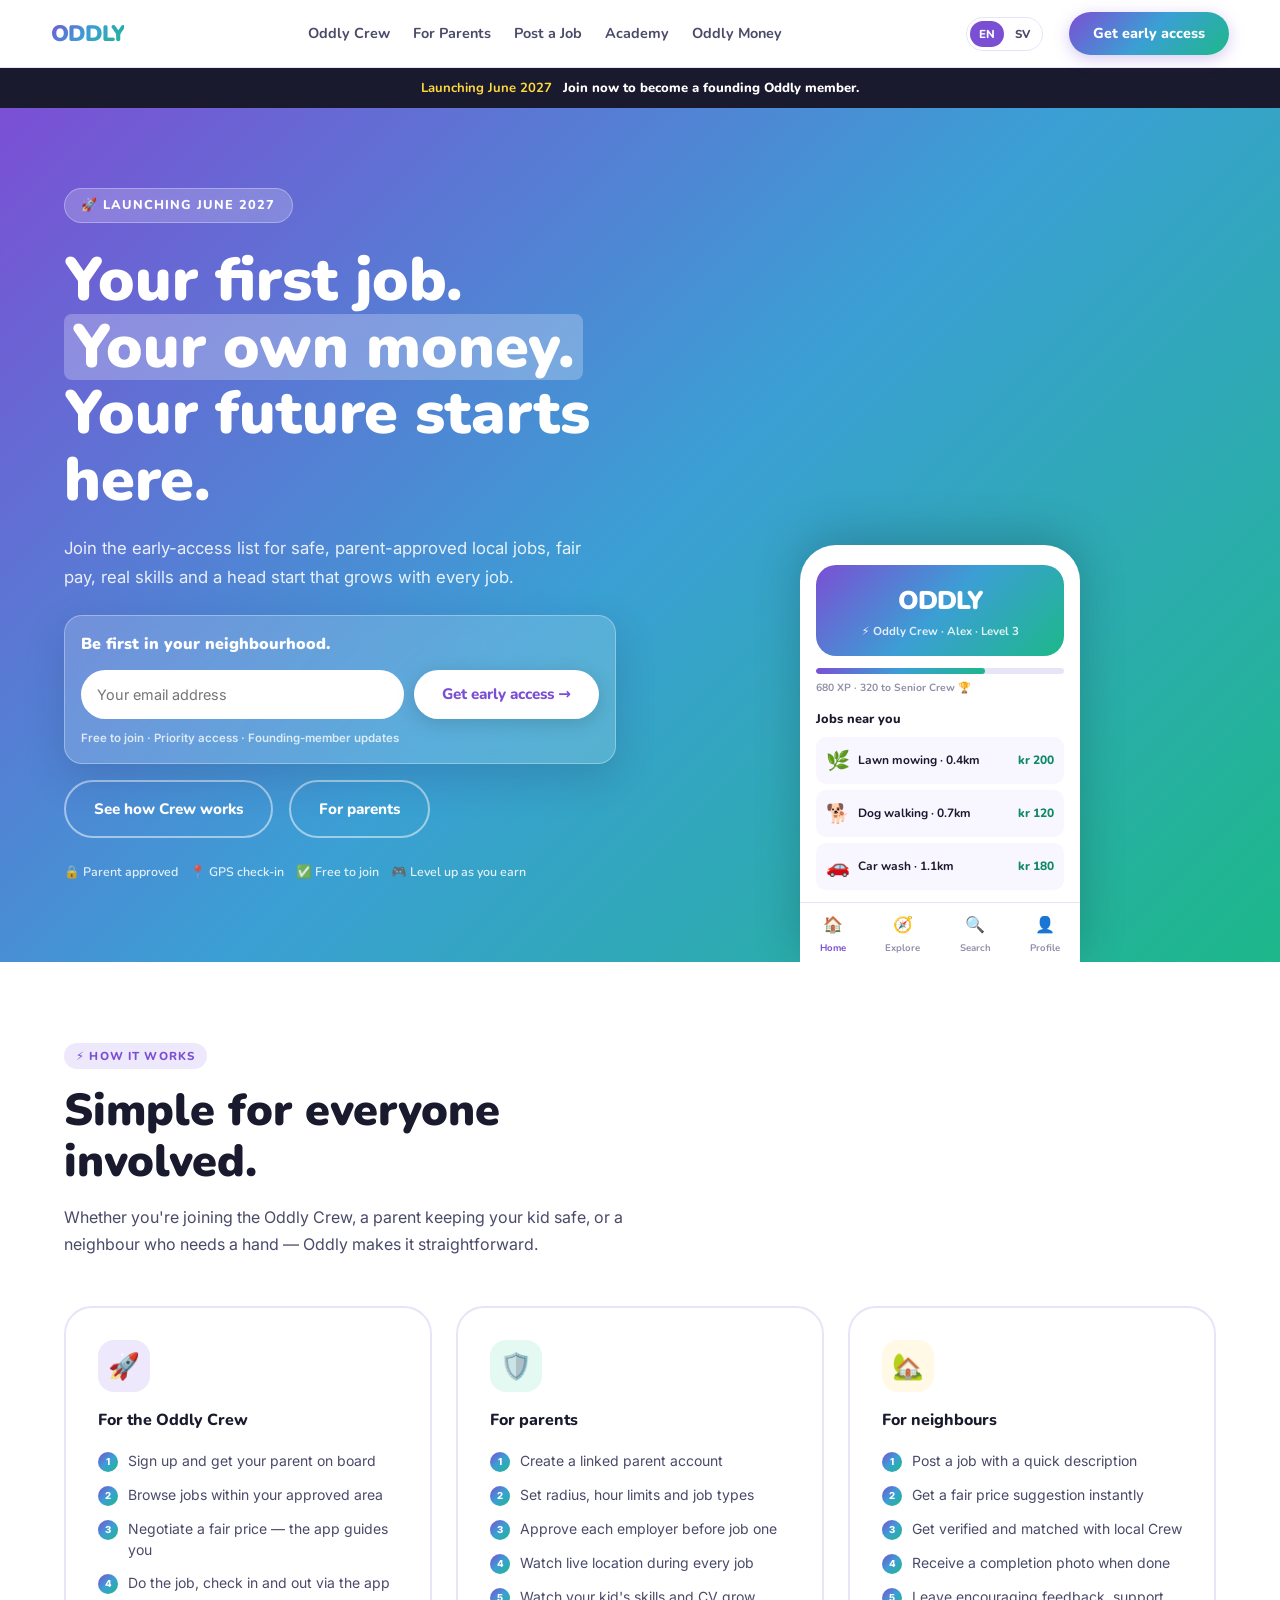
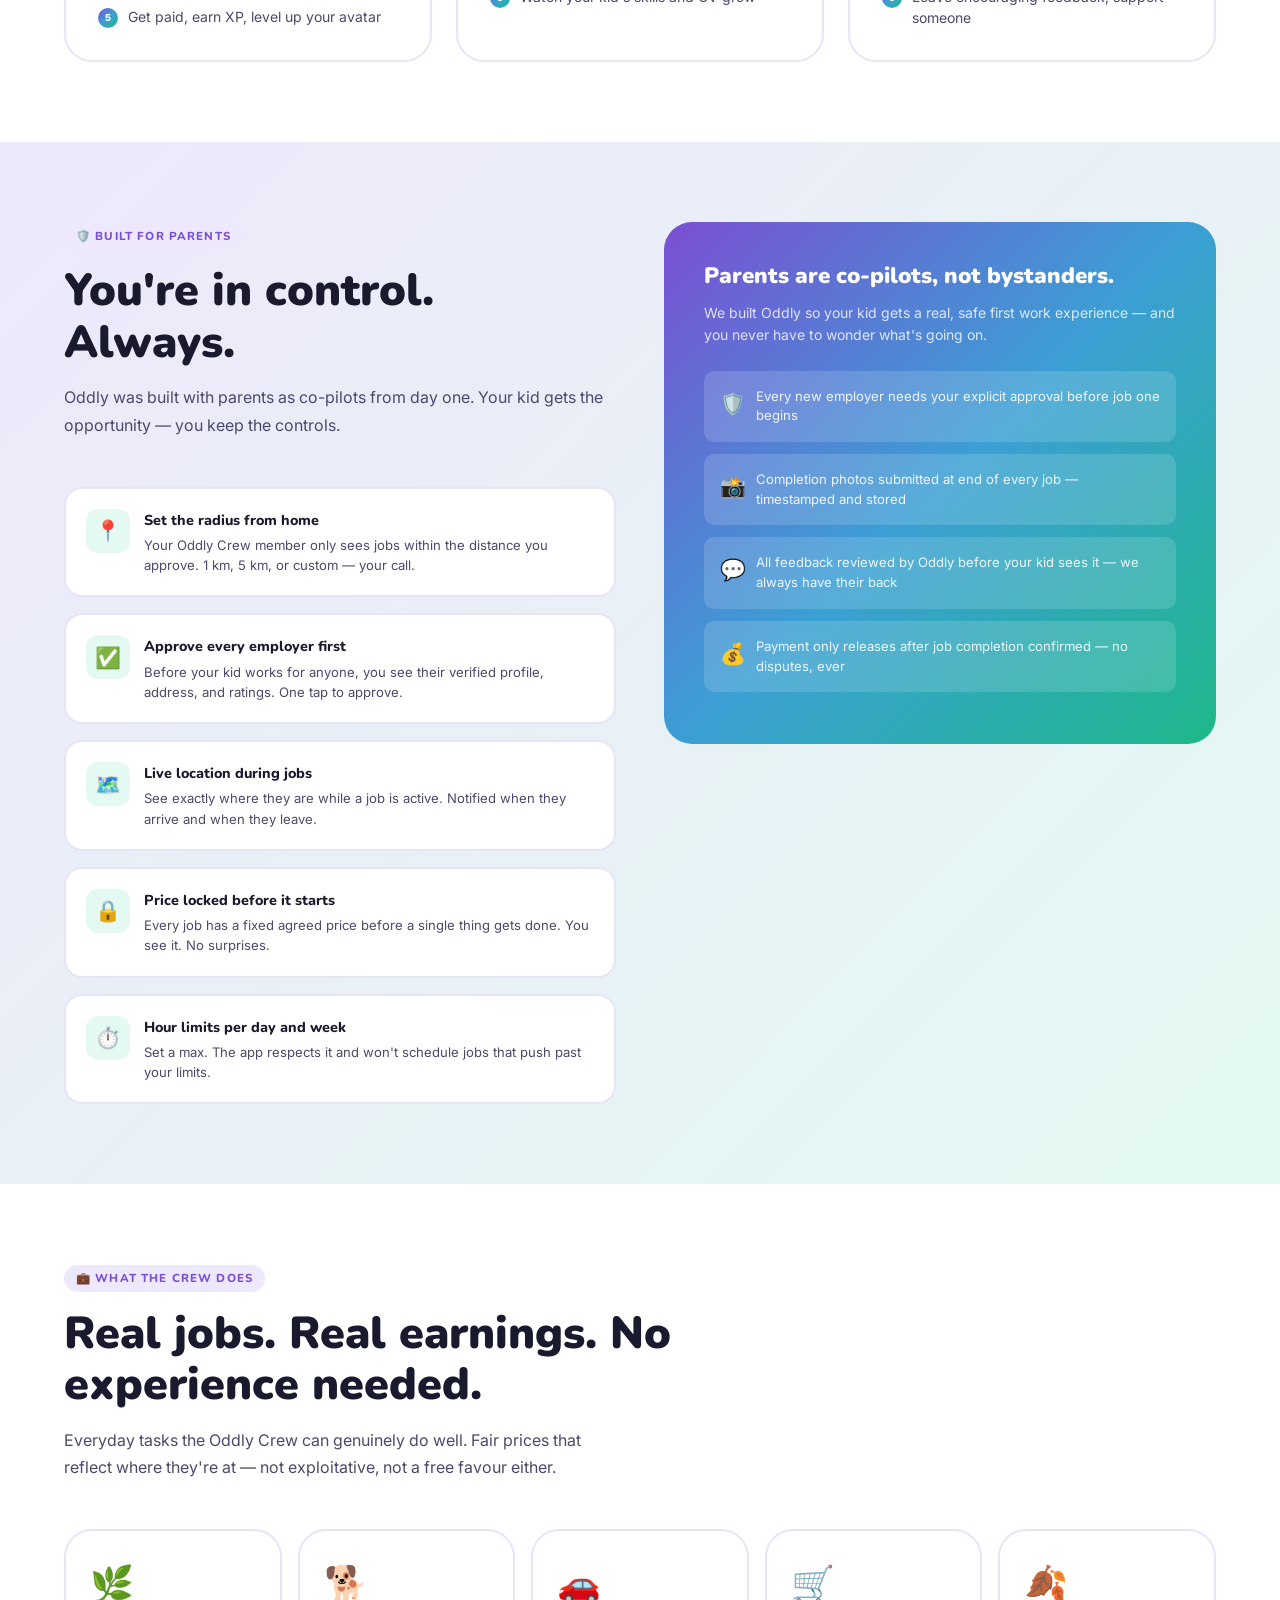
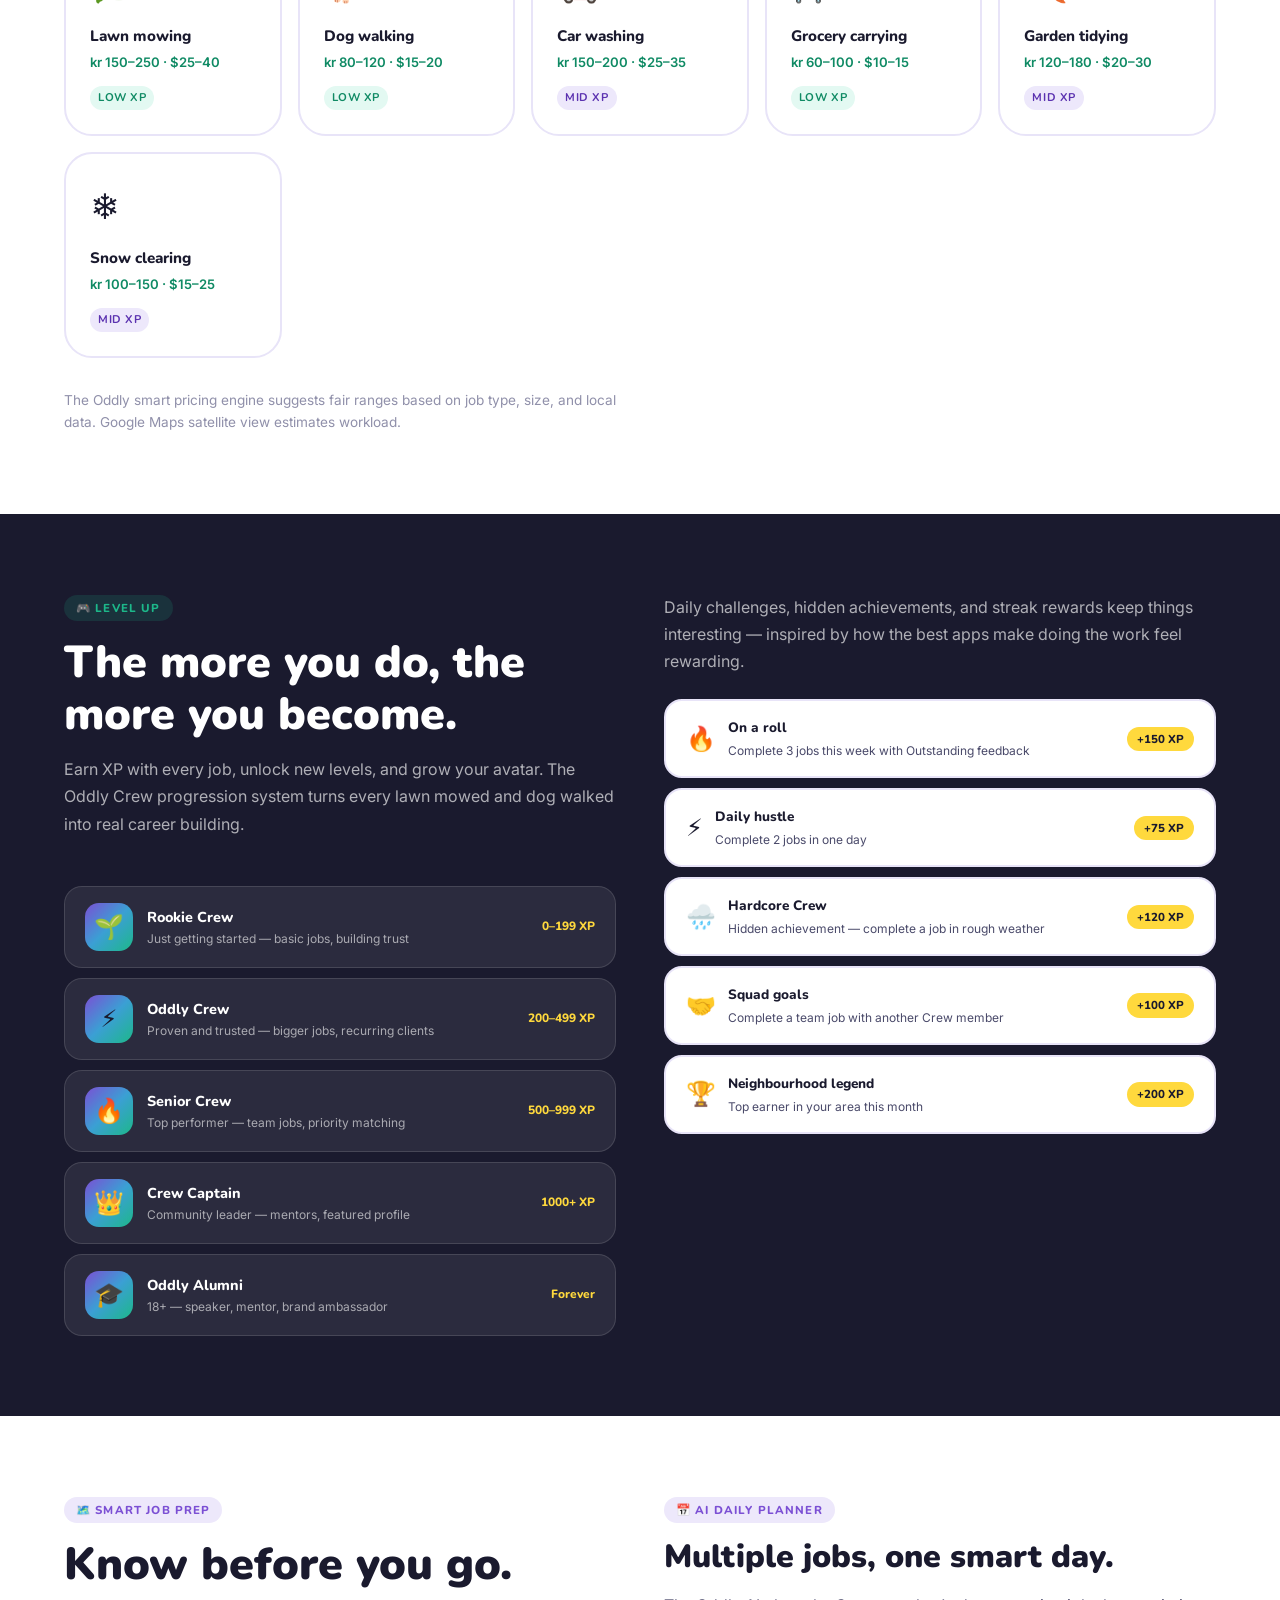
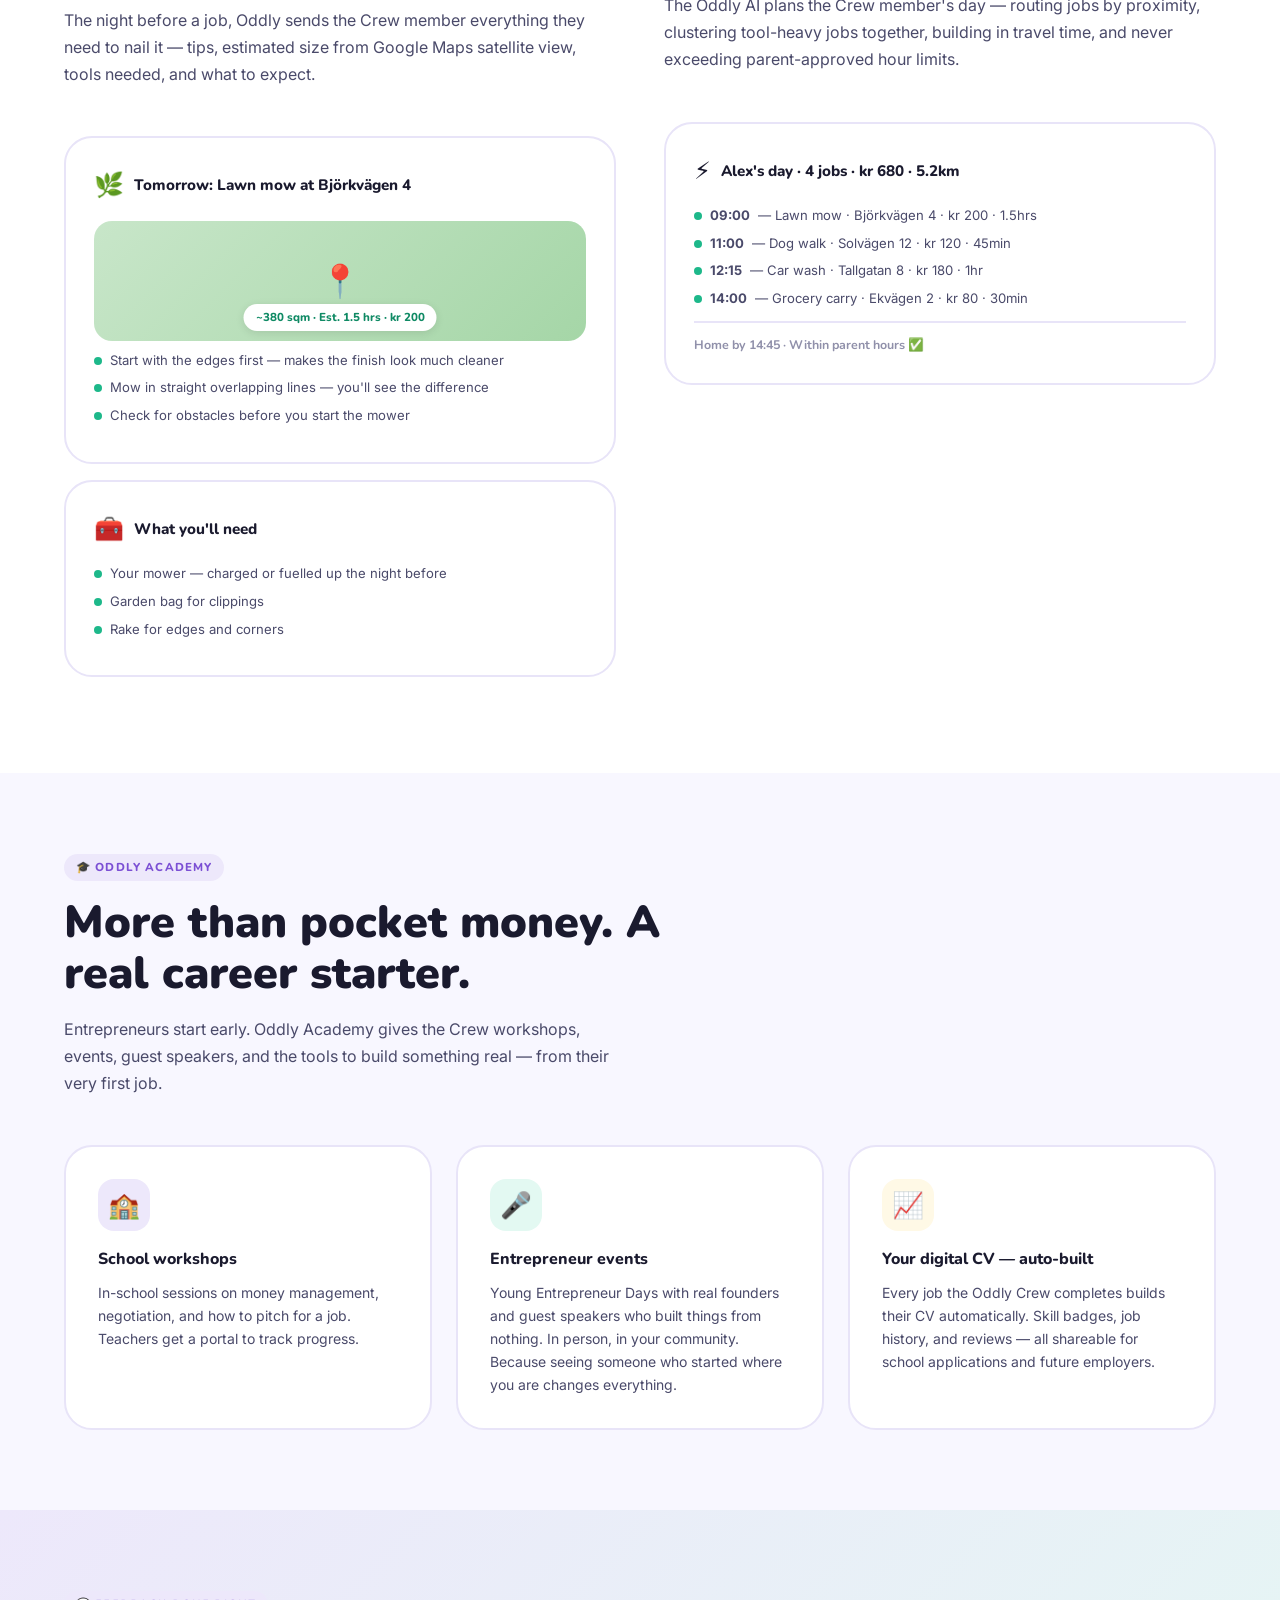
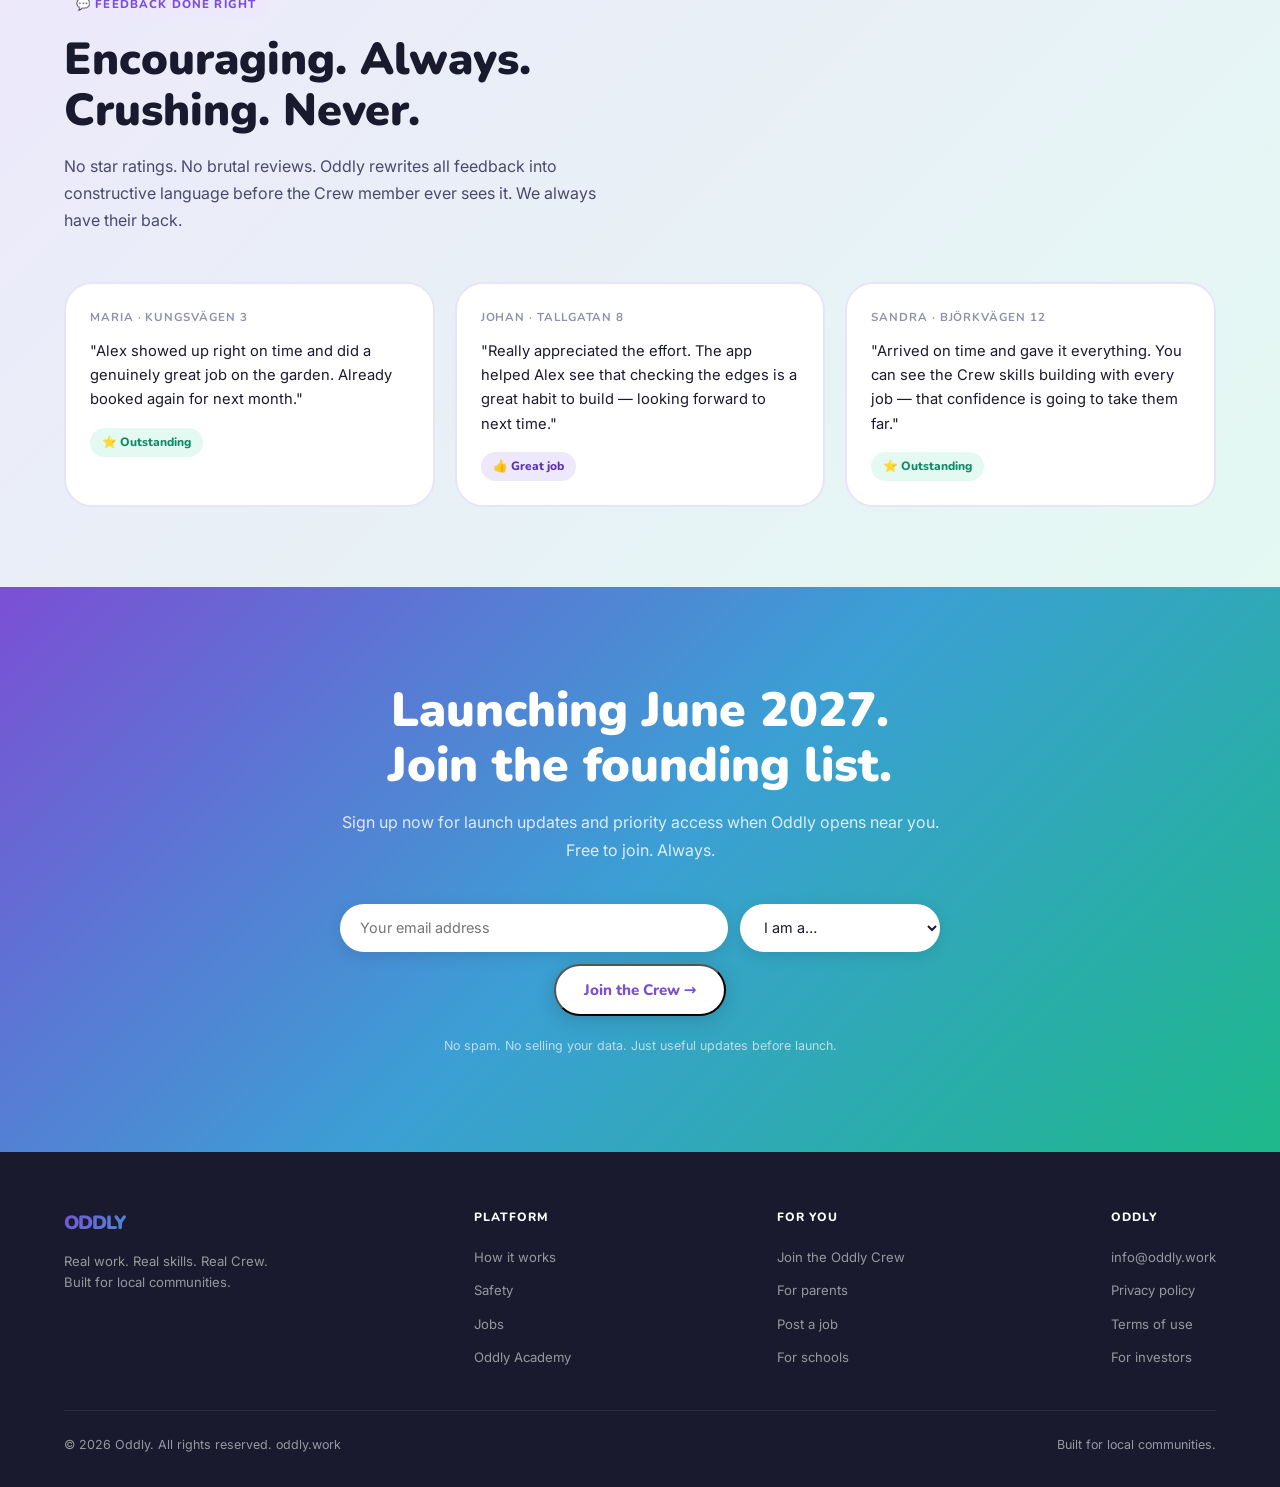
<file: index.html>
<!DOCTYPE html>
<html lang="en">
<head>
  <meta charset="UTF-8" />
  <meta name="viewport" content="width=device-width, initial-scale=1.0" />
  <title>Oddly — Launching June 2027 | Join Early Access</title>
  <meta name="description" content="Join Oddly early access before our June 2027 launch. Safe, parent-approved local jobs, fair pay and real skills for young people." />
  <link rel="preconnect" href="https://fonts.googleapis.com" />
  <link rel="preconnect" href="https://fonts.gstatic.com" crossorigin />
  <link href="https://fonts.googleapis.com/css2?family=Nunito:wght@400;600;700;800;900&family=Inter:wght@400;500;600&display=swap" rel="stylesheet" />
  <style>
    :root {
      --purple:      #7B4FD4;
      --purple-dark: #5B32B0;
      --purple-light:#EDE8FB;
      --teal:        #1DB88A;
      --teal-dark:   #0F8A64;
      --teal-light:  #E3F9F2;
      --grad:        linear-gradient(135deg, #7B4FD4 0%, #3B9FD4 50%, #1DB88A 100%);
      --grad-soft:   linear-gradient(135deg, #EDE8FB 0%, #E3F9F2 100%);
      --ink:         #1A1A2E;
      --ink-muted:   #4A4A6A;
      --ink-faint:   #9090AA;
      --white:       #FFFFFF;
      --bg:          #F8F7FF;
      --border:      #E8E4F8;
      --yellow:      #FFD93D;
      --coral:       #FF6B6B;
      --sans:        'Nunito', system-ui, sans-serif;
      --body:        'Inter', system-ui, sans-serif;
      --radius:      18px;
      --radius-sm:   10px;
      --radius-xl:   28px;
    }
    *, *::before, *::after { box-sizing: border-box; margin: 0; padding: 0; }
    html { scroll-behavior: smooth; }
    body { font-family: var(--body); background: var(--bg); color: var(--ink); line-height: 1.6; -webkit-font-smoothing: antialiased; }
    a { color: inherit; text-decoration: none; }
    nav {
      position: sticky; top: 0; z-index: 100;
      background: rgba(255,255,255,0.95); backdrop-filter: blur(16px);
      border-bottom: 1px solid var(--border);
      padding: 0 clamp(1.25rem,4vw,4rem); height: 68px;
      display: flex; align-items: center; gap: clamp(.75rem,2vw,2rem);
    }
    .nav-logo { flex: 0 0 auto; font-family: var(--sans); font-weight: 900; font-size: 1.4rem; letter-spacing: -1px; background: var(--grad); -webkit-background-clip: text; -webkit-text-fill-color: transparent; background-clip: text; }
    .nav-links { flex: 1 1 auto; display: flex; justify-content: center; gap: clamp(.65rem,1.8vw,2rem); list-style: none; font-family: var(--sans); font-size: 0.9rem; font-weight: 700; color: var(--ink-muted); white-space: nowrap; }
    .nav-links a:hover { color: var(--purple); }
    .nav-links a.active { color: var(--purple); }
    .nav-cta { background: var(--grad); color: var(--white); padding: 0.6rem 1.5rem; border-radius: 99px; font-family: var(--sans); font-weight: 800; font-size: 0.9rem; transition: opacity 0.2s, transform 0.15s; box-shadow: 0 4px 16px rgba(123,79,212,0.3); }
    .nav-cta:hover { opacity: 0.9; transform: translateY(-1px); }
    .launch-strip { background: var(--ink); color: var(--white); padding: 0.6rem 5vw; display: flex; justify-content: center; align-items: center; gap: 0.7rem; text-align: center; font-family: var(--sans); font-size: 0.82rem; font-weight: 800; }
    .launch-strip strong { color: var(--yellow); }
    @media (max-width: 1240px) { .nav-cta { display: none; } }
    @media (max-width: 900px) { .nav-links { display: none; } }
    .hero { background: var(--grad); padding: 5rem 5vw 0; display: grid; grid-template-columns: 1fr 1fr; gap: 3rem; align-items: end; overflow: hidden; min-height: 85vh; }
    .hero-content { padding-bottom: 5rem; }
    .hero-crew-badge { display: inline-flex; align-items: center; gap: 8px; background: rgba(255,255,255,0.2); border: 1px solid rgba(255,255,255,0.3); border-radius: 99px; padding: 6px 16px; font-family: var(--sans); font-size: 0.8rem; font-weight: 800; color: var(--white); text-transform: uppercase; letter-spacing: 0.08em; margin-bottom: 1.5rem; backdrop-filter: blur(8px); }
    .hero-headline { font-family: var(--sans); font-weight: 900; font-size: clamp(2.4rem, 5vw, 3.8rem); line-height: 1.1; color: var(--white); margin-bottom: 1.25rem; }
    .hero-headline .highlight { background: rgba(255,255,255,0.25); border-radius: 8px; padding: 0 8px; display: inline-block; }
    .hero-sub { font-size: 1.05rem; color: rgba(255,255,255,0.88); max-width: 520px; margin-bottom: 1.5rem; line-height: 1.7; }
    .hero-signup { max-width: 560px; padding: 1rem; margin-bottom: 1rem; background: rgba(255,255,255,0.16); border: 1px solid rgba(255,255,255,0.32); border-radius: var(--radius); backdrop-filter: blur(12px); box-shadow: 0 14px 40px rgba(35,25,80,0.18); }
    .hero-signup-title { color: var(--white); font-family: var(--sans); font-weight: 900; font-size: 1rem; margin-bottom: 0.75rem; }
    .hero-signup-form { display: grid; grid-template-columns: minmax(0,1fr) auto; gap: 0.65rem; }
    .hero-signup-form input { min-width: 0; padding: 0.9rem 1rem; border: 0; border-radius: 99px; color: var(--ink); font-family: var(--body); font-size: 0.9rem; outline: none; }
    .hero-signup-form button { border: 0; cursor: pointer; }
    .hero-signup-note { margin-top: 0.65rem; color: rgba(255,255,255,0.78); font-size: 0.72rem; font-weight: 600; }
    .hero-signup .waitlist-success { margin-top: 0; }
    .hero-actions { display: flex; gap: 1rem; flex-wrap: wrap; margin-bottom: 1.5rem; }
    .btn-white { background: var(--white); color: var(--purple); padding: 0.9rem 1.75rem; border-radius: 99px; font-family: var(--sans); font-weight: 800; font-size: 0.95rem; transition: transform 0.15s, box-shadow 0.15s; box-shadow: 0 4px 20px rgba(0,0,0,0.15); display: inline-flex; align-items: center; gap: 6px; }
    .btn-white:hover { transform: translateY(-2px); box-shadow: 0 8px 28px rgba(0,0,0,0.2); }
    .btn-outline-white { background: transparent; color: var(--white); padding: 0.9rem 1.75rem; border-radius: 99px; font-family: var(--sans); font-weight: 800; font-size: 0.95rem; border: 2px solid rgba(255,255,255,0.5); transition: background 0.2s, border-color 0.2s; display: inline-flex; align-items: center; gap: 6px; }
    .btn-outline-white:hover { background: rgba(255,255,255,0.15); border-color: white; }
    .btn-grad { background: var(--grad); color: var(--white); padding: 0.9rem 1.75rem; border-radius: 99px; font-family: var(--sans); font-weight: 800; font-size: 0.95rem; display: inline-flex; align-items: center; gap: 6px; box-shadow: 0 4px 16px rgba(123,79,212,0.3); transition: opacity 0.2s, transform 0.15s; }
    .btn-grad:hover { opacity: 0.9; transform: translateY(-2px); }
    .hero-trust { display: flex; gap: 0.75rem; flex-wrap: wrap; }
    .hero-trust-item { display: flex; align-items: center; gap: 5px; font-size: 0.78rem; font-weight: 600; color: rgba(255,255,255,0.85); font-family: var(--sans); }
    .hero-phone { justify-self: center; align-self: end; width: 280px; background: white; border-radius: 36px 36px 0 0; box-shadow: 0 -8px 48px rgba(0,0,0,0.2); overflow: hidden; padding: 20px 16px 0; }
    .phone-header-grad { background: var(--grad); border-radius: 20px; padding: 16px; margin-bottom: 12px; text-align: center; }
    .phone-logo { font-family: var(--sans); font-weight: 900; font-size: 1.6rem; color: white; letter-spacing: -1px; }
    .phone-crew-tag { font-family: var(--sans); font-weight: 700; font-size: 0.72rem; color: rgba(255,255,255,0.85); }
    .phone-section-title { font-family: var(--sans); font-weight: 800; font-size: 0.8rem; color: var(--ink); margin-bottom: 8px; }
    .phone-jobs { display: flex; flex-direction: column; gap: 6px; margin-bottom: 12px; }
    .phone-job-row { display: flex; align-items: center; gap: 8px; background: var(--bg); border-radius: 10px; padding: 8px 10px; }
    .phone-job-emoji { font-size: 1.2rem; }
    .phone-job-name { font-family: var(--sans); font-weight: 700; font-size: 0.75rem; color: var(--ink); flex: 1; }
    .phone-job-pay { font-family: var(--sans); font-weight: 800; font-size: 0.75rem; color: var(--teal-dark); }
    .phone-xp-bar { background: var(--border); border-radius: 99px; height: 6px; margin-bottom: 6px; overflow: hidden; }
    .phone-xp-fill { height: 100%; background: var(--grad); border-radius: 99px; width: 68%; }
    .phone-xp-label { font-family: var(--sans); font-size: 0.65rem; font-weight: 700; color: var(--ink-faint); margin-bottom: 12px; }
    .phone-nav { display: flex; justify-content: space-around; border-top: 1px solid var(--border); padding: 10px 0 6px; margin: 0 -16px; }
    .phone-nav-item { display: flex; flex-direction: column; align-items: center; gap: 2px; font-family: var(--sans); font-size: 0.6rem; font-weight: 700; color: var(--ink-faint); }
    .phone-nav-item.active { color: var(--purple); }
    .phone-nav-icon { font-size: 1rem; }
    .section { padding: 5rem 5vw; }
    .section-alt { background: var(--white); }
    .section-grad { background: var(--grad-soft); }
    .section-dark { background: var(--ink); }
    .section-label { display: inline-flex; align-items: center; gap: 6px; font-family: var(--sans); font-size: 0.72rem; font-weight: 800; text-transform: uppercase; letter-spacing: 0.1em; color: var(--purple); background: var(--purple-light); padding: 4px 12px; border-radius: 99px; margin-bottom: 1rem; }
    .section-dark .section-label { color: var(--teal); background: rgba(29,184,138,0.15); }
    .section-headline { font-family: var(--sans); font-weight: 900; font-size: clamp(1.8rem, 3.5vw, 2.8rem); line-height: 1.15; color: var(--ink); max-width: 620px; margin-bottom: 1rem; }
    .section-dark .section-headline { color: var(--white); }
    .section-sub { font-size: 1rem; color: var(--ink-muted); max-width: 560px; margin-bottom: 3rem; line-height: 1.7; }
    .section-dark .section-sub { color: rgba(255,255,255,0.65); }
    .how-grid { display: grid; grid-template-columns: repeat(auto-fit, minmax(280px, 1fr)); gap: 1.5rem; }
    .how-card { background: var(--white); border-radius: var(--radius-xl); padding: 2rem; border: 2px solid var(--border); transition: border-color 0.2s, transform 0.2s; }
    .how-card:hover { border-color: var(--purple); transform: translateY(-3px); }
    .how-card-icon { width: 52px; height: 52px; border-radius: 16px; display: flex; align-items: center; justify-content: center; font-size: 1.6rem; margin-bottom: 1rem; }
    .icon-purple { background: var(--purple-light); }
    .icon-teal { background: var(--teal-light); }
    .icon-yellow { background: #FFF9E6; }
    .icon-coral { background: #FFF0F0; }
    .how-card-title { font-family: var(--sans); font-weight: 800; font-size: 1rem; color: var(--ink); margin-bottom: 0.5rem; }
    .how-card-desc { font-size: 0.875rem; color: var(--ink-muted); line-height: 1.65; }
    .how-steps { list-style: none; display: flex; flex-direction: column; gap: 0.75rem; margin-top: 1rem; }
    .how-step { display: flex; gap: 10px; align-items: flex-start; font-size: 0.875rem; color: var(--ink-muted); line-height: 1.5; }
    .how-step-dot { width: 20px; height: 20px; border-radius: 50%; background: var(--grad); display: flex; align-items: center; justify-content: center; font-size: 0.6rem; font-weight: 800; color: white; flex-shrink: 0; margin-top: 2px; }
    .two-col { display: grid; grid-template-columns: 1fr 1fr; gap: 3rem; align-items: start; }
    .three-col { display: grid; grid-template-columns: repeat(auto-fit, minmax(220px, 1fr)); gap: 1.25rem; }
    .feature-list { display: flex; flex-direction: column; gap: 1rem; }
    .feature-item { display: flex; gap: 14px; align-items: flex-start; padding: 1.25rem; background: var(--white); border-radius: var(--radius); border: 2px solid var(--border); transition: border-color 0.2s; }
    .feature-item:hover { border-color: var(--purple); }
    .feature-item.teal:hover { border-color: var(--teal); }
    .feature-icon { width: 44px; height: 44px; border-radius: 12px; display: flex; align-items: center; justify-content: center; font-size: 1.3rem; flex-shrink: 0; }
    .fi-teal { background: var(--teal-light); }
    .fi-purple { background: var(--purple-light); }
    .fi-yellow { background: #FFF9E6; }
    .fi-coral { background: #FFF0F0; }
    .feature-title { font-family: var(--sans); font-size: 0.9rem; font-weight: 800; color: var(--ink); margin-bottom: 3px; }
    .feature-desc { font-size: 0.82rem; color: var(--ink-muted); line-height: 1.55; }
    .aside-card { background: var(--grad); border-radius: var(--radius-xl); padding: 2.5rem; color: var(--white); position: sticky; top: 80px; }
    .aside-card.dark { background: var(--ink); }
    .aside-title { font-family: var(--sans); font-weight: 900; font-size: 1.4rem; margin-bottom: 0.75rem; line-height: 1.25; }
    .aside-desc { font-size: 0.875rem; opacity: 0.8; margin-bottom: 1.5rem; line-height: 1.6; }
    .aside-stat { background: rgba(255,255,255,0.15); border-radius: var(--radius-sm); padding: 1rem; margin-bottom: 0.75rem; display: flex; align-items: flex-start; gap: 10px; backdrop-filter: blur(8px); }
    .aside-stat-icon { font-size: 1.3rem; flex-shrink: 0; }
    .aside-stat-text { font-size: 0.82rem; line-height: 1.5; opacity: 0.9; }
    .jobs-grid { display: grid; grid-template-columns: repeat(auto-fill, minmax(180px, 1fr)); gap: 1rem; margin-bottom: 2rem; }
    .job-card { background: var(--white); border-radius: var(--radius-xl); padding: 1.5rem; border: 2px solid var(--border); transition: transform 0.15s, box-shadow 0.15s, border-color 0.15s; }
    .job-card:hover { transform: translateY(-4px); box-shadow: 0 12px 32px rgba(123,79,212,0.12); border-color: var(--purple); }
    .job-card-emoji { font-size: 2.2rem; margin-bottom: 0.75rem; }
    .job-card-name { font-family: var(--sans); font-size: 0.95rem; font-weight: 800; color: var(--ink); margin-bottom: 4px; }
    .job-card-range { font-size: 0.82rem; color: var(--teal-dark); font-weight: 600; margin-bottom: 10px; }
    .job-card-xp { font-size: 0.7rem; font-weight: 700; font-family: var(--sans); padding: 3px 8px; border-radius: 99px; display: inline-block; text-transform: uppercase; letter-spacing: 0.05em; }
    .xp-low { background: var(--teal-light); color: var(--teal-dark); }
    .xp-mid { background: var(--purple-light); color: var(--purple-dark); }
    .game-grid { display: grid; grid-template-columns: 1fr 1fr; gap: 3rem; align-items: start; }
    .level-cards { display: flex; flex-direction: column; gap: 10px; }
    .level-card { display: flex; gap: 14px; align-items: center; background: rgba(255,255,255,0.08); border-radius: var(--radius); padding: 1rem 1.25rem; border: 1px solid rgba(255,255,255,0.12); transition: background 0.2s; }
    .level-card:hover { background: rgba(255,255,255,0.14); }
    .level-card-avatar { width: 48px; height: 48px; border-radius: 14px; background: var(--grad); display: flex; align-items: center; justify-content: center; font-size: 1.5rem; flex-shrink: 0; }
    .level-card-name { font-family: var(--sans); font-weight: 800; font-size: 0.9rem; color: var(--white); margin-bottom: 2px; }
    .level-card-desc { font-size: 0.75rem; color: rgba(255,255,255,0.6); line-height: 1.4; }
    .level-card-jobs { font-family: var(--sans); font-weight: 800; font-size: 0.75rem; color: var(--yellow); margin-left: auto; white-space: nowrap; }
    .challenge-showcase { display: flex; flex-direction: column; gap: 10px; }
    .challenge-card { background: var(--white); border-radius: var(--radius); padding: 1rem 1.25rem; border: 2px solid var(--border); display: flex; gap: 12px; align-items: center; }
    .challenge-icon { font-size: 1.5rem; flex-shrink: 0; }
    .challenge-title { font-family: var(--sans); font-weight: 800; font-size: 0.85rem; color: var(--ink); margin-bottom: 2px; }
    .challenge-desc { font-size: 0.75rem; color: var(--ink-muted); }
    .challenge-reward { margin-left: auto; background: var(--yellow); border-radius: 99px; padding: 3px 10px; font-family: var(--sans); font-size: 0.72rem; font-weight: 800; color: var(--ink); white-space: nowrap; flex-shrink: 0; }
    .prep-card { background: var(--white); border-radius: var(--radius-xl); padding: 1.75rem; border: 2px solid var(--border); margin-bottom: 1rem; }
    .prep-card-header { display: flex; align-items: center; gap: 10px; margin-bottom: 1rem; }
    .prep-card-icon { font-size: 1.5rem; }
    .prep-card-title { font-family: var(--sans); font-weight: 800; font-size: 0.95rem; color: var(--ink); }
    .prep-tip { display: flex; gap: 8px; align-items: flex-start; margin-bottom: 8px; font-size: 0.82rem; color: var(--ink-muted); line-height: 1.5; }
    .prep-tip-dot { width: 8px; height: 8px; border-radius: 50%; background: var(--teal); flex-shrink: 0; margin-top: 6px; }
    .map-preview { background: linear-gradient(135deg, #c8e6c9, #a5d6a7); border-radius: var(--radius); height: 120px; display: flex; align-items: center; justify-content: center; margin-bottom: 10px; position: relative; overflow: hidden; }
    .map-pin { font-size: 2rem; }
    .map-label { position: absolute; bottom: 10px; left: 50%; transform: translateX(-50%); background: var(--white); border-radius: 99px; padding: 4px 12px; font-family: var(--sans); font-size: 0.72rem; font-weight: 800; color: var(--teal-dark); box-shadow: 0 2px 8px rgba(0,0,0,0.1); white-space: nowrap; }
    .feedback-grid { display: grid; grid-template-columns: repeat(auto-fit, minmax(260px, 1fr)); gap: 1.25rem; }
    .feedback-card { background: var(--white); border-radius: var(--radius-xl); padding: 1.5rem; border: 2px solid var(--border); }
    .feedback-from { font-family: var(--sans); font-size: 0.72rem; font-weight: 700; text-transform: uppercase; letter-spacing: 0.08em; color: var(--ink-faint); margin-bottom: 0.75rem; }
    .feedback-text { font-size: 0.92rem; color: var(--ink); line-height: 1.65; margin-bottom: 1rem; }
    .feedback-badge { display: inline-flex; align-items: center; gap: 5px; font-family: var(--sans); font-size: 0.75rem; font-weight: 800; padding: 5px 12px; border-radius: 99px; }
    .fb-outstanding { background: var(--teal-light); color: var(--teal-dark); }
    .fb-great { background: var(--purple-light); color: var(--purple-dark); }
    .markets-grid { display: grid; grid-template-columns: 1fr 1fr; gap: 1.5rem; }
    .market-card { background: var(--white); border-radius: var(--radius-xl); padding: 2rem; border: 2px solid var(--border); transition: border-color 0.2s, transform 0.15s; }
    .market-card:hover { border-color: var(--purple); transform: translateY(-2px); }
    .market-flag { font-size: 2.8rem; margin-bottom: 1rem; }
    .market-name { font-family: var(--sans); font-weight: 900; font-size: 1.3rem; color: var(--ink); margin-bottom: 0.5rem; }
    .market-desc { font-size: 0.875rem; color: var(--ink-muted); line-height: 1.65; margin-bottom: 1.25rem; }
    .market-tags { display: flex; flex-wrap: wrap; gap: 6px; }
    .market-tag { background: var(--purple-light); color: var(--purple-dark); font-family: var(--sans); font-size: 0.72rem; font-weight: 700; padding: 4px 10px; border-radius: 99px; }
    .waitlist-section { background: var(--grad); padding: 6rem 5vw; text-align: center; }
    .waitlist-inner { max-width: 600px; margin: 0 auto; }
    .waitlist-headline { font-family: var(--sans); font-weight: 900; font-size: clamp(2rem, 4vw, 3rem); color: var(--white); margin-bottom: 1rem; line-height: 1.15; }
    .waitlist-sub { font-size: 1rem; color: rgba(255,255,255,0.82); margin-bottom: 2.5rem; line-height: 1.7; }
    .waitlist-form { display: flex; gap: 0.75rem; flex-wrap: wrap; justify-content: center; }
    .waitlist-input { flex: 1; min-width: 220px; padding: 0.9rem 1.25rem; border-radius: 99px; border: none; font-family: var(--body); font-size: 0.9rem; color: var(--ink); outline: none; box-shadow: 0 4px 16px rgba(0,0,0,0.1); }
    .waitlist-select { padding: 0.9rem 1.25rem; border-radius: 99px; border: none; font-family: var(--body); font-size: 0.9rem; color: var(--ink); background: var(--white); cursor: pointer; outline: none; box-shadow: 0 4px 16px rgba(0,0,0,0.1); }
    .waitlist-note { font-size: 0.78rem; color: rgba(255,255,255,0.65); margin-top: 1.25rem; }
    .waitlist-success { display: none; background: rgba(255,255,255,0.2); border: 1px solid rgba(255,255,255,0.4); border-radius: var(--radius); padding: 1rem 1.5rem; font-family: var(--sans); font-size: 0.95rem; font-weight: 700; color: var(--white); margin-top: 1.5rem; backdrop-filter: blur(8px); }
    footer { background: var(--ink); color: rgba(255,255,255,0.55); padding: 3.5rem 5vw 2rem; }
    .footer-inner { display: flex; justify-content: space-between; align-items: flex-start; gap: 2rem; flex-wrap: wrap; margin-bottom: 2.5rem; }
    .footer-brand { max-width: 240px; }
    .footer-logo-text { font-family: var(--sans); font-weight: 900; font-size: 1.2rem; letter-spacing: -1px; background: var(--grad); -webkit-background-clip: text; -webkit-text-fill-color: transparent; background-clip: text; margin-bottom: 0.75rem; }
    .footer-tagline { font-size: 0.82rem; line-height: 1.6; }
    .footer-col h4 { font-family: var(--sans); font-size: 0.75rem; font-weight: 800; text-transform: uppercase; letter-spacing: 0.08em; color: var(--white); margin-bottom: 1rem; }
    .footer-col ul { list-style: none; display: flex; flex-direction: column; gap: 0.5rem; }
    .footer-col a { font-size: 0.82rem; transition: color 0.15s; }
    .footer-col a:hover { color: var(--white); }
    .footer-bottom { border-top: 1px solid rgba(255,255,255,0.08); padding-top: 1.5rem; display: flex; justify-content: space-between; align-items: center; flex-wrap: wrap; gap: 1rem; font-size: 0.78rem; }
    .footer-markets { display: flex; gap: 0.75rem; }
    .reveal { opacity: 0; transform: translateY(24px); transition: opacity 0.65s ease, transform 0.65s ease; }
    .reveal.visible { opacity: 1; transform: translateY(0); }
    @media (prefers-reduced-motion: reduce) { .reveal { opacity: 1; transform: none; transition: none; } }
    @media (max-width: 900px) { .hero { grid-template-columns: 1fr; min-height: auto; } .hero-phone { display: none; } .two-col, .game-grid, .markets-grid { grid-template-columns: 1fr; } .aside-card { position: static; } }
    @media (max-width: 600px) { .launch-strip { align-items: flex-start; font-size: 0.76rem; } .hero-signup-form { grid-template-columns: 1fr; } .hero-signup-form .btn-white { width: 100%; justify-content: center; } .hero-actions { flex-direction: column; } .btn-white, .btn-outline-white, .btn-grad { justify-content: center; } .jobs-grid { grid-template-columns: 1fr 1fr; } .waitlist-form { flex-direction: column; } .waitlist-input, .waitlist-select { width: 100%; } }
  </style>
</head>
<body>
  <nav>
    <a href="index.html" class="nav-logo">ODDLY</a>
    <ul class="nav-links">
      <li><a href="crew.html">Oddly Crew</a></li>
      <li><a href="parents.html">For Parents</a></li>
      <li><a href="neighbours.html">Post a Job</a></li>
      <li><a href="academy.html">Academy</a></li>
      <li><a href="money.html">Oddly Money</a></li>
    </ul>
    <a href="#early-access" class="nav-cta">Get early access</a>
  </nav>
  <div class="launch-strip"><strong>Launching June 2027</strong><span>Join now to become a founding Oddly member.</span></div>
  <section class="hero">
    <div class="hero-content">
      <div class="hero-crew-badge">🚀 Launching June 2027</div>
      <h1 class="hero-headline">Your first job.<br><span class="highlight">Your own money.</span><br>Your future starts here.</h1>
      <p class="hero-sub">Join the early-access list for safe, parent-approved local jobs, fair pay, real skills and a head start that grows with every job.</p>
      <div class="hero-signup" id="early-access">
        <div class="hero-signup-title">Be first in your neighbourhood.</div>
        <form class="hero-signup-form" onsubmit="handleWaitlist(event)">
          <input type="email" placeholder="Your email address" aria-label="Email address" required />
          <button type="submit" class="btn-white">Get early access →</button>
        </form>
        <div class="waitlist-success">You're on the founding-member list. We'll keep you updated before June 2027.</div>
        <div class="hero-signup-note">Free to join · Priority access · Founding-member updates</div>
      </div>
      <div class="hero-actions">
        <a href="crew.html" class="btn-outline-white">See how Crew works</a>
        <a href="parents.html" class="btn-outline-white">For parents</a>
      </div>
      <div class="hero-trust">
        <div class="hero-trust-item">🔒 Parent approved</div>
        <div class="hero-trust-item">📍 GPS check-in</div>
        <div class="hero-trust-item">✅ Free to join</div>
        <div class="hero-trust-item">🎮 Level up as you earn</div>
      </div>
    </div>
    <div class="hero-phone">
      <div class="phone-header-grad"><div class="phone-logo">ODDLY</div><div class="phone-crew-tag">⚡ Oddly Crew · Alex · Level 3</div></div>
      <div class="phone-xp-bar"><div class="phone-xp-fill"></div></div>
      <div class="phone-xp-label">680 XP · 320 to Senior Crew 🏆</div>
      <div class="phone-section-title">Jobs near you</div>
      <div class="phone-jobs">
        <div class="phone-job-row"><div class="phone-job-emoji">🌿</div><div class="phone-job-name">Lawn mowing · 0.4km</div><div class="phone-job-pay">kr 200</div></div>
        <div class="phone-job-row"><div class="phone-job-emoji">🐕</div><div class="phone-job-name">Dog walking · 0.7km</div><div class="phone-job-pay">kr 120</div></div>
        <div class="phone-job-row"><div class="phone-job-emoji">🚗</div><div class="phone-job-name">Car wash · 1.1km</div><div class="phone-job-pay">kr 180</div></div>
      </div>
      <div class="phone-nav">
        <div class="phone-nav-item active"><div class="phone-nav-icon">🏠</div>Home</div>
        <div class="phone-nav-item"><div class="phone-nav-icon">🧭</div>Explore</div>
        <div class="phone-nav-item"><div class="phone-nav-icon">🔍</div>Search</div>
        <div class="phone-nav-item"><div class="phone-nav-icon">👤</div>Profile</div>
      </div>
    </div>
  </section>
  <section class="section section-alt" id="how-it-works">
    <div class="reveal">
      <div class="section-label">⚡ How it works</div>
      <h2 class="section-headline">Simple for everyone involved.</h2>
      <p class="section-sub">Whether you're joining the Oddly Crew, a parent keeping your kid safe, or a neighbour who needs a hand — Oddly makes it straightforward.</p>
    </div>
    <div class="how-grid">
      <div class="how-card reveal"><div class="how-card-icon icon-purple">🚀</div><div class="how-card-title">For the Oddly Crew</div><ul class="how-steps"><li class="how-step"><div class="how-step-dot">1</div>Sign up and get your parent on board</li><li class="how-step"><div class="how-step-dot">2</div>Browse jobs within your approved area</li><li class="how-step"><div class="how-step-dot">3</div>Negotiate a fair price — the app guides you</li><li class="how-step"><div class="how-step-dot">4</div>Do the job, check in and out via the app</li><li class="how-step"><div class="how-step-dot">5</div>Get paid, earn XP, level up your avatar</li></ul></div>
      <div class="how-card reveal"><div class="how-card-icon icon-teal">🛡️</div><div class="how-card-title">For parents</div><ul class="how-steps"><li class="how-step"><div class="how-step-dot">1</div>Create a linked parent account</li><li class="how-step"><div class="how-step-dot">2</div>Set radius, hour limits and job types</li><li class="how-step"><div class="how-step-dot">3</div>Approve each employer before job one</li><li class="how-step"><div class="how-step-dot">4</div>Watch live location during every job</li><li class="how-step"><div class="how-step-dot">5</div>Watch your kid's skills and CV grow</li></ul></div>
      <div class="how-card reveal"><div class="how-card-icon icon-yellow">🏡</div><div class="how-card-title">For neighbours</div><ul class="how-steps"><li class="how-step"><div class="how-step-dot">1</div>Post a job with a quick description</li><li class="how-step"><div class="how-step-dot">2</div>Get a fair price suggestion instantly</li><li class="how-step"><div class="how-step-dot">3</div>Get verified and matched with local Crew</li><li class="how-step"><div class="how-step-dot">4</div>Receive a completion photo when done</li><li class="how-step"><div class="how-step-dot">5</div>Leave encouraging feedback, support someone</li></ul></div>
    </div>
  </section>
  <section class="section section-grad" id="safety">
    <div class="two-col">
      <div>
        <div class="reveal"><div class="section-label">🛡️ Built for parents</div><h2 class="section-headline">You're in control. Always.</h2><p class="section-sub">Oddly was built with parents as co-pilots from day one. Your kid gets the opportunity — you keep the controls.</p></div>
        <div class="feature-list">
          <div class="feature-item teal reveal"><div class="feature-icon fi-teal">📍</div><div><div class="feature-title">Set the radius from home</div><div class="feature-desc">Your Oddly Crew member only sees jobs within the distance you approve. 1 km, 5 km, or custom — your call.</div></div></div>
          <div class="feature-item teal reveal"><div class="feature-icon fi-teal">✅</div><div><div class="feature-title">Approve every employer first</div><div class="feature-desc">Before your kid works for anyone, you see their verified profile, address, and ratings. One tap to approve.</div></div></div>
          <div class="feature-item teal reveal"><div class="feature-icon fi-teal">🗺️</div><div><div class="feature-title">Live location during jobs</div><div class="feature-desc">See exactly where they are while a job is active. Notified when they arrive and when they leave.</div></div></div>
          <div class="feature-item teal reveal"><div class="feature-icon fi-teal">🔒</div><div><div class="feature-title">Price locked before it starts</div><div class="feature-desc">Every job has a fixed agreed price before a single thing gets done. You see it. No surprises.</div></div></div>
          <div class="feature-item teal reveal"><div class="feature-icon fi-teal">⏱️</div><div><div class="feature-title">Hour limits per day and week</div><div class="feature-desc">Set a max. The app respects it and won't schedule jobs that push past your limits.</div></div></div>
        </div>
      </div>
      <div class="reveal">
        <div class="aside-card">
          <div class="aside-title">Parents are co-pilots, not bystanders.</div>
          <div class="aside-desc">We built Oddly so your kid gets a real, safe first work experience — and you never have to wonder what's going on.</div>
          <div class="aside-stat"><div class="aside-stat-icon">🛡️</div><div class="aside-stat-text">Every new employer needs your explicit approval before job one begins</div></div>
          <div class="aside-stat"><div class="aside-stat-icon">📸</div><div class="aside-stat-text">Completion photos submitted at end of every job — timestamped and stored</div></div>
          <div class="aside-stat"><div class="aside-stat-icon">💬</div><div class="aside-stat-text">All feedback reviewed by Oddly before your kid sees it — we always have their back</div></div>
          <div class="aside-stat"><div class="aside-stat-icon">💰</div><div class="aside-stat-text">Payment only releases after job completion confirmed — no disputes, ever</div></div>
        </div>
      </div>
    </div>
  </section>
  <section class="section section-alt" id="jobs">
    <div class="reveal"><div class="section-label">💼 What the Crew does</div><h2 class="section-headline">Real jobs. Real earnings. No experience needed.</h2><p class="section-sub">Everyday tasks the Oddly Crew can genuinely do well. Fair prices that reflect where they're at — not exploitative, not a free favour either.</p></div>
    <div class="jobs-grid reveal">
      <div class="job-card"><div class="job-card-emoji">🌿</div><div class="job-card-name">Lawn mowing</div><div class="job-card-range">kr 150–250 · $25–40</div><span class="job-card-xp xp-low">Low XP</span></div>
      <div class="job-card"><div class="job-card-emoji">🐕</div><div class="job-card-name">Dog walking</div><div class="job-card-range">kr 80–120 · $15–20</div><span class="job-card-xp xp-low">Low XP</span></div>
      <div class="job-card"><div class="job-card-emoji">🚗</div><div class="job-card-name">Car washing</div><div class="job-card-range">kr 150–200 · $25–35</div><span class="job-card-xp xp-mid">Mid XP</span></div>
      <div class="job-card"><div class="job-card-emoji">🛒</div><div class="job-card-name">Grocery carrying</div><div class="job-card-range">kr 60–100 · $10–15</div><span class="job-card-xp xp-low">Low XP</span></div>
      <div class="job-card"><div class="job-card-emoji">🍂</div><div class="job-card-name">Garden tidying</div><div class="job-card-range">kr 120–180 · $20–30</div><span class="job-card-xp xp-mid">Mid XP</span></div>
      <div class="job-card"><div class="job-card-emoji">❄️</div><div class="job-card-name">Snow clearing</div><div class="job-card-range">kr 100–150 · $15–25</div><span class="job-card-xp xp-mid">Mid XP</span></div>
    </div>
    <p class="reveal" style="font-size:0.85rem;color:var(--ink-faint);max-width:560px;">The Oddly smart pricing engine suggests fair ranges based on job type, size, and local data. Google Maps satellite view estimates workload.</p>
  </section>
  <section class="section section-dark" id="crew">
    <div class="game-grid">
      <div class="reveal"><div class="section-label">🎮 Level up</div><h2 class="section-headline">The more you do, the more you become.</h2><p class="section-sub">Earn XP with every job, unlock new levels, and grow your avatar. The Oddly Crew progression system turns every lawn mowed and dog walked into real career building.</p>
        <div class="level-cards">
          <div class="level-card"><div class="level-card-avatar">🌱</div><div><div class="level-card-name">Rookie Crew</div><div class="level-card-desc">Just getting started — basic jobs, building trust</div></div><div class="level-card-jobs">0–199 XP</div></div>
          <div class="level-card"><div class="level-card-avatar">⚡</div><div><div class="level-card-name">Oddly Crew</div><div class="level-card-desc">Proven and trusted — bigger jobs, recurring clients</div></div><div class="level-card-jobs">200–499 XP</div></div>
          <div class="level-card"><div class="level-card-avatar">🔥</div><div><div class="level-card-name">Senior Crew</div><div class="level-card-desc">Top performer — team jobs, priority matching</div></div><div class="level-card-jobs">500–999 XP</div></div>
          <div class="level-card"><div class="level-card-avatar">👑</div><div><div class="level-card-name">Crew Captain</div><div class="level-card-desc">Community leader — mentors, featured profile</div></div><div class="level-card-jobs">1000+ XP</div></div>
          <div class="level-card"><div class="level-card-avatar">🎓</div><div><div class="level-card-name">Oddly Alumni</div><div class="level-card-desc">18+ — speaker, mentor, brand ambassador</div></div><div class="level-card-jobs">Forever</div></div>
        </div>
      </div>
      <div class="reveal"><p class="section-sub" style="margin-bottom:1.5rem;">Daily challenges, hidden achievements, and streak rewards keep things interesting — inspired by how the best apps make doing the work feel rewarding.</p>
        <div class="challenge-showcase">
          <div class="challenge-card"><div class="challenge-icon">🔥</div><div><div class="challenge-title">On a roll</div><div class="challenge-desc">Complete 3 jobs this week with Outstanding feedback</div></div><div class="challenge-reward">+150 XP</div></div>
          <div class="challenge-card"><div class="challenge-icon">⚡</div><div><div class="challenge-title">Daily hustle</div><div class="challenge-desc">Complete 2 jobs in one day</div></div><div class="challenge-reward">+75 XP</div></div>
          <div class="challenge-card"><div class="challenge-icon">🌧️</div><div><div class="challenge-title">Hardcore Crew</div><div class="challenge-desc">Hidden achievement — complete a job in rough weather</div></div><div class="challenge-reward">+120 XP</div></div>
          <div class="challenge-card"><div class="challenge-icon">🤝</div><div><div class="challenge-title">Squad goals</div><div class="challenge-desc">Complete a team job with another Crew member</div></div><div class="challenge-reward">+100 XP</div></div>
          <div class="challenge-card"><div class="challenge-icon">🏆</div><div><div class="challenge-title">Neighbourhood legend</div><div class="challenge-desc">Top earner in your area this month</div></div><div class="challenge-reward">+200 XP</div></div>
        </div>
      </div>
    </div>
  </section>
  <section class="section section-alt">
    <div class="two-col">
      <div class="reveal"><div class="section-label">🗺️ Smart job prep</div><h2 class="section-headline">Know before you go.</h2><p class="section-sub">The night before a job, Oddly sends the Crew member everything they need to nail it — tips, estimated size from Google Maps satellite view, tools needed, and what to expect.</p>
        <div class="prep-card"><div class="prep-card-header"><div class="prep-card-icon">🌿</div><div class="prep-card-title">Tomorrow: Lawn mow at Björkvägen 4</div></div><div class="map-preview"><div class="map-pin">📍</div><div class="map-label">~380 sqm · Est. 1.5 hrs · kr 200</div></div><div class="prep-tip"><div class="prep-tip-dot"></div>Start with the edges first — makes the finish look much cleaner</div><div class="prep-tip"><div class="prep-tip-dot"></div>Mow in straight overlapping lines — you'll see the difference</div><div class="prep-tip"><div class="prep-tip-dot"></div>Check for obstacles before you start the mower</div></div>
        <div class="prep-card"><div class="prep-card-header"><div class="prep-card-icon">🧰</div><div class="prep-card-title">What you'll need</div></div><div class="prep-tip"><div class="prep-tip-dot"></div>Your mower — charged or fuelled up the night before</div><div class="prep-tip"><div class="prep-tip-dot"></div>Garden bag for clippings</div><div class="prep-tip"><div class="prep-tip-dot"></div>Rake for edges and corners</div></div>
      </div>
      <div class="reveal"><div class="section-label">📅 AI daily planner</div><h2 class="section-headline" style="font-size:clamp(1.5rem,2.5vw,2.2rem);">Multiple jobs, one smart day.</h2><p class="section-sub">The Oddly AI plans the Crew member's day — routing jobs by proximity, clustering tool-heavy jobs together, building in travel time, and never exceeding parent-approved hour limits.</p>
        <div class="prep-card"><div class="prep-card-header"><div class="prep-card-icon">⚡</div><div class="prep-card-title">Alex's day · 4 jobs · kr 680 · 5.2km</div></div><div class="prep-tip"><div class="prep-tip-dot"></div><strong>09:00</strong> — Lawn mow · Björkvägen 4 · kr 200 · 1.5hrs</div><div class="prep-tip"><div class="prep-tip-dot"></div><strong>11:00</strong> — Dog walk · Solvägen 12 · kr 120 · 45min</div><div class="prep-tip"><div class="prep-tip-dot"></div><strong>12:15</strong> — Car wash · Tallgatan 8 · kr 180 · 1hr</div><div class="prep-tip"><div class="prep-tip-dot"></div><strong>14:00</strong> — Grocery carry · Ekvägen 2 · kr 80 · 30min</div><div style="margin-top:12px;padding-top:12px;border-top:2px solid var(--border);font-size:0.78rem;color:var(--ink-faint);font-family:var(--sans);font-weight:700;">Home by 14:45 · Within parent hours ✅</div></div>
      </div>
    </div>
  </section>
  <section class="section" id="academy">
    <div class="reveal"><div class="section-label">🎓 Oddly Academy</div><h2 class="section-headline">More than pocket money. A real career starter.</h2><p class="section-sub">Entrepreneurs start early. Oddly Academy gives the Crew workshops, events, guest speakers, and the tools to build something real — from their very first job.</p></div>
    <div class="how-grid">
      <div class="how-card reveal"><div class="how-card-icon icon-purple">🏫</div><div class="how-card-title">School workshops</div><div class="how-card-desc">In-school sessions on money management, negotiation, and how to pitch for a job. Teachers get a portal to track progress.</div></div>
      <div class="how-card reveal"><div class="how-card-icon icon-teal">🎤</div><div class="how-card-title">Entrepreneur events</div><div class="how-card-desc">Young Entrepreneur Days with real founders and guest speakers who built things from nothing. In person, in your community. Because seeing someone who started where you are changes everything.</div></div>
      <div class="how-card reveal"><div class="how-card-icon icon-yellow">📈</div><div class="how-card-title">Your digital CV — auto-built</div><div class="how-card-desc">Every job the Oddly Crew completes builds their CV automatically. Skill badges, job history, and reviews — all shareable for school applications and future employers.</div></div>
    </div>
  </section>
  <section class="section section-grad">
    <div class="reveal"><div class="section-label">💬 Feedback done right</div><h2 class="section-headline">Encouraging. Always. Crushing. Never.</h2><p class="section-sub">No star ratings. No brutal reviews. Oddly rewrites all feedback into constructive language before the Crew member ever sees it. We always have their back.</p></div>
    <div class="feedback-grid reveal">
      <div class="feedback-card"><div class="feedback-from">Maria · Kungsvägen 3</div><p class="feedback-text">"Alex showed up right on time and did a genuinely great job on the garden. Already booked again for next month."</p><span class="feedback-badge fb-outstanding">⭐ Outstanding</span></div>
      <div class="feedback-card"><div class="feedback-from">Johan · Tallgatan 8</div><p class="feedback-text">"Really appreciated the effort. The app helped Alex see that checking the edges is a great habit to build — looking forward to next time."</p><span class="feedback-badge fb-great">👍 Great job</span></div>
      <div class="feedback-card"><div class="feedback-from">Sandra · Björkvägen 12</div><p class="feedback-text">"Arrived on time and gave it everything. You can see the Crew skills building with every job — that confidence is going to take them far."</p><span class="feedback-badge fb-outstanding">⭐ Outstanding</span></div>
    </div>
  </section>
  <section class="waitlist-section" id="waitlist">
    <div class="waitlist-inner reveal">
      <h2 class="waitlist-headline">Launching June 2027. Join the founding list.</h2>
      <p class="waitlist-sub">Sign up now for launch updates and priority access when Oddly opens near you. Free to join. Always.</p>
      <form class="waitlist-form" onsubmit="handleWaitlist(event)">
        <input type="email" class="waitlist-input" placeholder="Your email address" required aria-label="Email address" />
        <select class="waitlist-select" aria-label="I am a"><option value="">I am a…</option><option value="crew">Oddly Crew member</option><option value="parent">Parent</option><option value="neighbour">Neighbour with jobs</option><option value="school">School or educator</option></select>
        <button type="submit" class="btn-white">Join the Crew →</button>
      </form>
      <div class="waitlist-success" id="waitlist-success">You're on the founding-member list. We'll keep you updated before June 2027.</div>
      <p class="waitlist-note">No spam. No selling your data. Just useful updates before launch.</p>
    </div>
  </section>
  <footer>
    <div class="footer-inner">
      <div class="footer-brand"><div class="footer-logo-text">ODDLY</div><div class="footer-tagline">Real work. Real skills. Real Crew.<br/>Built for local communities.</div></div>
      <div class="footer-col"><h4>Platform</h4><ul><li><a href="index.html#how-it-works">How it works</a></li><li><a href="index.html#safety">Safety</a></li><li><a href="index.html#jobs">Jobs</a></li><li><a href="academy.html">Oddly Academy</a></li></ul></div>
      <div class="footer-col"><h4>For you</h4><ul><li><a href="crew.html">Join the Oddly Crew</a></li><li><a href="parents.html">For parents</a></li><li><a href="neighbours.html">Post a job</a></li><li><a href="academy.html">For schools</a></li></ul></div>
      <div class="footer-col"><h4>Oddly</h4><ul><li><a href="mailto:info@oddly.work">info@oddly.work</a></li><li><a href="privacy.html">Privacy policy</a></li><li><a href="terms.html">Terms of use</a></li><li><a href="investors.html">For investors</a></li></ul></div>
    </div>
    <div class="footer-bottom"><div>© 2026 Oddly. All rights reserved. oddly.work</div><div class="footer-markets"><span>Built for local communities.</span></div></div>
  </footer>
  <script>
    const reveals = document.querySelectorAll('.reveal');
    const observer = new IntersectionObserver(entries => { entries.forEach(e => { if (e.isIntersecting) { e.target.classList.add('visible'); observer.unobserve(e.target); } }); }, { threshold: 0.08 });
    reveals.forEach(el => observer.observe(el));
    function handleWaitlist(e) { e.preventDefault(); document.getElementById('waitlist-success').style.display = 'block'; e.target.style.display = 'none'; }
  </script>
  <script src="shared.js"></script>
</body>
</html>
</file>
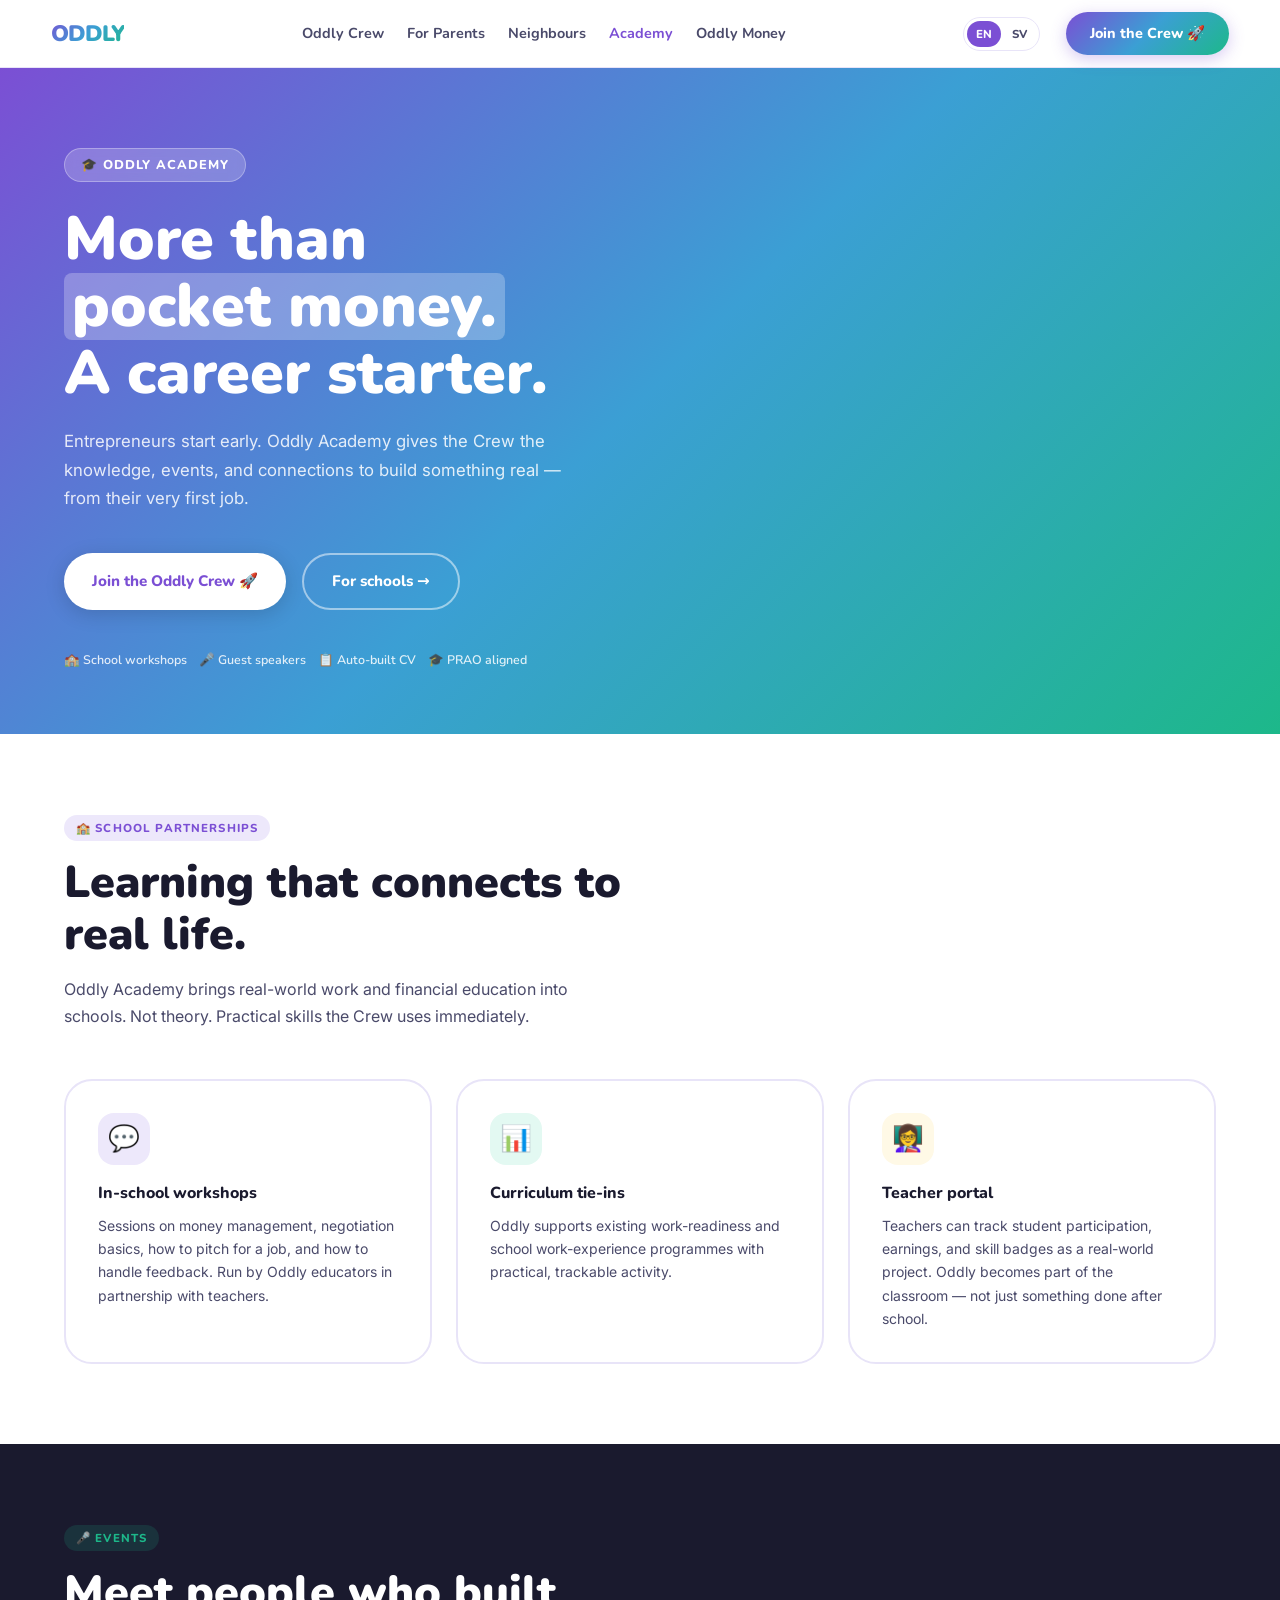
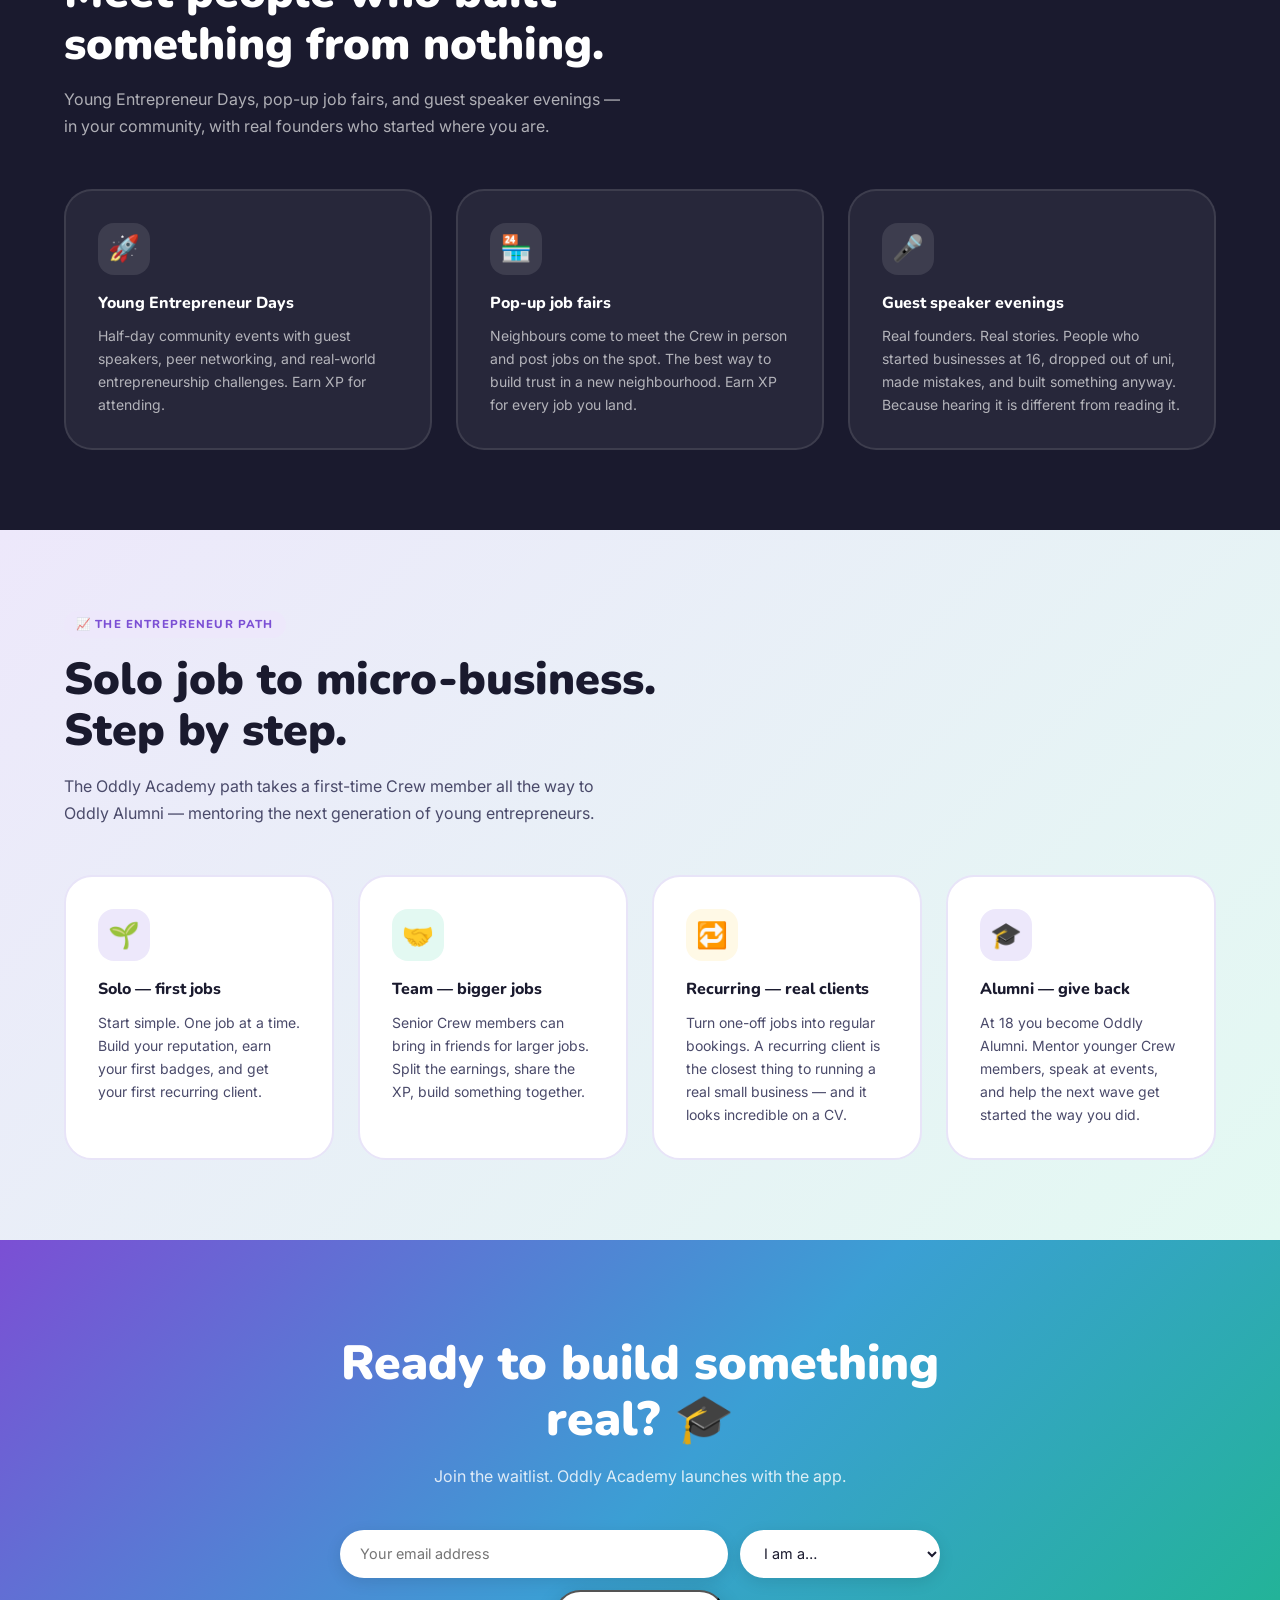
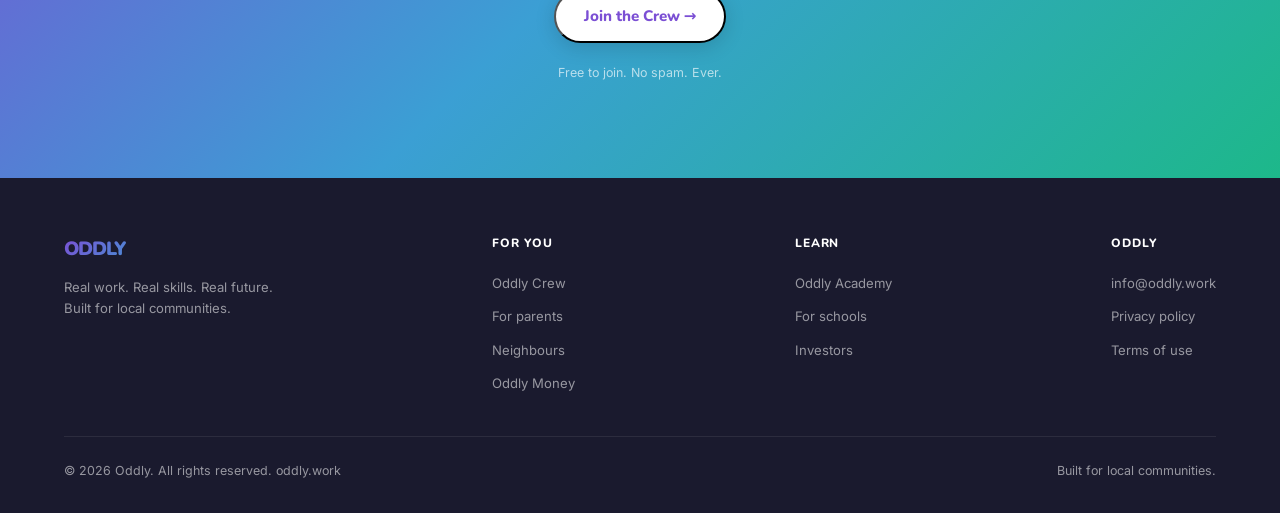
<file: academy.html>
<!DOCTYPE html>
<html lang="en">
<head>
  <meta charset="UTF-8" /><meta name="viewport" content="width=device-width, initial-scale=1.0" />
  <title>Oddly Academy — Learn, Grow, Lead</title>
  <link rel="preconnect" href="https://fonts.googleapis.com" /><link rel="preconnect" href="https://fonts.gstatic.com" crossorigin />
  <link href="https://fonts.googleapis.com/css2?family=Nunito:wght@400;600;700;800;900&family=Inter:wght@400;500;600&display=swap" rel="stylesheet" />
  <link rel="stylesheet" href="shared.css" />
</head>
<body>
  <nav>
    <a href="index.html" class="nav-logo">ODDLY</a>
    <ul class="nav-links">
      <li><a href="crew.html">Oddly Crew</a></li>
      <li><a href="parents.html">For Parents</a></li>
      <li><a href="neighbours.html">Neighbours</a></li>
      <li><a href="academy.html" class="active">Academy</a></li>
      <li><a href="money.html">Oddly Money</a></li>
    </ul>
    <a href="index.html#waitlist" class="nav-cta">Join the Crew 🚀</a>
  </nav>

  <section class="hero" style="min-height:65vh;">
    <div class="hero-content">
      <div class="hero-crew-badge">🎓 Oddly Academy</div>
      <h1 class="hero-headline">More than<br><span class="highlight">pocket money.</span><br>A career starter.</h1>
      <p class="hero-sub">Entrepreneurs start early. Oddly Academy gives the Crew the knowledge, events, and connections to build something real — from their very first job.</p>
      <div class="hero-actions">
        <a href="index.html#waitlist" class="btn-white">Join the Oddly Crew 🚀</a>
        <a href="academy.html" class="btn-outline-white">For schools →</a>
      </div>
      <div class="hero-trust">
        <div class="hero-trust-item">🏫 School workshops</div>
        <div class="hero-trust-item">🎤 Guest speakers</div>
        <div class="hero-trust-item">📋 Auto-built CV</div>
        <div class="hero-trust-item">🎓 PRAO aligned</div>
      </div>
    </div>
  </section>

  <section class="section section-alt">
    <div class="reveal">
      <div class="section-label">🏫 School partnerships</div>
      <h2 class="section-headline">Learning that connects to real life.</h2>
      <p class="section-sub">Oddly Academy brings real-world work and financial education into schools. Not theory. Practical skills the Crew uses immediately.</p>
    </div>
    <div class="how-grid">
      <div class="how-card reveal">
        <div class="how-card-icon icon-purple">💬</div>
        <div class="how-card-title">In-school workshops</div>
        <div class="how-card-desc">Sessions on money management, negotiation basics, how to pitch for a job, and how to handle feedback. Run by Oddly educators in partnership with teachers.</div>
      </div>
      <div class="how-card reveal">
        <div class="how-card-icon icon-teal">📊</div>
        <div class="how-card-title">Curriculum tie-ins</div>
        <div class="how-card-desc">Oddly supports existing work-readiness and school work-experience programmes with practical, trackable activity.</div>
      </div>
      <div class="how-card reveal">
        <div class="how-card-icon icon-yellow">👩‍🏫</div>
        <div class="how-card-title">Teacher portal</div>
        <div class="how-card-desc">Teachers can track student participation, earnings, and skill badges as a real-world project. Oddly becomes part of the classroom — not just something done after school.</div>
      </div>
    </div>
  </section>

  <section class="section section-dark">
    <div class="reveal">
      <div class="section-label">🎤 Events</div>
      <h2 class="section-headline">Meet people who built something from nothing.</h2>
      <p class="section-sub">Young Entrepreneur Days, pop-up job fairs, and guest speaker evenings — in your community, with real founders who started where you are.</p>
    </div>
    <div class="how-grid">
      <div class="how-card reveal" style="background:rgba(255,255,255,0.06);border-color:rgba(255,255,255,0.1);">
        <div class="how-card-icon" style="background:rgba(255,255,255,0.1);font-size:1.6rem;width:52px;height:52px;border-radius:16px;display:flex;align-items:center;justify-content:center;margin-bottom:1rem;">🚀</div>
        <div class="how-card-title" style="color:white;">Young Entrepreneur Days</div>
        <div class="how-card-desc" style="color:rgba(255,255,255,0.65);">Half-day community events with guest speakers, peer networking, and real-world entrepreneurship challenges. Earn XP for attending.</div>
      </div>
      <div class="how-card reveal" style="background:rgba(255,255,255,0.06);border-color:rgba(255,255,255,0.1);">
        <div class="how-card-icon" style="background:rgba(255,255,255,0.1);font-size:1.6rem;width:52px;height:52px;border-radius:16px;display:flex;align-items:center;justify-content:center;margin-bottom:1rem;">🏪</div>
        <div class="how-card-title" style="color:white;">Pop-up job fairs</div>
        <div class="how-card-desc" style="color:rgba(255,255,255,0.65);">Neighbours come to meet the Crew in person and post jobs on the spot. The best way to build trust in a new neighbourhood. Earn XP for every job you land.</div>
      </div>
      <div class="how-card reveal" style="background:rgba(255,255,255,0.06);border-color:rgba(255,255,255,0.1);">
        <div class="how-card-icon" style="background:rgba(255,255,255,0.1);font-size:1.6rem;width:52px;height:52px;border-radius:16px;display:flex;align-items:center;justify-content:center;margin-bottom:1rem;">🎤</div>
        <div class="how-card-title" style="color:white;">Guest speaker evenings</div>
        <div class="how-card-desc" style="color:rgba(255,255,255,0.65);">Real founders. Real stories. People who started businesses at 16, dropped out of uni, made mistakes, and built something anyway. Because hearing it is different from reading it.</div>
      </div>
    </div>
  </section>

  <section class="section section-grad">
    <div class="reveal">
      <div class="section-label">📈 The entrepreneur path</div>
      <h2 class="section-headline">Solo job to micro-business. Step by step.</h2>
      <p class="section-sub">The Oddly Academy path takes a first-time Crew member all the way to Oddly Alumni — mentoring the next generation of young entrepreneurs.</p>
    </div>
    <div class="how-grid">
      <div class="how-card reveal">
        <div class="how-card-icon icon-purple">🌱</div>
        <div class="how-card-title">Solo — first jobs</div>
        <div class="how-card-desc">Start simple. One job at a time. Build your reputation, earn your first badges, and get your first recurring client.</div>
      </div>
      <div class="how-card reveal">
        <div class="how-card-icon icon-teal">🤝</div>
        <div class="how-card-title">Team — bigger jobs</div>
        <div class="how-card-desc">Senior Crew members can bring in friends for larger jobs. Split the earnings, share the XP, build something together.</div>
      </div>
      <div class="how-card reveal">
        <div class="how-card-icon icon-yellow">🔁</div>
        <div class="how-card-title">Recurring — real clients</div>
        <div class="how-card-desc">Turn one-off jobs into regular bookings. A recurring client is the closest thing to running a real small business — and it looks incredible on a CV.</div>
      </div>
      <div class="how-card reveal">
        <div class="how-card-icon icon-purple">🎓</div>
        <div class="how-card-title">Alumni — give back</div>
        <div class="how-card-desc">At 18 you become Oddly Alumni. Mentor younger Crew members, speak at events, and help the next wave get started the way you did.</div>
      </div>
    </div>
  </section>

  <section class="waitlist-section">
    <div class="waitlist-inner reveal">
      <h2 class="waitlist-headline">Ready to build something real? 🎓</h2>
      <p class="waitlist-sub">Join the waitlist. Oddly Academy launches with the app.</p>
      <form class="waitlist-form" onsubmit="handleWaitlist(event)">
        <input type="email" class="waitlist-input" placeholder="Your email address" required />
        <select class="waitlist-select"><option value="">I am a…</option><option>Oddly Crew member</option><option>Parent</option><option>School or educator</option></select>
        <button type="submit" class="btn-white">Join the Crew →</button>
      </form>
      <div class="waitlist-success" id="waitlist-success">🎉 You're in! We'll be in touch when Oddly Academy launches near you.</div>
      <p class="waitlist-note">Free to join. No spam. Ever.</p>
    </div>
  </section>

  <footer>
    <div class="footer-inner">
      <div class="footer-brand"><div class="footer-logo-text">ODDLY</div><div class="footer-tagline">Real work. Real skills. Real future.<br/>Built for local communities.</div></div>
      <div class="footer-col"><h4>For you</h4><ul><li><a href="crew.html">Oddly Crew</a></li><li><a href="parents.html">For parents</a></li><li><a href="neighbours.html">Neighbours</a></li><li><a href="money.html">Oddly Money</a></li></ul></div>
      <div class="footer-col"><h4>Learn</h4><ul><li><a href="academy.html">Oddly Academy</a></li><li><a href="academy.html">For schools</a></li><li><a href="investors.html">Investors</a></li></ul></div>
      <div class="footer-col"><h4>Oddly</h4><ul><li><a href="mailto:info@oddly.work">info@oddly.work</a></li><li><a href="privacy.html">Privacy policy</a></li><li><a href="terms.html">Terms of use</a></li></ul></div>
    </div>
    <div class="footer-bottom"><div>© 2026 Oddly. All rights reserved. oddly.work</div><div class="footer-markets"><span>Built for local communities.</span></div></div>
  </footer>
  <script src="shared.js"></script>
</body>
</html>
</file>
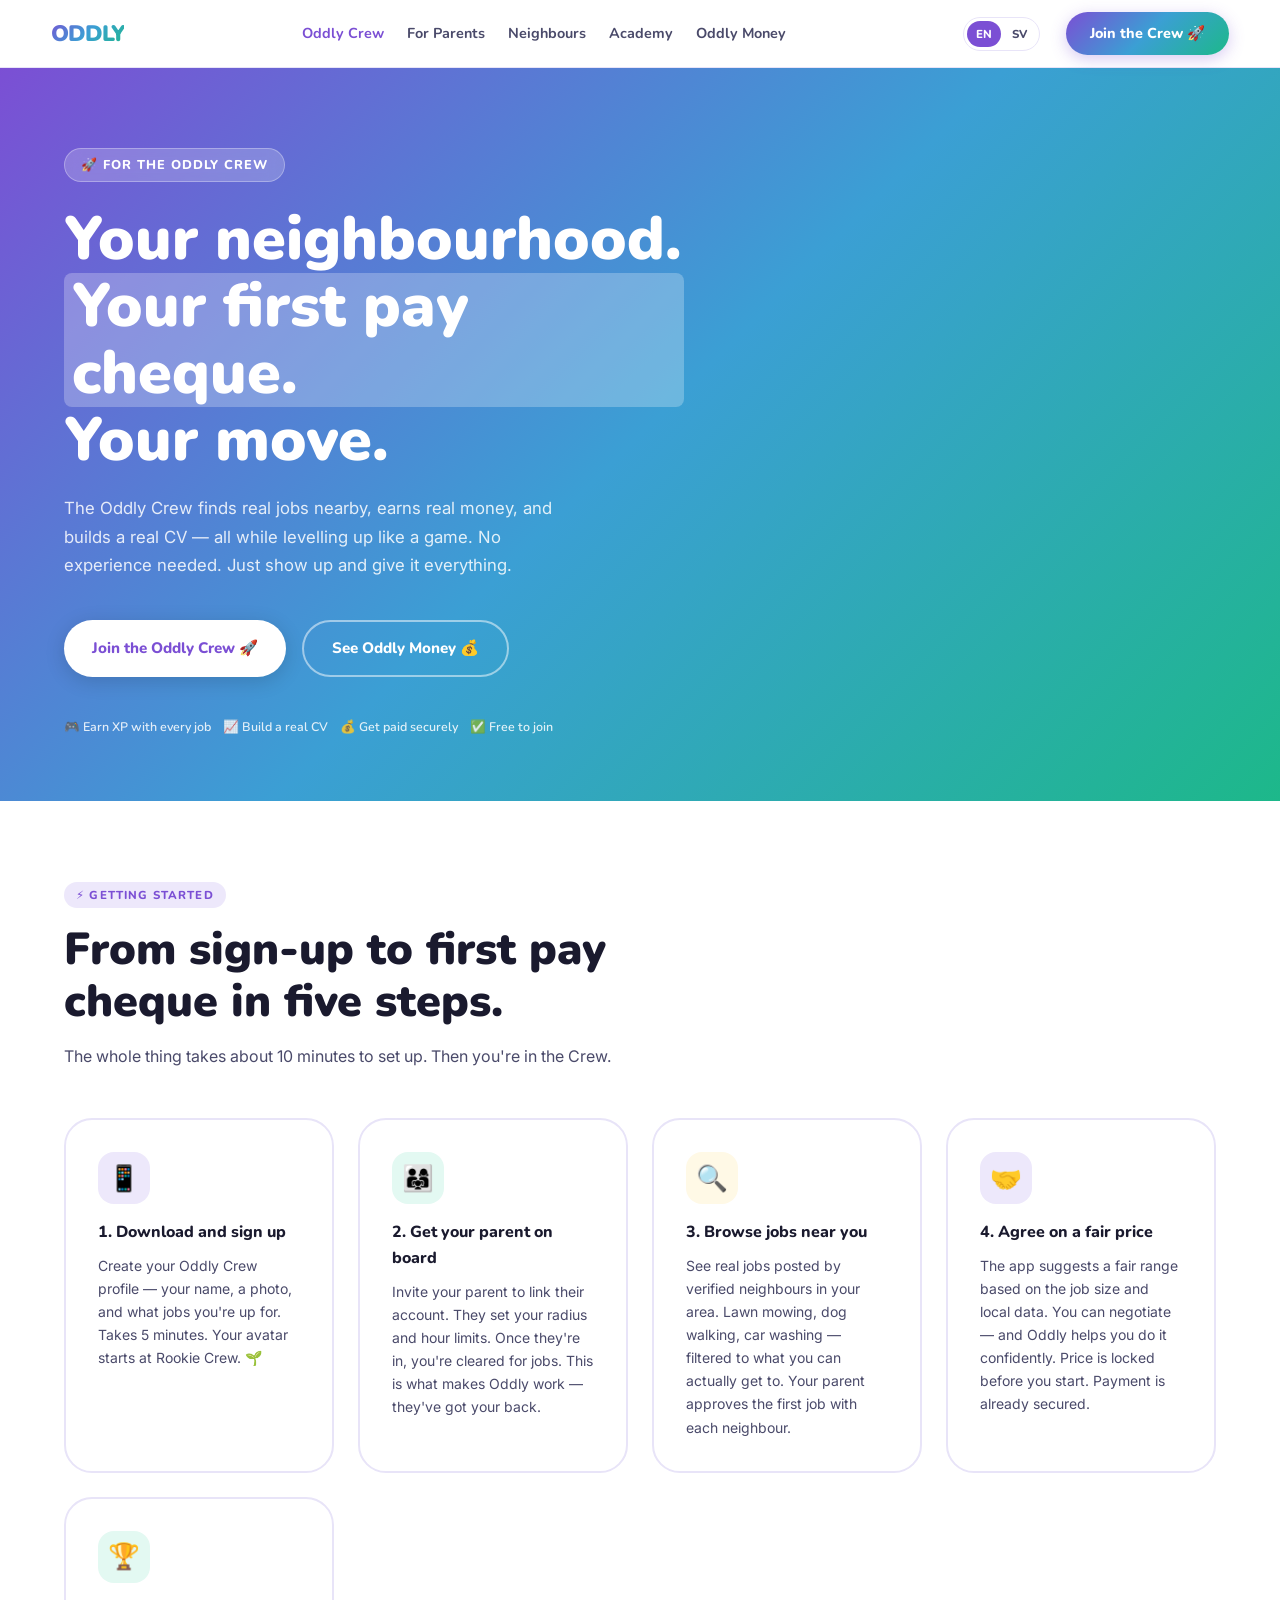
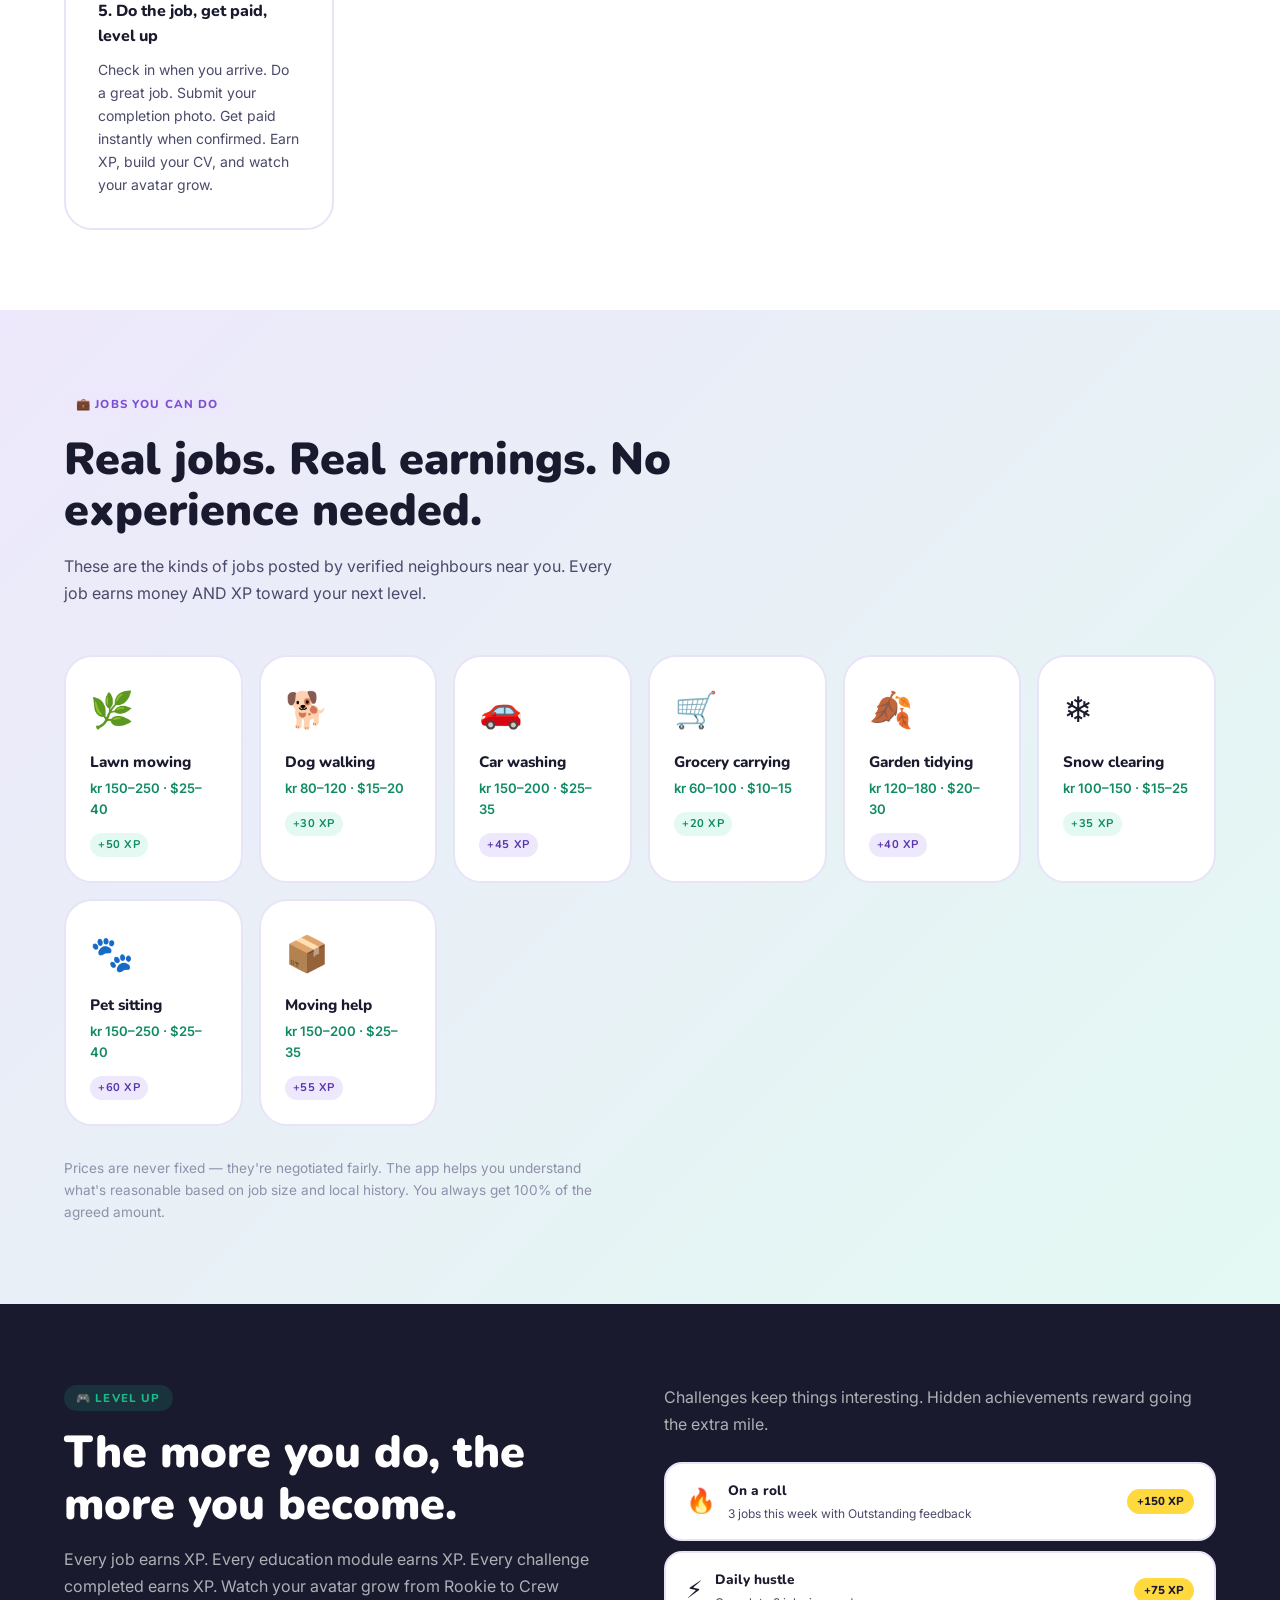
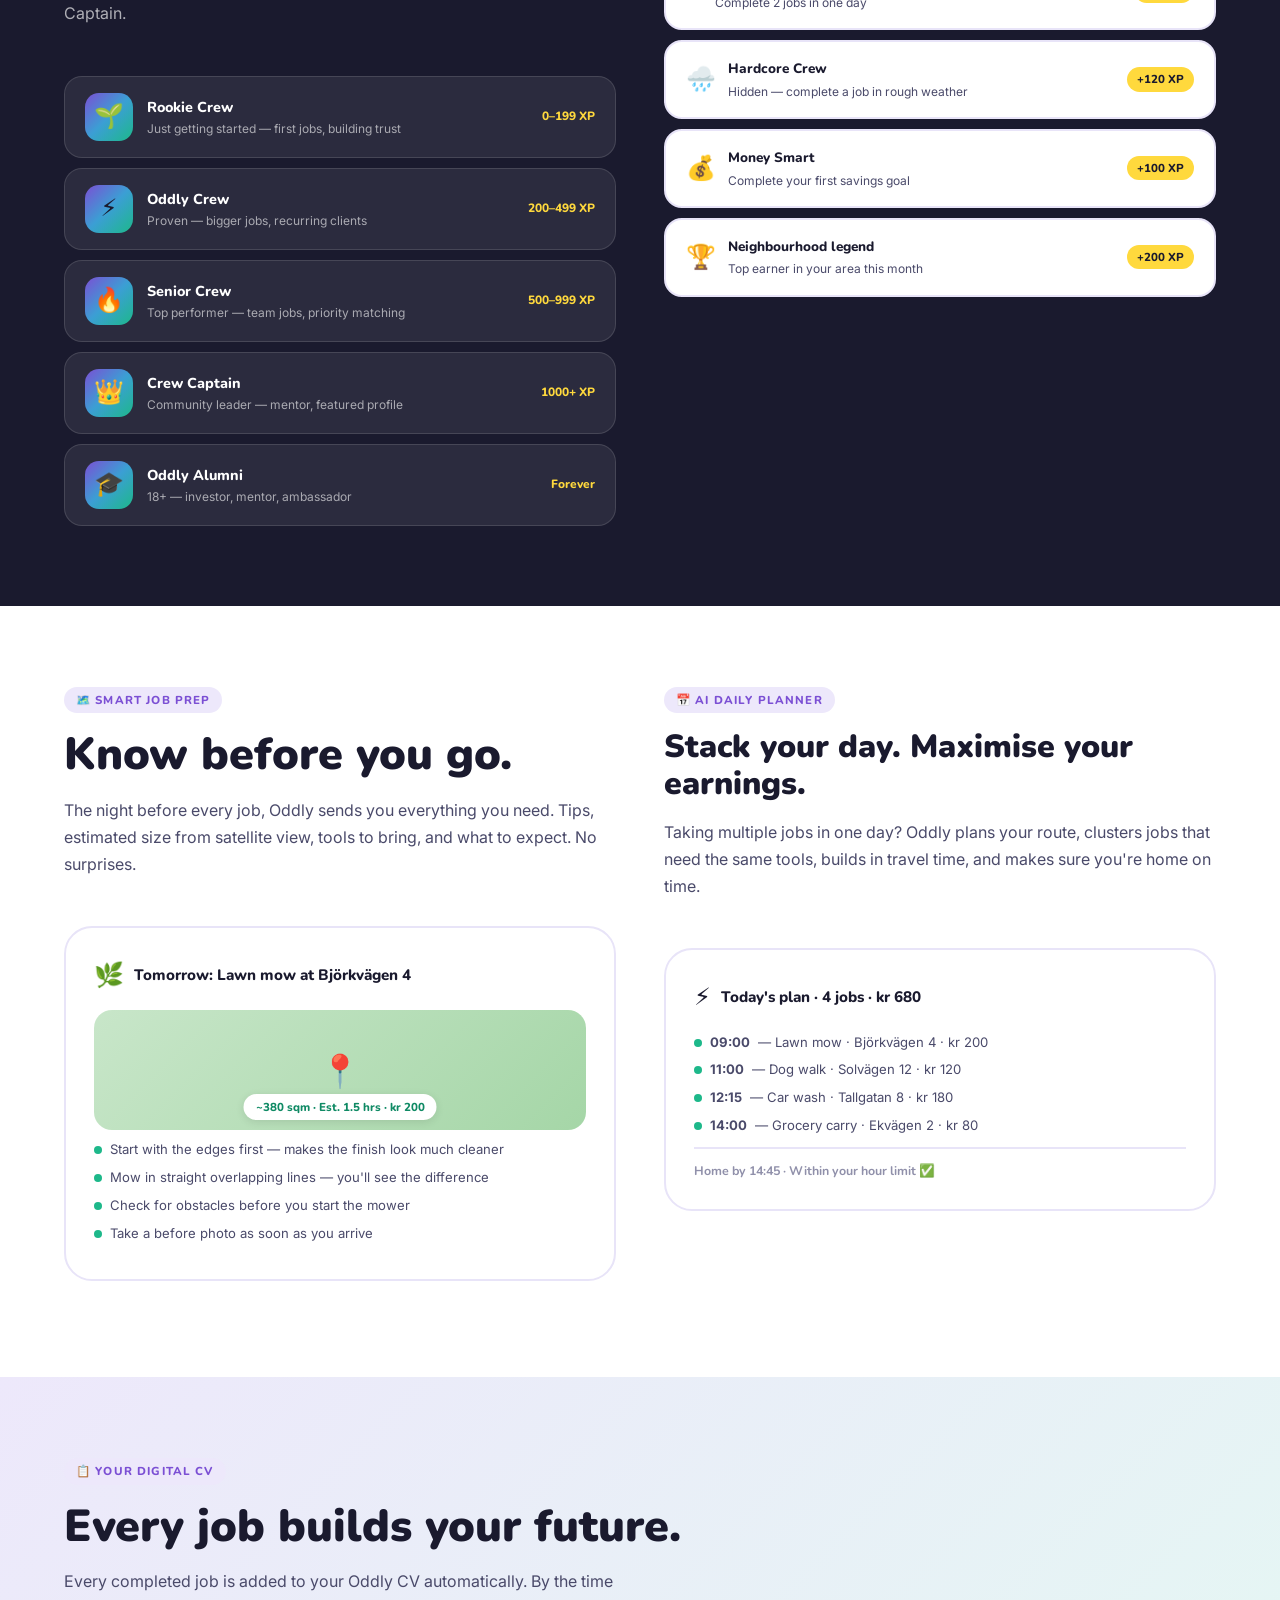
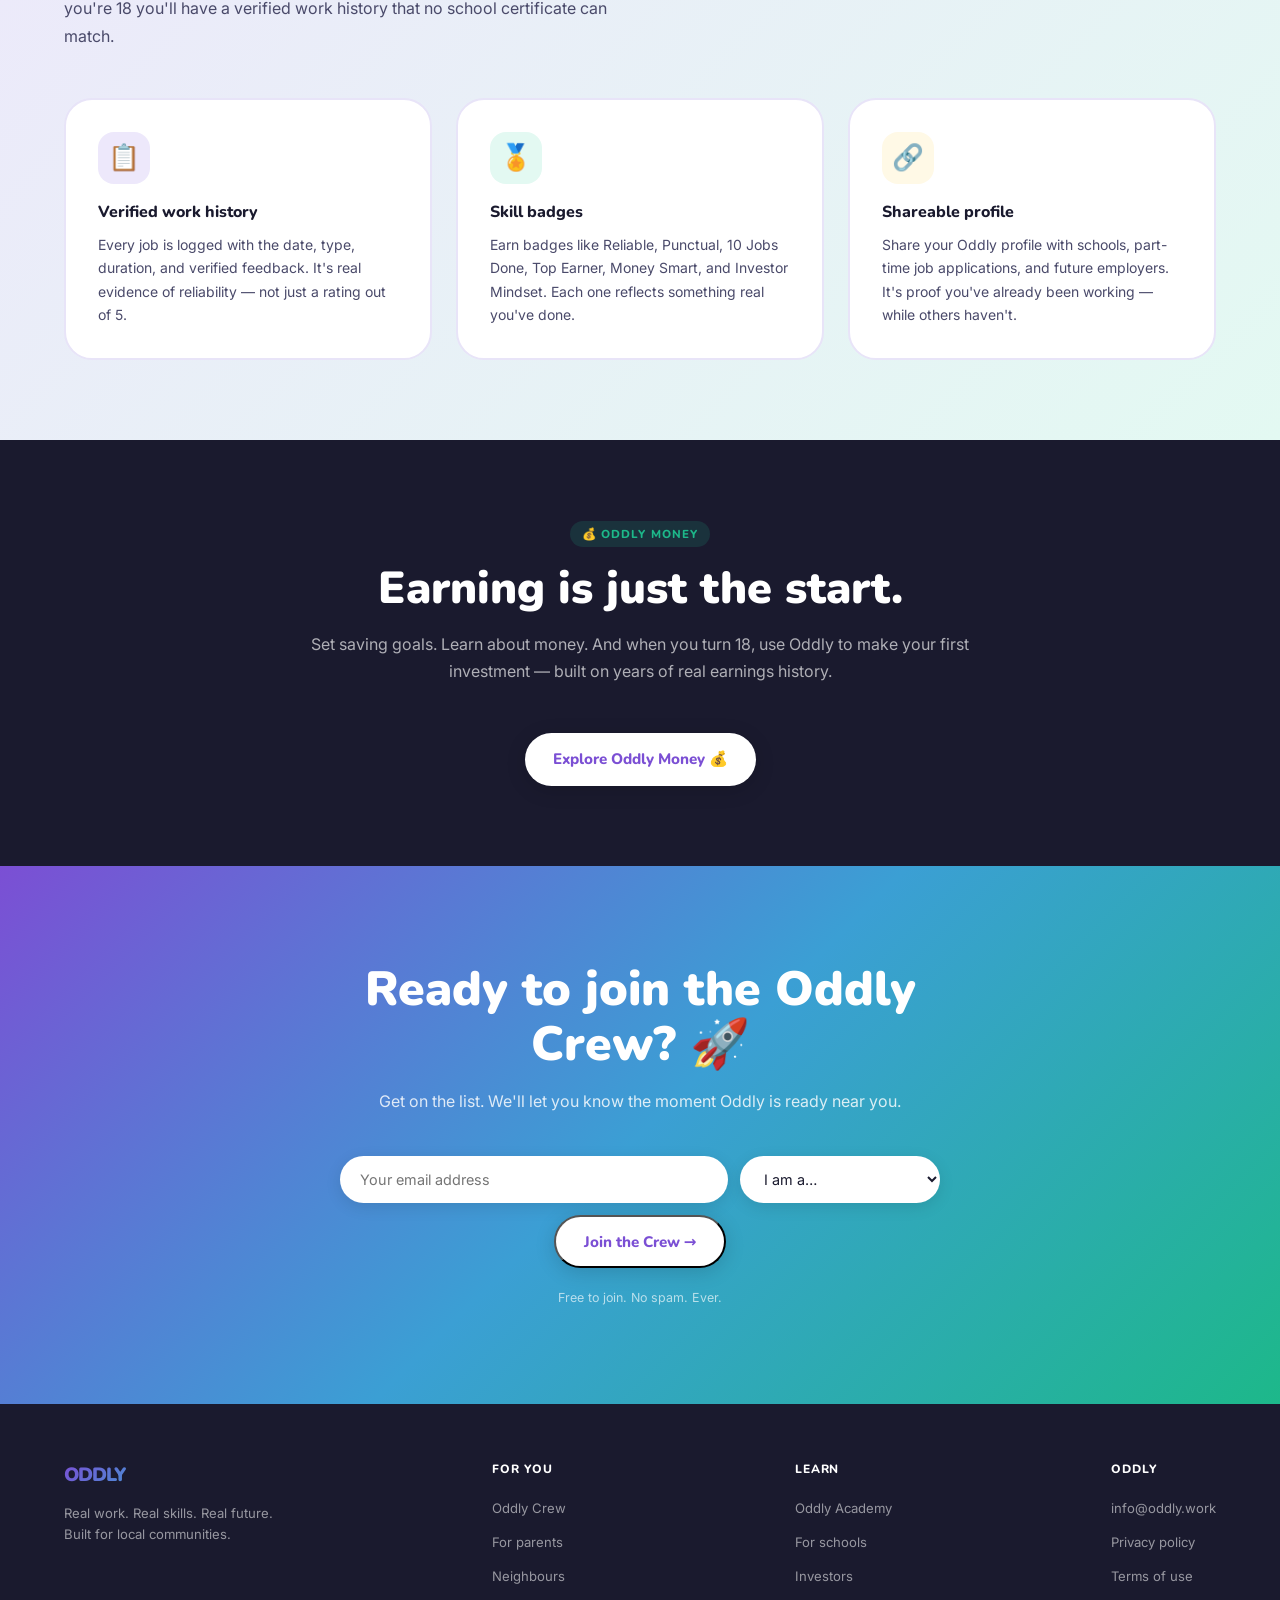
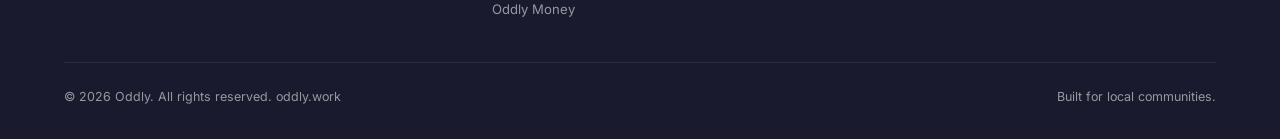
<file: crew.html>
<!DOCTYPE html>
<html lang="en">
<head>
  <meta charset="UTF-8" />
  <meta name="viewport" content="width=device-width, initial-scale=1.0" />
  <title>For the Oddly Crew — Oddly</title>
  <meta name="description" content="Join the Oddly Crew. Find local jobs, earn real money, level up your skills, and build your future — starting today." />
  <link rel="preconnect" href="https://fonts.googleapis.com" />
  <link rel="preconnect" href="https://fonts.gstatic.com" crossorigin />
  <link href="https://fonts.googleapis.com/css2?family=Nunito:wght@400;600;700;800;900&family=Inter:wght@400;500;600&display=swap" rel="stylesheet" />
  <link rel="stylesheet" href="shared.css" />
</head>
<body>
  <nav>
    <a href="index.html" class="nav-logo">ODDLY</a>
    <ul class="nav-links">
      <li><a href="crew.html" class="active">Oddly Crew</a></li>
      <li><a href="parents.html">For Parents</a></li>
      <li><a href="neighbours.html">Neighbours</a></li>
      <li><a href="academy.html">Academy</a></li>
      <li><a href="money.html">Oddly Money</a></li>
    </ul>
    <a href="index.html#waitlist" class="nav-cta">Join the Crew 🚀</a>
  </nav>

  <!-- HERO -->
  <section class="hero" style="min-height:70vh;">
    <div class="hero-content">
      <div class="hero-crew-badge">🚀 For the Oddly Crew</div>
      <h1 class="hero-headline">Your neighbourhood.<br><span class="highlight">Your first pay cheque.</span><br>Your move.</h1>
      <p class="hero-sub">The Oddly Crew finds real jobs nearby, earns real money, and builds a real CV — all while levelling up like a game. No experience needed. Just show up and give it everything.</p>
      <div class="hero-actions">
        <a href="index.html#waitlist" class="btn-white">Join the Oddly Crew 🚀</a>
        <a href="money.html" class="btn-outline-white">See Oddly Money 💰</a>
      </div>
      <div class="hero-trust">
        <div class="hero-trust-item">🎮 Earn XP with every job</div>
        <div class="hero-trust-item">📈 Build a real CV</div>
        <div class="hero-trust-item">💰 Get paid securely</div>
        <div class="hero-trust-item">✅ Free to join</div>
      </div>
    </div>
  </section>

  <!-- HOW TO JOIN -->
  <section class="section section-alt">
    <div class="reveal">
      <div class="section-label">⚡ Getting started</div>
      <h2 class="section-headline">From sign-up to first pay cheque in five steps.</h2>
      <p class="section-sub">The whole thing takes about 10 minutes to set up. Then you're in the Crew.</p>
    </div>
    <div class="how-grid">
      <div class="how-card reveal">
        <div class="how-card-icon icon-purple">📱</div>
        <div class="how-card-title">1. Download and sign up</div>
        <div class="how-card-desc">Create your Oddly Crew profile — your name, a photo, and what jobs you're up for. Takes 5 minutes. Your avatar starts at Rookie Crew. 🌱</div>
      </div>
      <div class="how-card reveal">
        <div class="how-card-icon icon-teal">👨‍👩‍👧</div>
        <div class="how-card-title">2. Get your parent on board</div>
        <div class="how-card-desc">Invite your parent to link their account. They set your radius and hour limits. Once they're in, you're cleared for jobs. This is what makes Oddly work — they've got your back.</div>
      </div>
      <div class="how-card reveal">
        <div class="how-card-icon icon-yellow">🔍</div>
        <div class="how-card-title">3. Browse jobs near you</div>
        <div class="how-card-desc">See real jobs posted by verified neighbours in your area. Lawn mowing, dog walking, car washing — filtered to what you can actually get to. Your parent approves the first job with each neighbour.</div>
      </div>
      <div class="how-card reveal">
        <div class="how-card-icon icon-purple">🤝</div>
        <div class="how-card-title">4. Agree on a fair price</div>
        <div class="how-card-desc">The app suggests a fair range based on the job size and local data. You can negotiate — and Oddly helps you do it confidently. Price is locked before you start. Payment is already secured.</div>
      </div>
      <div class="how-card reveal">
        <div class="how-card-icon icon-teal">🏆</div>
        <div class="how-card-title">5. Do the job, get paid, level up</div>
        <div class="how-card-desc">Check in when you arrive. Do a great job. Submit your completion photo. Get paid instantly when confirmed. Earn XP, build your CV, and watch your avatar grow.</div>
      </div>
    </div>
  </section>

  <!-- JOBS -->
  <section class="section section-grad">
    <div class="reveal">
      <div class="section-label">💼 Jobs you can do</div>
      <h2 class="section-headline">Real jobs. Real earnings. No experience needed.</h2>
      <p class="section-sub">These are the kinds of jobs posted by verified neighbours near you. Every job earns money AND XP toward your next level.</p>
    </div>
    <div class="jobs-grid reveal">
      <div class="job-card"><div class="job-card-emoji">🌿</div><div class="job-card-name">Lawn mowing</div><div class="job-card-range">kr 150–250 · $25–40</div><span class="job-card-xp xp-low">+50 XP</span></div>
      <div class="job-card"><div class="job-card-emoji">🐕</div><div class="job-card-name">Dog walking</div><div class="job-card-range">kr 80–120 · $15–20</div><span class="job-card-xp xp-low">+30 XP</span></div>
      <div class="job-card"><div class="job-card-emoji">🚗</div><div class="job-card-name">Car washing</div><div class="job-card-range">kr 150–200 · $25–35</div><span class="job-card-xp xp-mid">+45 XP</span></div>
      <div class="job-card"><div class="job-card-emoji">🛒</div><div class="job-card-name">Grocery carrying</div><div class="job-card-range">kr 60–100 · $10–15</div><span class="job-card-xp xp-low">+20 XP</span></div>
      <div class="job-card"><div class="job-card-emoji">🍂</div><div class="job-card-name">Garden tidying</div><div class="job-card-range">kr 120–180 · $20–30</div><span class="job-card-xp xp-mid">+40 XP</span></div>
      <div class="job-card"><div class="job-card-emoji">❄️</div><div class="job-card-name">Snow clearing</div><div class="job-card-range">kr 100–150 · $15–25</div><span class="job-card-xp xp-low">+35 XP</span></div>
      <div class="job-card"><div class="job-card-emoji">🐾</div><div class="job-card-name">Pet sitting</div><div class="job-card-range">kr 150–250 · $25–40</div><span class="job-card-xp xp-mid">+60 XP</span></div>
      <div class="job-card"><div class="job-card-emoji">📦</div><div class="job-card-name">Moving help</div><div class="job-card-range">kr 150–200 · $25–35</div><span class="job-card-xp xp-mid">+55 XP</span></div>
    </div>
    <p class="reveal" style="font-size:0.85rem;color:var(--ink-faint);max-width:560px;">Prices are never fixed — they're negotiated fairly. The app helps you understand what's reasonable based on job size and local history. You always get 100% of the agreed amount.</p>
  </section>

  <!-- XP & LEVELS -->
  <section class="section section-dark">
    <div class="game-grid">
      <div class="reveal">
        <div class="section-label">🎮 Level up</div>
        <h2 class="section-headline">The more you do, the more you become.</h2>
        <p class="section-sub">Every job earns XP. Every education module earns XP. Every challenge completed earns XP. Watch your avatar grow from Rookie to Crew Captain.</p>
        <div class="level-cards">
          <div class="level-card"><div class="level-card-avatar">🌱</div><div><div class="level-card-name">Rookie Crew</div><div class="level-card-desc">Just getting started — first jobs, building trust</div></div><div class="level-card-jobs">0–199 XP</div></div>
          <div class="level-card"><div class="level-card-avatar">⚡</div><div><div class="level-card-name">Oddly Crew</div><div class="level-card-desc">Proven — bigger jobs, recurring clients</div></div><div class="level-card-jobs">200–499 XP</div></div>
          <div class="level-card"><div class="level-card-avatar">🔥</div><div><div class="level-card-name">Senior Crew</div><div class="level-card-desc">Top performer — team jobs, priority matching</div></div><div class="level-card-jobs">500–999 XP</div></div>
          <div class="level-card"><div class="level-card-avatar">👑</div><div><div class="level-card-name">Crew Captain</div><div class="level-card-desc">Community leader — mentor, featured profile</div></div><div class="level-card-jobs">1000+ XP</div></div>
          <div class="level-card"><div class="level-card-avatar">🎓</div><div><div class="level-card-name">Oddly Alumni</div><div class="level-card-desc">18+ — investor, mentor, ambassador</div></div><div class="level-card-jobs">Forever</div></div>
        </div>
      </div>
      <div class="reveal">
        <p class="section-sub" style="margin-bottom:1.5rem;">Challenges keep things interesting. Hidden achievements reward going the extra mile.</p>
        <div class="challenge-showcase">
          <div class="challenge-card"><div class="challenge-icon">🔥</div><div><div class="challenge-title">On a roll</div><div class="challenge-desc">3 jobs this week with Outstanding feedback</div></div><div class="challenge-reward">+150 XP</div></div>
          <div class="challenge-card"><div class="challenge-icon">⚡</div><div><div class="challenge-title">Daily hustle</div><div class="challenge-desc">Complete 2 jobs in one day</div></div><div class="challenge-reward">+75 XP</div></div>
          <div class="challenge-card"><div class="challenge-icon">🌧️</div><div><div class="challenge-title">Hardcore Crew</div><div class="challenge-desc">Hidden — complete a job in rough weather</div></div><div class="challenge-reward">+120 XP</div></div>
          <div class="challenge-card"><div class="challenge-icon">💰</div><div><div class="challenge-title">Money Smart</div><div class="challenge-desc">Complete your first savings goal</div></div><div class="challenge-reward">+100 XP</div></div>
          <div class="challenge-card"><div class="challenge-icon">🏆</div><div><div class="challenge-title">Neighbourhood legend</div><div class="challenge-desc">Top earner in your area this month</div></div><div class="challenge-reward">+200 XP</div></div>
        </div>
      </div>
    </div>
  </section>

  <!-- PRE JOB PREP -->
  <section class="section section-alt">
    <div class="prep-grid">
      <div class="reveal">
        <div class="section-label">🗺️ Smart job prep</div>
        <h2 class="section-headline">Know before you go.</h2>
        <p class="section-sub">The night before every job, Oddly sends you everything you need. Tips, estimated size from satellite view, tools to bring, and what to expect. No surprises.</p>
        <div class="prep-card">
          <div class="prep-card-header"><div class="prep-card-icon">🌿</div><div class="prep-card-title">Tomorrow: Lawn mow at Björkvägen 4</div></div>
          <div class="map-preview"><div class="map-pin">📍</div><div class="map-label">~380 sqm · Est. 1.5 hrs · kr 200</div></div>
          <div class="prep-tip"><div class="prep-tip-dot"></div>Start with the edges first — makes the finish look much cleaner</div>
          <div class="prep-tip"><div class="prep-tip-dot"></div>Mow in straight overlapping lines — you'll see the difference</div>
          <div class="prep-tip"><div class="prep-tip-dot"></div>Check for obstacles before you start the mower</div>
          <div class="prep-tip"><div class="prep-tip-dot"></div>Take a before photo as soon as you arrive</div>
        </div>
      </div>
      <div class="reveal">
        <div class="section-label">📅 AI daily planner</div>
        <h2 class="section-headline" style="font-size:clamp(1.5rem,2.5vw,2.2rem);">Stack your day. Maximise your earnings.</h2>
        <p class="section-sub">Taking multiple jobs in one day? Oddly plans your route, clusters jobs that need the same tools, builds in travel time, and makes sure you're home on time.</p>
        <div class="prep-card">
          <div class="prep-card-header"><div class="prep-card-icon">⚡</div><div class="prep-card-title">Today's plan · 4 jobs · kr 680</div></div>
          <div class="prep-tip"><div class="prep-tip-dot"></div><strong>09:00</strong> — Lawn mow · Björkvägen 4 · kr 200</div>
          <div class="prep-tip"><div class="prep-tip-dot"></div><strong>11:00</strong> — Dog walk · Solvägen 12 · kr 120</div>
          <div class="prep-tip"><div class="prep-tip-dot"></div><strong>12:15</strong> — Car wash · Tallgatan 8 · kr 180</div>
          <div class="prep-tip"><div class="prep-tip-dot"></div><strong>14:00</strong> — Grocery carry · Ekvägen 2 · kr 80</div>
          <div style="margin-top:12px;padding-top:12px;border-top:2px solid var(--border);font-size:0.78rem;color:var(--ink-faint);font-family:var(--sans);font-weight:700;">Home by 14:45 · Within your hour limit ✅</div>
        </div>
      </div>
    </div>
  </section>

  <!-- CV & BADGES -->
  <section class="section section-grad">
    <div class="reveal">
      <div class="section-label">📋 Your digital CV</div>
      <h2 class="section-headline">Every job builds your future.</h2>
      <p class="section-sub">Every completed job is added to your Oddly CV automatically. By the time you're 18 you'll have a verified work history that no school certificate can match.</p>
    </div>
    <div class="how-grid">
      <div class="how-card reveal">
        <div class="how-card-icon icon-purple">📋</div>
        <div class="how-card-title">Verified work history</div>
        <div class="how-card-desc">Every job is logged with the date, type, duration, and verified feedback. It's real evidence of reliability — not just a rating out of 5.</div>
      </div>
      <div class="how-card reveal">
        <div class="how-card-icon icon-teal">🏅</div>
        <div class="how-card-title">Skill badges</div>
        <div class="how-card-desc">Earn badges like Reliable, Punctual, 10 Jobs Done, Top Earner, Money Smart, and Investor Mindset. Each one reflects something real you've done.</div>
      </div>
      <div class="how-card reveal">
        <div class="how-card-icon icon-yellow">🔗</div>
        <div class="how-card-title">Shareable profile</div>
        <div class="how-card-desc">Share your Oddly profile with schools, part-time job applications, and future employers. It's proof you've already been working — while others haven't.</div>
      </div>
    </div>
  </section>

  <!-- MONEY TEASER -->
  <section class="section section-dark">
    <div style="max-width:700px;margin:0 auto;text-align:center;" class="reveal">
      <div class="section-label" style="justify-content:center;">💰 Oddly Money</div>
      <h2 class="section-headline" style="max-width:100%;text-align:center;">Earning is just the start.</h2>
      <p class="section-sub" style="max-width:100%;text-align:center;">Set saving goals. Learn about money. And when you turn 18, use Oddly to make your first investment — built on years of real earnings history.</p>
      <a href="money.html" class="btn-white" style="margin:0 auto;display:inline-flex;">Explore Oddly Money 💰</a>
    </div>
  </section>

  <!-- WAITLIST -->
  <section class="waitlist-section" id="waitlist">
    <div class="waitlist-inner reveal">
      <h2 class="waitlist-headline">Ready to join the Oddly Crew? 🚀</h2>
      <p class="waitlist-sub">Get on the list. We'll let you know the moment Oddly is ready near you.</p>
      <form class="waitlist-form" onsubmit="handleWaitlist(event)">
        <input type="email" class="waitlist-input" placeholder="Your email address" required />
        <select class="waitlist-select"><option value="">I am a…</option><option value="crew">Oddly Crew member</option><option value="parent">Parent</option></select>
        <button type="submit" class="btn-white">Join the Crew →</button>
      </form>
      <div class="waitlist-success" id="waitlist-success">🎉 You're in the Crew! We'll be in touch when Oddly is ready near you.</div>
      <p class="waitlist-note">Free to join. No spam. Ever.</p>
    </div>
  </section>

  <footer>
    <div class="footer-inner">
      <div class="footer-brand"><div class="footer-logo-text">ODDLY</div><div class="footer-tagline">Real work. Real skills. Real future.<br/>Built for local communities.</div></div>
      <div class="footer-col"><h4>For you</h4><ul><li><a href="crew.html">Oddly Crew</a></li><li><a href="parents.html">For parents</a></li><li><a href="neighbours.html">Neighbours</a></li><li><a href="money.html">Oddly Money</a></li></ul></div>
      <div class="footer-col"><h4>Learn</h4><ul><li><a href="academy.html">Oddly Academy</a></li><li><a href="academy.html">For schools</a></li><li><a href="investors.html">Investors</a></li></ul></div>
      <div class="footer-col"><h4>Oddly</h4><ul><li><a href="mailto:info@oddly.work">info@oddly.work</a></li><li><a href="privacy.html">Privacy policy</a></li><li><a href="terms.html">Terms of use</a></li></ul></div>
    </div>
    <div class="footer-bottom"><div>© 2026 Oddly. All rights reserved. oddly.work</div><div class="footer-markets"><span>Built for local communities.</span></div></div>
  </footer>
  <script src="shared.js"></script>
</body>
</html>
</file>
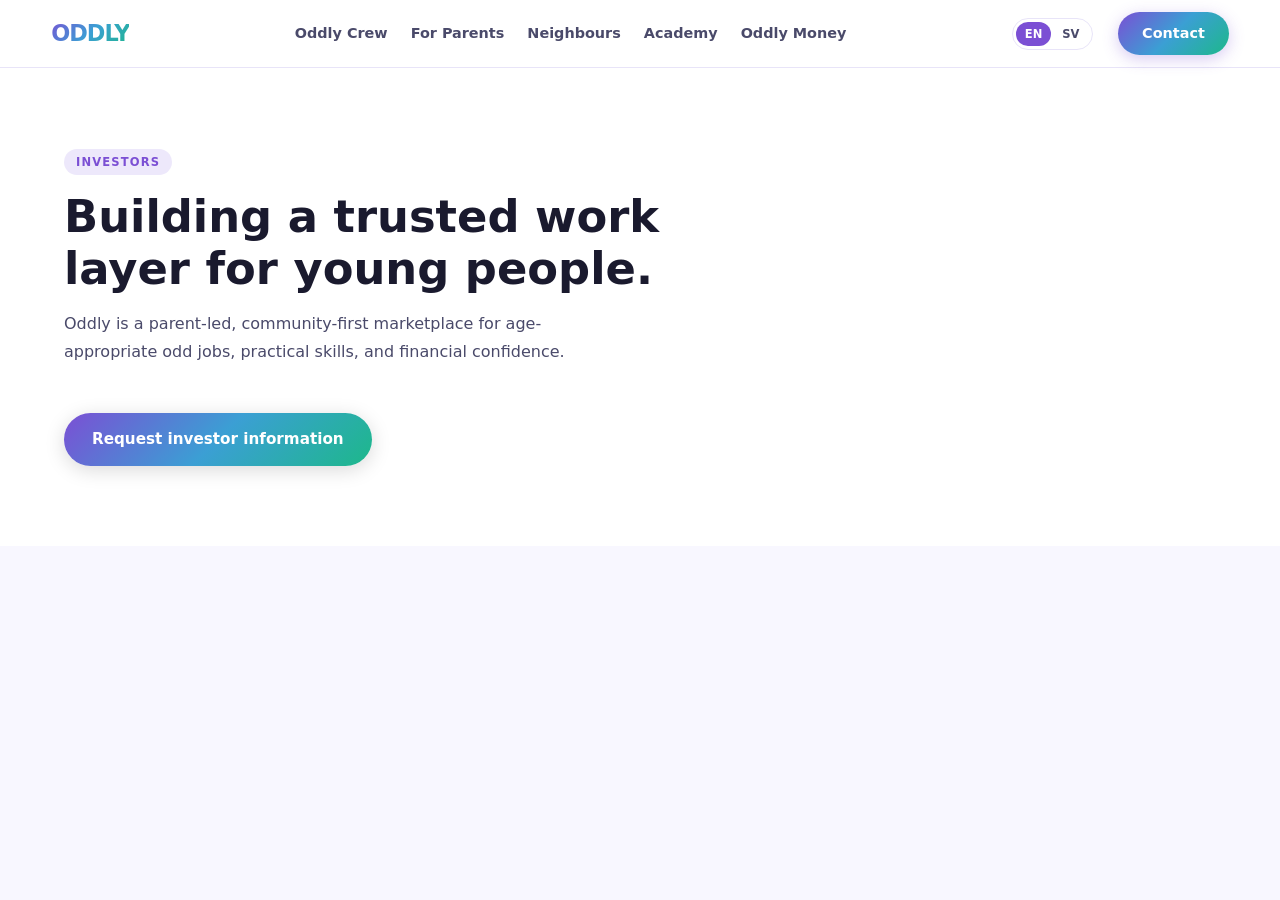
<file: investors.html>
<!doctype html><html lang="en"><head><meta charset="utf-8"><meta name="viewport" content="width=device-width,initial-scale=1"><title>Investors — Oddly</title><link rel="stylesheet" href="shared.css"></head><body><nav><a href="index.html" class="nav-logo">ODDLY</a><ul class="nav-links"><li><a href="crew.html">Oddly Crew</a></li><li><a href="parents.html">For Parents</a></li><li><a href="neighbours.html">Neighbours</a></li><li><a href="academy.html">Academy</a></li><li><a href="money.html">Oddly Money</a></li></ul><a href="mailto:info@oddly.work" class="nav-cta">Contact</a></nav><main class="section section-alt"><div class="section-label">Investors</div><h1 class="section-headline">Building a trusted work layer for young people.</h1><p class="section-sub">Oddly is a parent-led, community-first marketplace for age-appropriate odd jobs, practical skills, and financial confidence.</p><a href="mailto:info@oddly.work" class="btn-white" style="background:var(--grad);color:white;">Request investor information</a></main><script src="shared.js"></script></body></html>
</file>
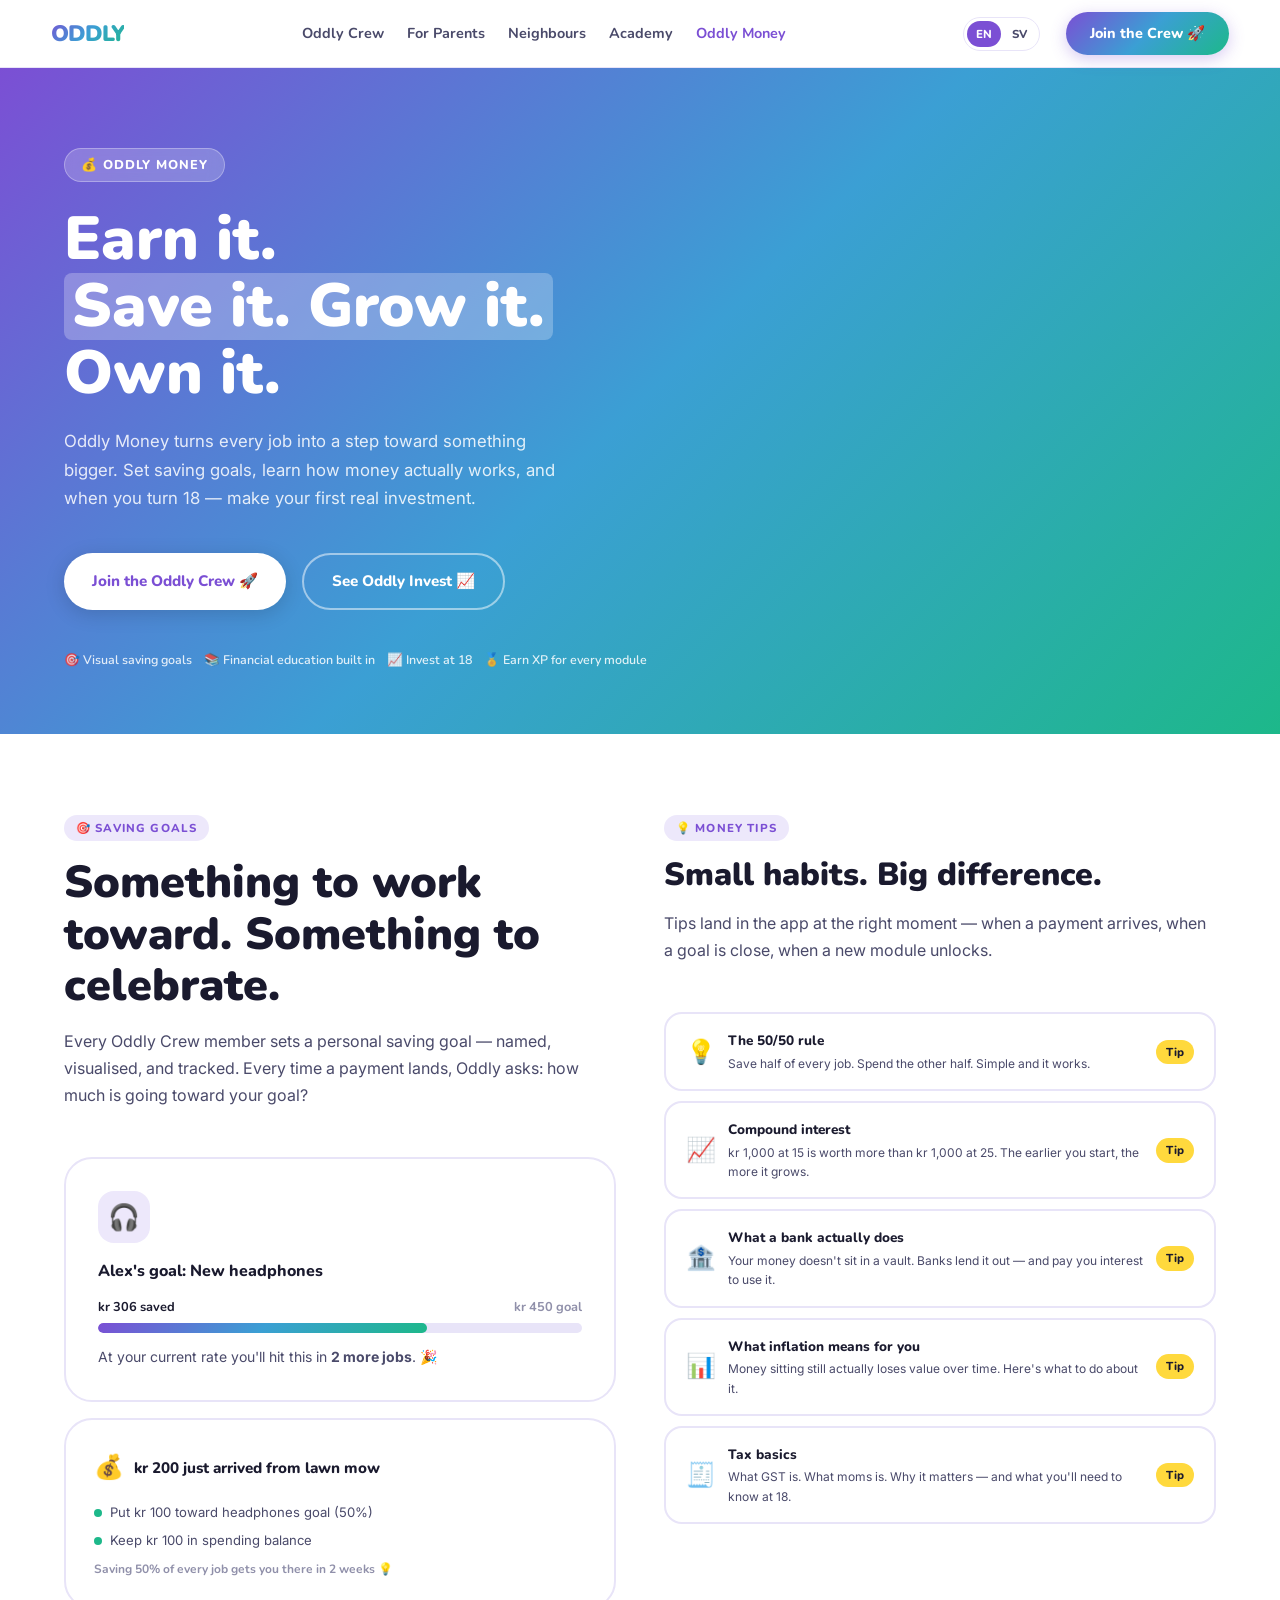
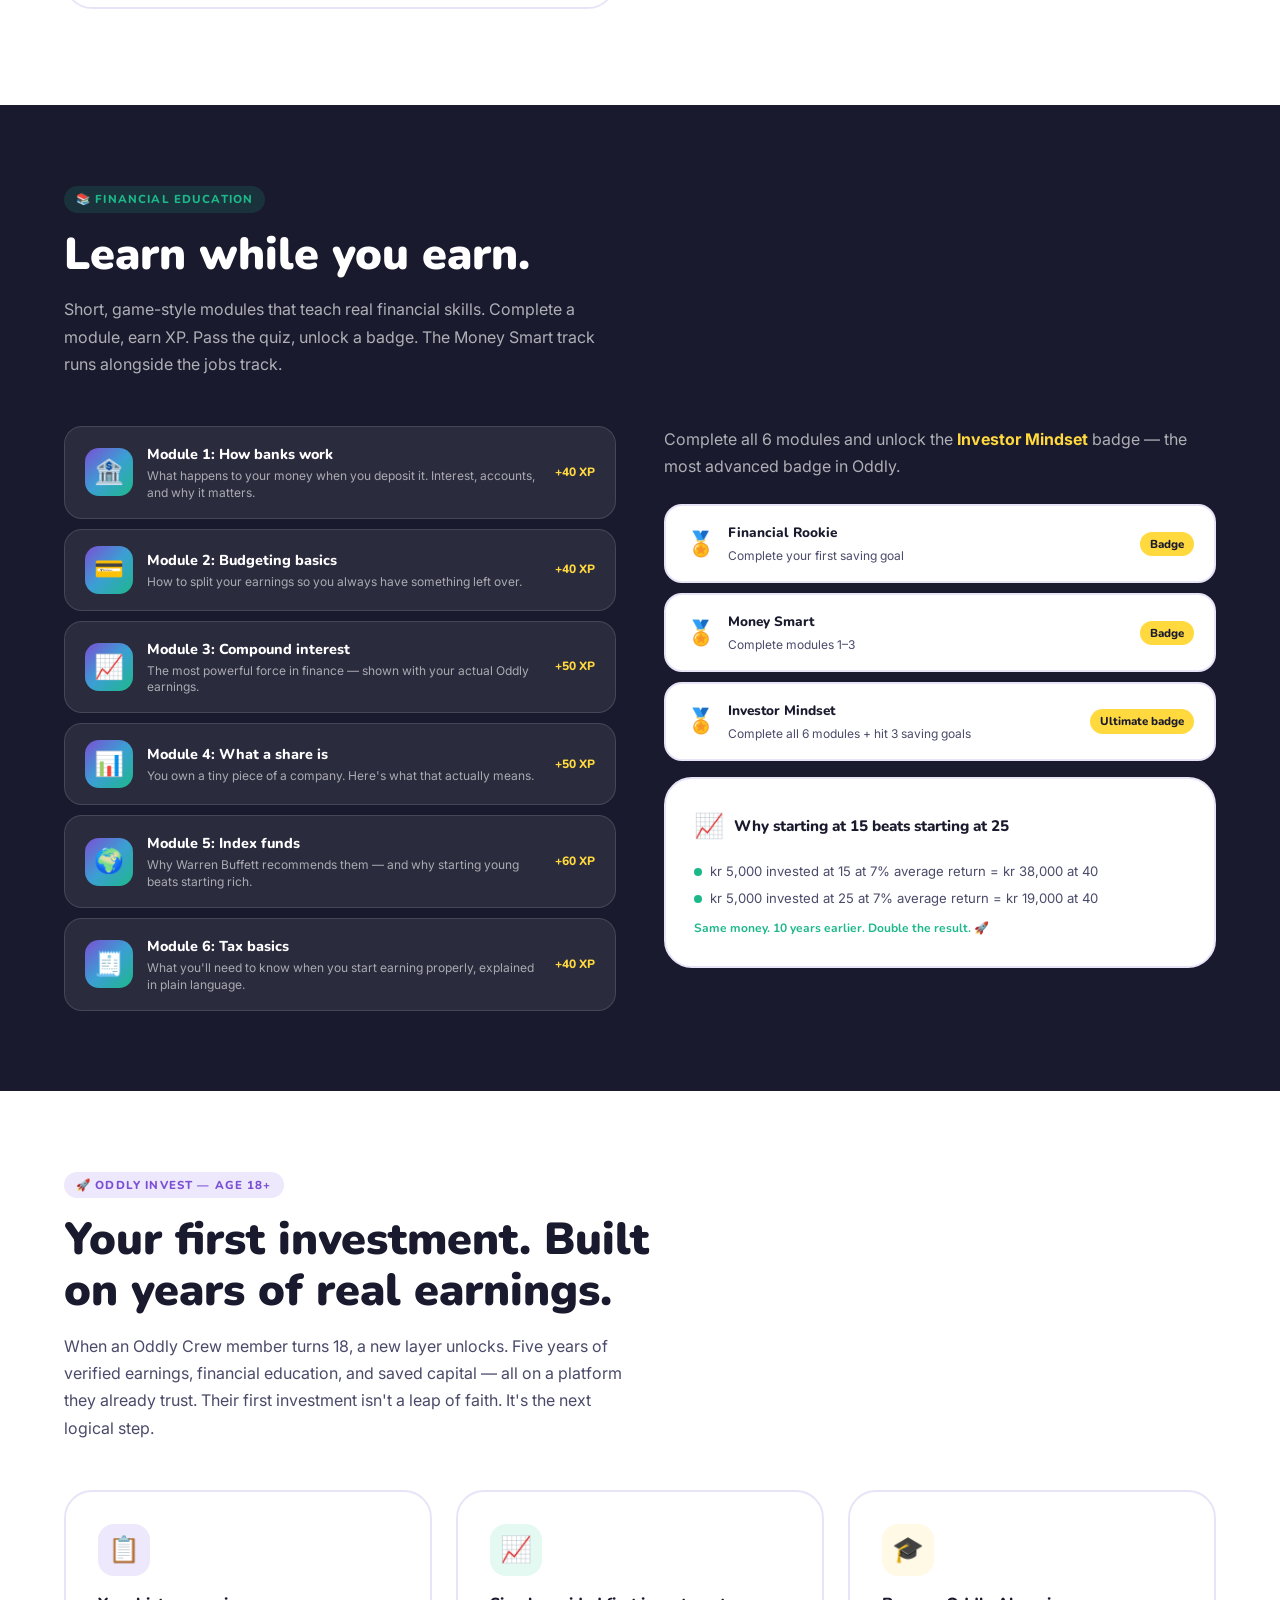
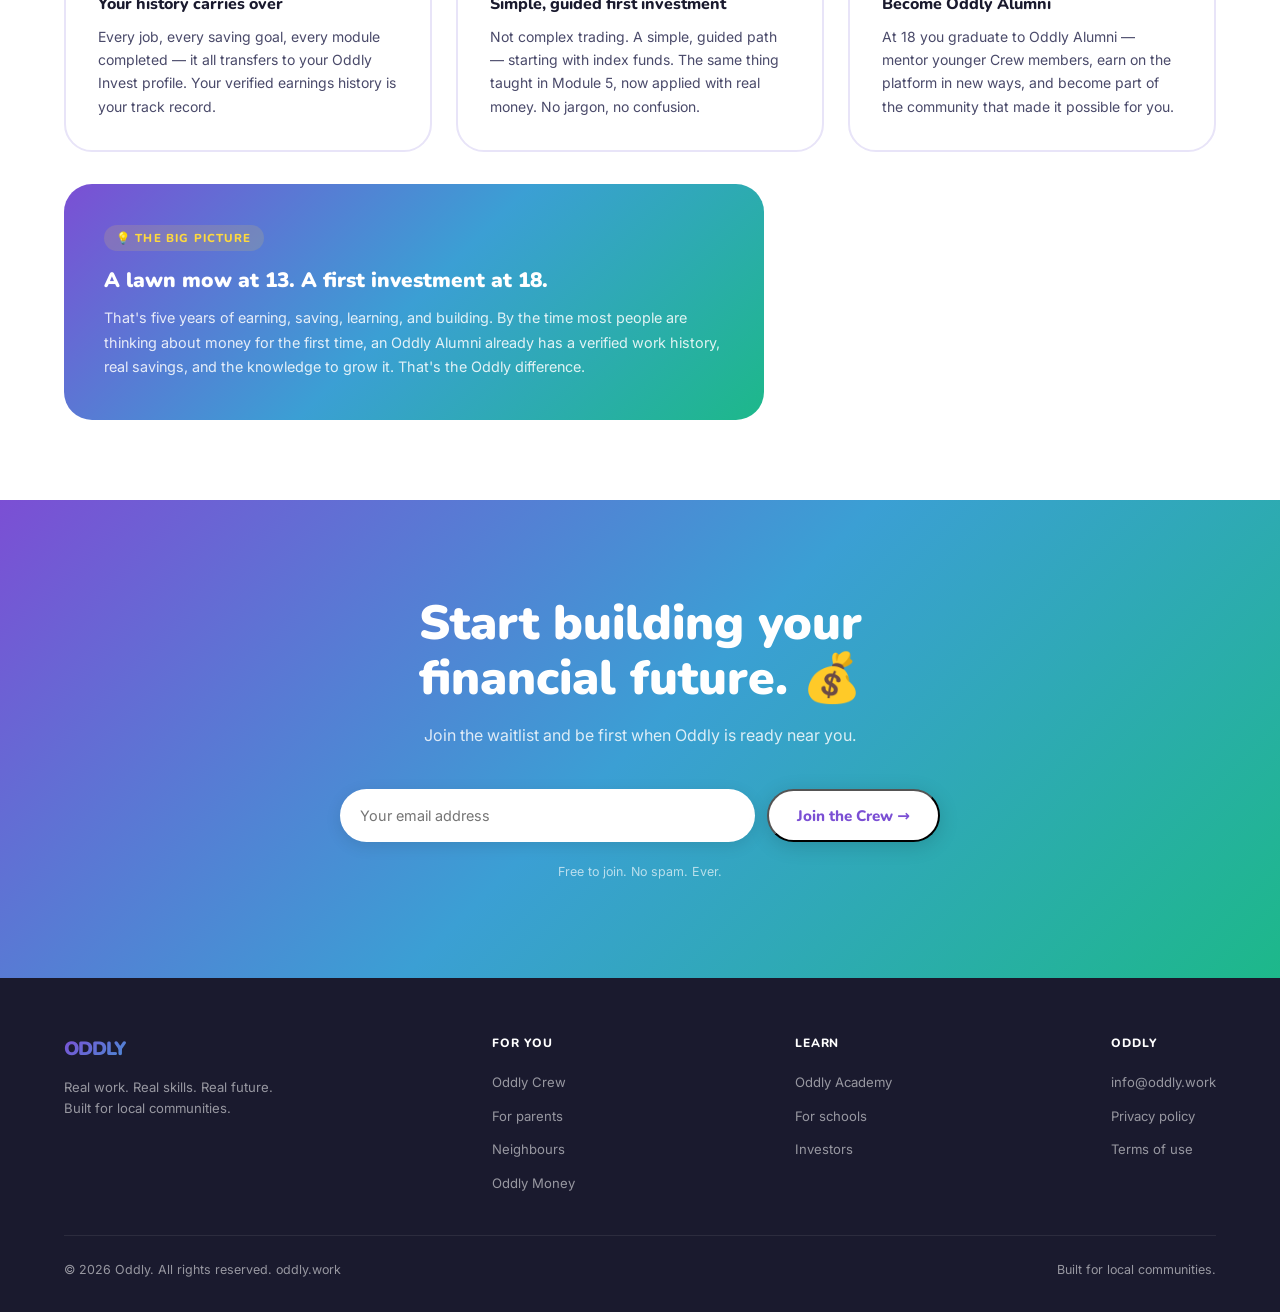
<file: money.html>
<!DOCTYPE html>
<html lang="en">
<head>
  <meta charset="UTF-8" /><meta name="viewport" content="width=device-width, initial-scale=1.0" />
  <title>Oddly Money — Save, Learn, Invest</title>
  <meta name="description" content="Oddly Money helps the Oddly Crew set saving goals, learn about money, and make their first investment at 18." />
  <link rel="preconnect" href="https://fonts.googleapis.com" /><link rel="preconnect" href="https://fonts.gstatic.com" crossorigin />
  <link href="https://fonts.googleapis.com/css2?family=Nunito:wght@400;600;700;800;900&family=Inter:wght@400;500;600&display=swap" rel="stylesheet" />
  <link rel="stylesheet" href="shared.css" />
</head>
<body>
  <nav>
    <a href="index.html" class="nav-logo">ODDLY</a>
    <ul class="nav-links">
      <li><a href="crew.html">Oddly Crew</a></li>
      <li><a href="parents.html">For Parents</a></li>
      <li><a href="neighbours.html">Neighbours</a></li>
      <li><a href="academy.html">Academy</a></li>
      <li><a href="money.html" class="active">Oddly Money</a></li>
    </ul>
    <a href="index.html#waitlist" class="nav-cta">Join the Crew 🚀</a>
  </nav>

  <section class="hero" style="min-height:65vh;">
    <div class="hero-content">
      <div class="hero-crew-badge">💰 Oddly Money</div>
      <h1 class="hero-headline">Earn it.<br><span class="highlight">Save it. Grow it.</span><br>Own it.</h1>
      <p class="hero-sub">Oddly Money turns every job into a step toward something bigger. Set saving goals, learn how money actually works, and when you turn 18 — make your first real investment.</p>
      <div class="hero-actions">
        <a href="index.html#waitlist" class="btn-white">Join the Oddly Crew 🚀</a>
        <a href="#invest" class="btn-outline-white">See Oddly Invest 📈</a>
      </div>
      <div class="hero-trust">
        <div class="hero-trust-item">🎯 Visual saving goals</div>
        <div class="hero-trust-item">📚 Financial education built in</div>
        <div class="hero-trust-item">📈 Invest at 18</div>
        <div class="hero-trust-item">🏅 Earn XP for every module</div>
      </div>
    </div>
  </section>

  <!-- SAVING GOALS -->
  <section class="section section-alt">
    <div class="prep-grid">
      <div class="reveal">
        <div class="section-label">🎯 Saving goals</div>
        <h2 class="section-headline">Something to work toward. Something to celebrate.</h2>
        <p class="section-sub">Every Oddly Crew member sets a personal saving goal — named, visualised, and tracked. Every time a payment lands, Oddly asks: how much is going toward your goal?</p>
        <div class="how-card" style="margin-bottom:1rem;">
          <div class="how-card-icon icon-purple">🎧</div>
          <div class="how-card-title">Alex's goal: New headphones</div>
          <div style="margin:12px 0;">
            <div style="display:flex;justify-content:space-between;font-family:var(--sans);font-size:0.8rem;font-weight:700;margin-bottom:6px;"><span>kr 306 saved</span><span style="color:var(--ink-faint);">kr 450 goal</span></div>
            <div style="background:var(--border);border-radius:99px;height:10px;overflow:hidden;"><div style="width:68%;height:100%;background:var(--grad);border-radius:99px;"></div></div>
          </div>
          <div class="how-card-desc">At your current rate you'll hit this in <strong>2 more jobs</strong>. 🎉</div>
        </div>
        <div class="prep-card">
          <div class="prep-card-header"><div class="prep-card-icon">💰</div><div class="prep-card-title">kr 200 just arrived from lawn mow</div></div>
          <div class="prep-tip"><div class="prep-tip-dot"></div>Put kr 100 toward headphones goal (50%)</div>
          <div class="prep-tip"><div class="prep-tip-dot"></div>Keep kr 100 in spending balance</div>
          <div style="margin-top:10px;font-size:0.75rem;color:var(--ink-faint);font-family:var(--sans);font-weight:700;">Saving 50% of every job gets you there in 2 weeks 💡</div>
        </div>
      </div>
      <div class="reveal">
        <div class="section-label">💡 Money tips</div>
        <h2 class="section-headline" style="font-size:clamp(1.4rem,2.5vw,2rem);">Small habits. Big difference.</h2>
        <p class="section-sub">Tips land in the app at the right moment — when a payment arrives, when a goal is close, when a new module unlocks.</p>
        <div class="challenge-showcase">
          <div class="challenge-card"><div class="challenge-icon">💡</div><div><div class="challenge-title">The 50/50 rule</div><div class="challenge-desc">Save half of every job. Spend the other half. Simple and it works.</div></div><div class="challenge-reward">Tip</div></div>
          <div class="challenge-card"><div class="challenge-icon">📈</div><div><div class="challenge-title">Compound interest</div><div class="challenge-desc">kr 1,000 at 15 is worth more than kr 1,000 at 25. The earlier you start, the more it grows.</div></div><div class="challenge-reward">Tip</div></div>
          <div class="challenge-card"><div class="challenge-icon">🏦</div><div><div class="challenge-title">What a bank actually does</div><div class="challenge-desc">Your money doesn't sit in a vault. Banks lend it out — and pay you interest to use it.</div></div><div class="challenge-reward">Tip</div></div>
          <div class="challenge-card"><div class="challenge-icon">📊</div><div><div class="challenge-title">What inflation means for you</div><div class="challenge-desc">Money sitting still actually loses value over time. Here's what to do about it.</div></div><div class="challenge-reward">Tip</div></div>
          <div class="challenge-card"><div class="challenge-icon">🧾</div><div><div class="challenge-title">Tax basics</div><div class="challenge-desc">What GST is. What moms is. Why it matters — and what you'll need to know at 18.</div></div><div class="challenge-reward">Tip</div></div>
        </div>
      </div>
    </div>
  </section>

  <!-- EDUCATION MODULES -->
  <section class="section section-dark">
    <div class="reveal">
      <div class="section-label">📚 Financial education</div>
      <h2 class="section-headline">Learn while you earn.</h2>
      <p class="section-sub">Short, game-style modules that teach real financial skills. Complete a module, earn XP. Pass the quiz, unlock a badge. The Money Smart track runs alongside the jobs track.</p>
    </div>
    <div class="game-grid">
      <div class="reveal">
        <div class="level-cards">
          <div class="level-card"><div class="level-card-avatar">🏦</div><div><div class="level-card-name">Module 1: How banks work</div><div class="level-card-desc">What happens to your money when you deposit it. Interest, accounts, and why it matters.</div></div><div class="level-card-jobs">+40 XP</div></div>
          <div class="level-card"><div class="level-card-avatar">💳</div><div><div class="level-card-name">Module 2: Budgeting basics</div><div class="level-card-desc">How to split your earnings so you always have something left over.</div></div><div class="level-card-jobs">+40 XP</div></div>
          <div class="level-card"><div class="level-card-avatar">📈</div><div><div class="level-card-name">Module 3: Compound interest</div><div class="level-card-desc">The most powerful force in finance — shown with your actual Oddly earnings.</div></div><div class="level-card-jobs">+50 XP</div></div>
          <div class="level-card"><div class="level-card-avatar">📊</div><div><div class="level-card-name">Module 4: What a share is</div><div class="level-card-desc">You own a tiny piece of a company. Here's what that actually means.</div></div><div class="level-card-jobs">+50 XP</div></div>
          <div class="level-card"><div class="level-card-avatar">🌍</div><div><div class="level-card-name">Module 5: Index funds</div><div class="level-card-desc">Why Warren Buffett recommends them — and why starting young beats starting rich.</div></div><div class="level-card-jobs">+60 XP</div></div>
          <div class="level-card"><div class="level-card-avatar">🧾</div><div><div class="level-card-name">Module 6: Tax basics</div><div class="level-card-desc">What you'll need to know when you start earning properly, explained in plain language.</div></div><div class="level-card-jobs">+40 XP</div></div>
        </div>
      </div>
      <div class="reveal">
        <p class="section-sub" style="margin-bottom:1.5rem;">Complete all 6 modules and unlock the <strong style="color:var(--yellow);">Investor Mindset</strong> badge — the most advanced badge in Oddly.</p>
        <div class="challenge-showcase">
          <div class="challenge-card"><div class="challenge-icon">🏅</div><div><div class="challenge-title">Financial Rookie</div><div class="challenge-desc">Complete your first saving goal</div></div><div class="challenge-reward">Badge</div></div>
          <div class="challenge-card"><div class="challenge-icon">🏅</div><div><div class="challenge-title">Money Smart</div><div class="challenge-desc">Complete modules 1–3</div></div><div class="challenge-reward">Badge</div></div>
          <div class="challenge-card"><div class="challenge-icon">🏅</div><div><div class="challenge-title">Investor Mindset</div><div class="challenge-desc">Complete all 6 modules + hit 3 saving goals</div></div><div class="challenge-reward">Ultimate badge</div></div>
        </div>
        <div class="prep-card" style="margin-top:1rem;">
          <div class="prep-card-header"><div class="prep-card-icon">📈</div><div class="prep-card-title">Why starting at 15 beats starting at 25</div></div>
          <div class="prep-tip"><div class="prep-tip-dot"></div>kr 5,000 invested at 15 at 7% average return = kr 38,000 at 40</div>
          <div class="prep-tip"><div class="prep-tip-dot"></div>kr 5,000 invested at 25 at 7% average return = kr 19,000 at 40</div>
          <div style="margin-top:10px;font-size:0.75rem;color:var(--teal);font-family:var(--sans);font-weight:700;">Same money. 10 years earlier. Double the result. 🚀</div>
        </div>
      </div>
    </div>
  </section>

  <!-- INVEST AT 18 -->
  <section class="section section-alt" id="invest">
    <div class="reveal">
      <div class="section-label">🚀 Oddly Invest — age 18+</div>
      <h2 class="section-headline">Your first investment. Built on years of real earnings.</h2>
      <p class="section-sub">When an Oddly Crew member turns 18, a new layer unlocks. Five years of verified earnings, financial education, and saved capital — all on a platform they already trust. Their first investment isn't a leap of faith. It's the next logical step.</p>
    </div>
    <div class="how-grid">
      <div class="how-card reveal">
        <div class="how-card-icon icon-purple">📋</div>
        <div class="how-card-title">Your history carries over</div>
        <div class="how-card-desc">Every job, every saving goal, every module completed — it all transfers to your Oddly Invest profile. Your verified earnings history is your track record.</div>
      </div>
      <div class="how-card reveal">
        <div class="how-card-icon icon-teal">📈</div>
        <div class="how-card-title">Simple, guided first investment</div>
        <div class="how-card-desc">Not complex trading. A simple, guided path — starting with index funds. The same thing taught in Module 5, now applied with real money. No jargon, no confusion.</div>
      </div>
      <div class="how-card reveal">
        <div class="how-card-icon icon-yellow">🎓</div>
        <div class="how-card-title">Become Oddly Alumni</div>
        <div class="how-card-desc">At 18 you graduate to Oddly Alumni — mentor younger Crew members, earn on the platform in new ways, and become part of the community that made it possible for you.</div>
      </div>
    </div>
    <div class="reveal" style="margin-top:2rem;background:var(--grad);border-radius:var(--radius-xl);padding:2.5rem;color:white;max-width:700px;">
      <div class="section-label" style="color:var(--yellow);background:rgba(255,211,61,0.15);">💡 The big picture</div>
      <p style="font-family:var(--sans);font-weight:900;font-size:1.3rem;margin-bottom:0.75rem;line-height:1.3;">A lawn mow at 13. A first investment at 18.</p>
      <p style="font-size:0.9rem;opacity:0.85;line-height:1.7;">That's five years of earning, saving, learning, and building. By the time most people are thinking about money for the first time, an Oddly Alumni already has a verified work history, real savings, and the knowledge to grow it. That's the Oddly difference.</p>
    </div>
  </section>

  <section class="waitlist-section">
    <div class="waitlist-inner reveal">
      <h2 class="waitlist-headline">Start building your financial future. 💰</h2>
      <p class="waitlist-sub">Join the waitlist and be first when Oddly is ready near you.</p>
      <form class="waitlist-form" onsubmit="handleWaitlist(event)">
        <input type="email" class="waitlist-input" placeholder="Your email address" required />
        <button type="submit" class="btn-white">Join the Crew →</button>
      </form>
      <div class="waitlist-success" id="waitlist-success">🎉 You're in! We'll be in touch when Oddly Money is ready near you.</div>
      <p class="waitlist-note">Free to join. No spam. Ever.</p>
    </div>
  </section>

  <footer>
    <div class="footer-inner">
      <div class="footer-brand"><div class="footer-logo-text">ODDLY</div><div class="footer-tagline">Real work. Real skills. Real future.<br/>Built for local communities.</div></div>
      <div class="footer-col"><h4>For you</h4><ul><li><a href="crew.html">Oddly Crew</a></li><li><a href="parents.html">For parents</a></li><li><a href="neighbours.html">Neighbours</a></li><li><a href="money.html">Oddly Money</a></li></ul></div>
      <div class="footer-col"><h4>Learn</h4><ul><li><a href="academy.html">Oddly Academy</a></li><li><a href="academy.html">For schools</a></li><li><a href="investors.html">Investors</a></li></ul></div>
      <div class="footer-col"><h4>Oddly</h4><ul><li><a href="mailto:info@oddly.work">info@oddly.work</a></li><li><a href="privacy.html">Privacy policy</a></li><li><a href="terms.html">Terms of use</a></li></ul></div>
    </div>
    <div class="footer-bottom"><div>© 2026 Oddly. All rights reserved. oddly.work</div><div class="footer-markets"><span>Built for local communities.</span></div></div>
  </footer>
  <script src="shared.js"></script>
</body>
</html>
</file>
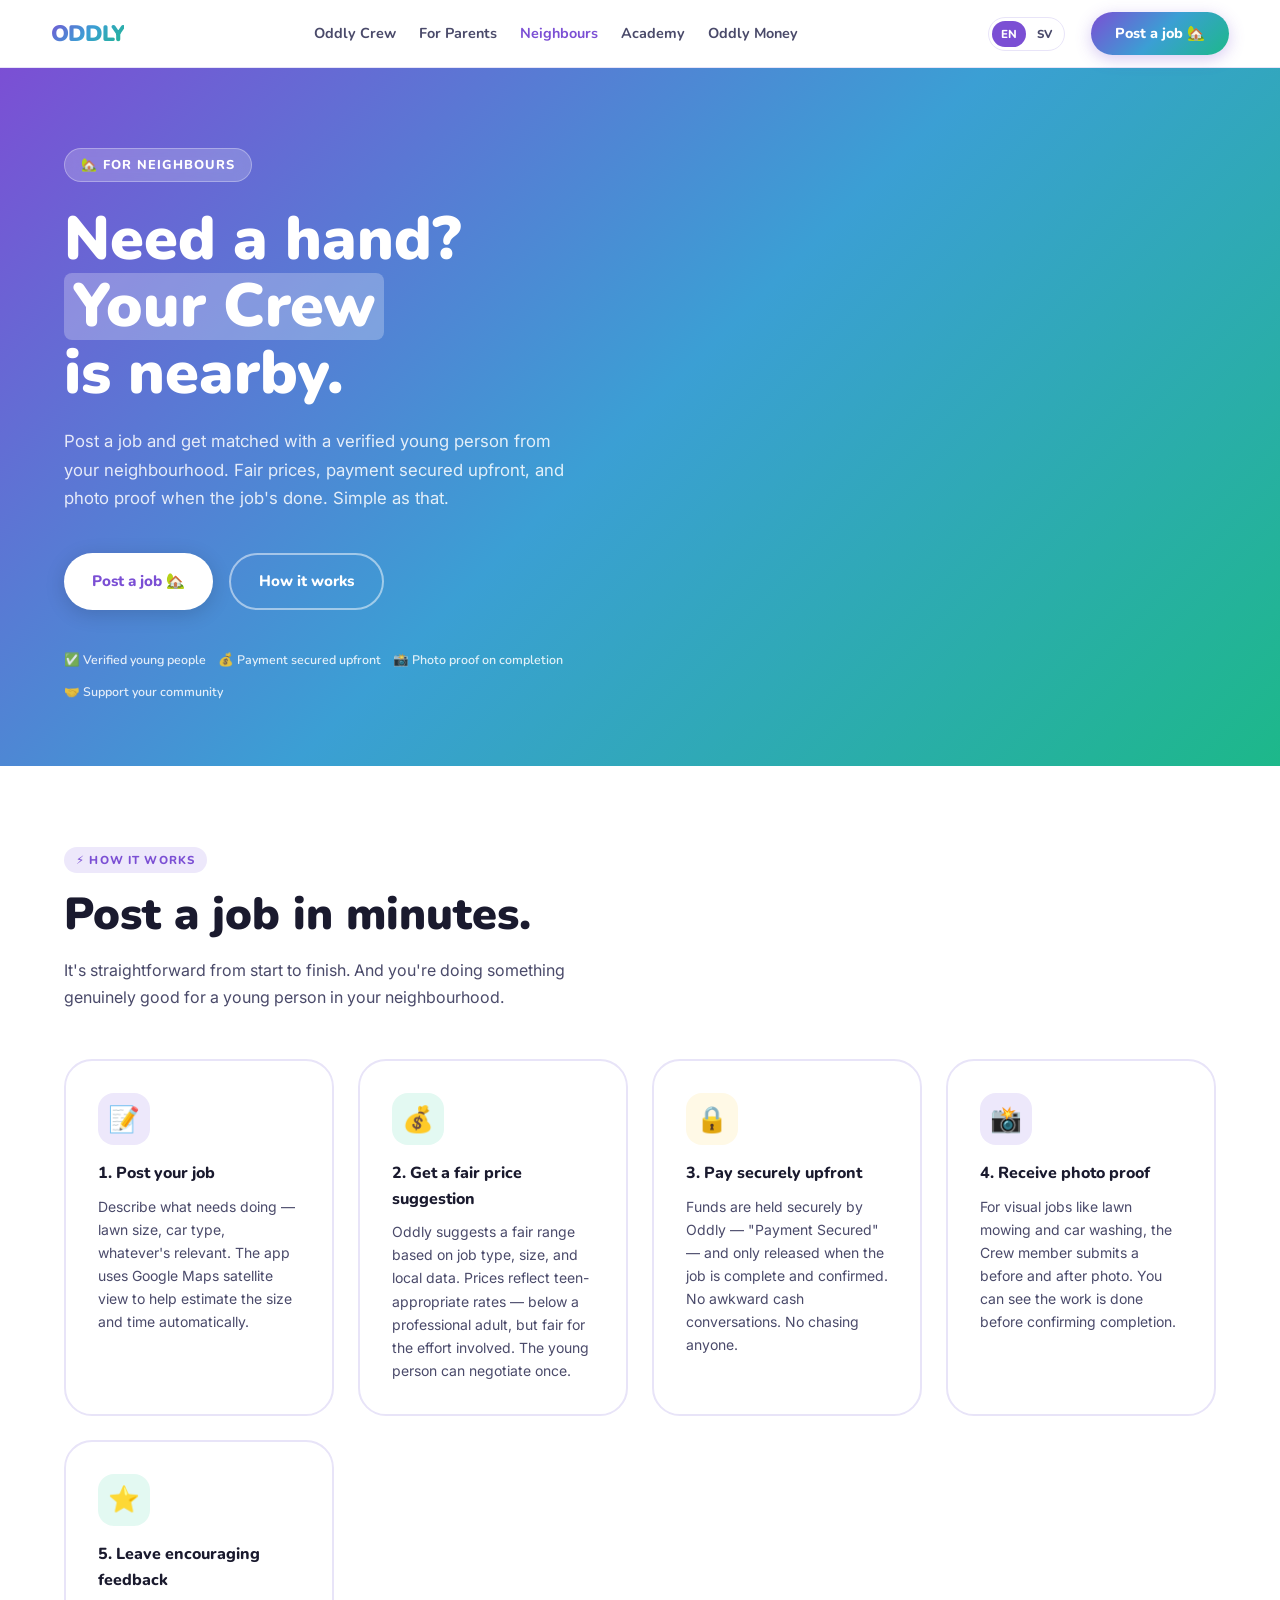
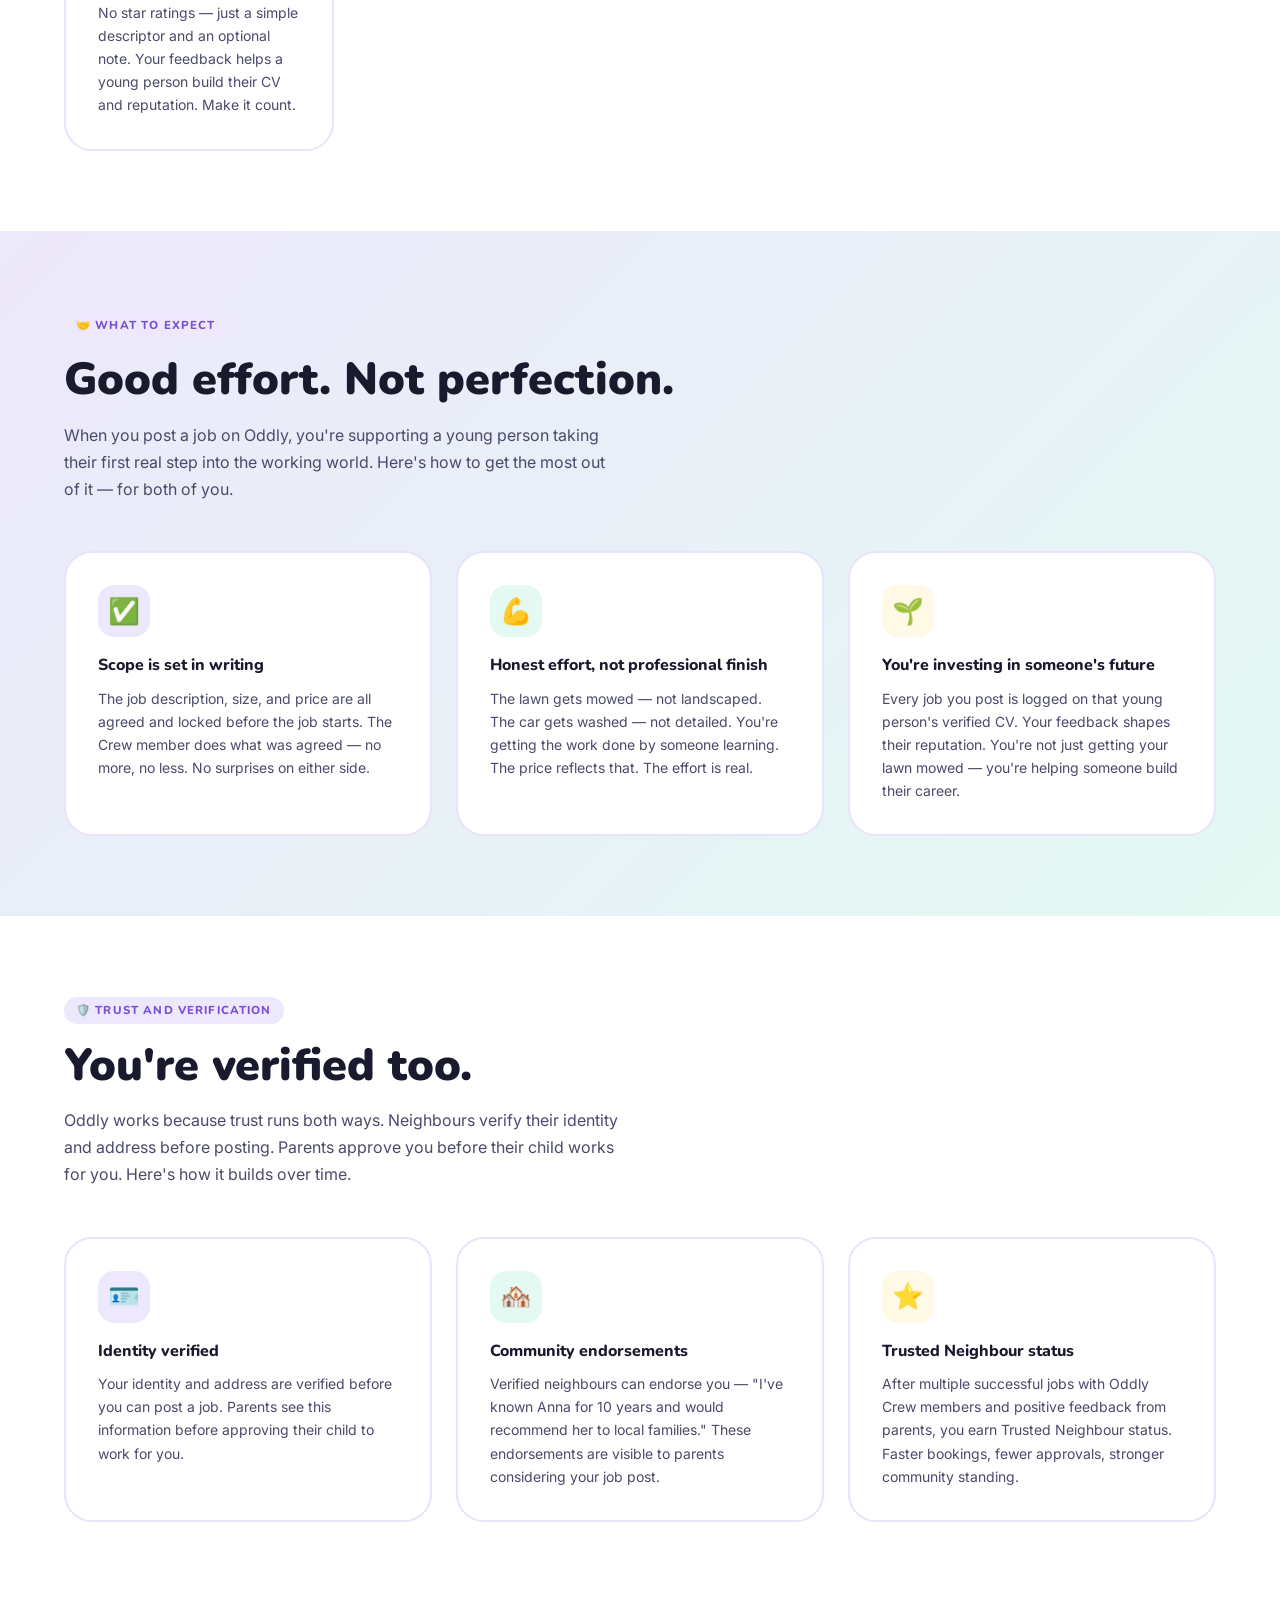
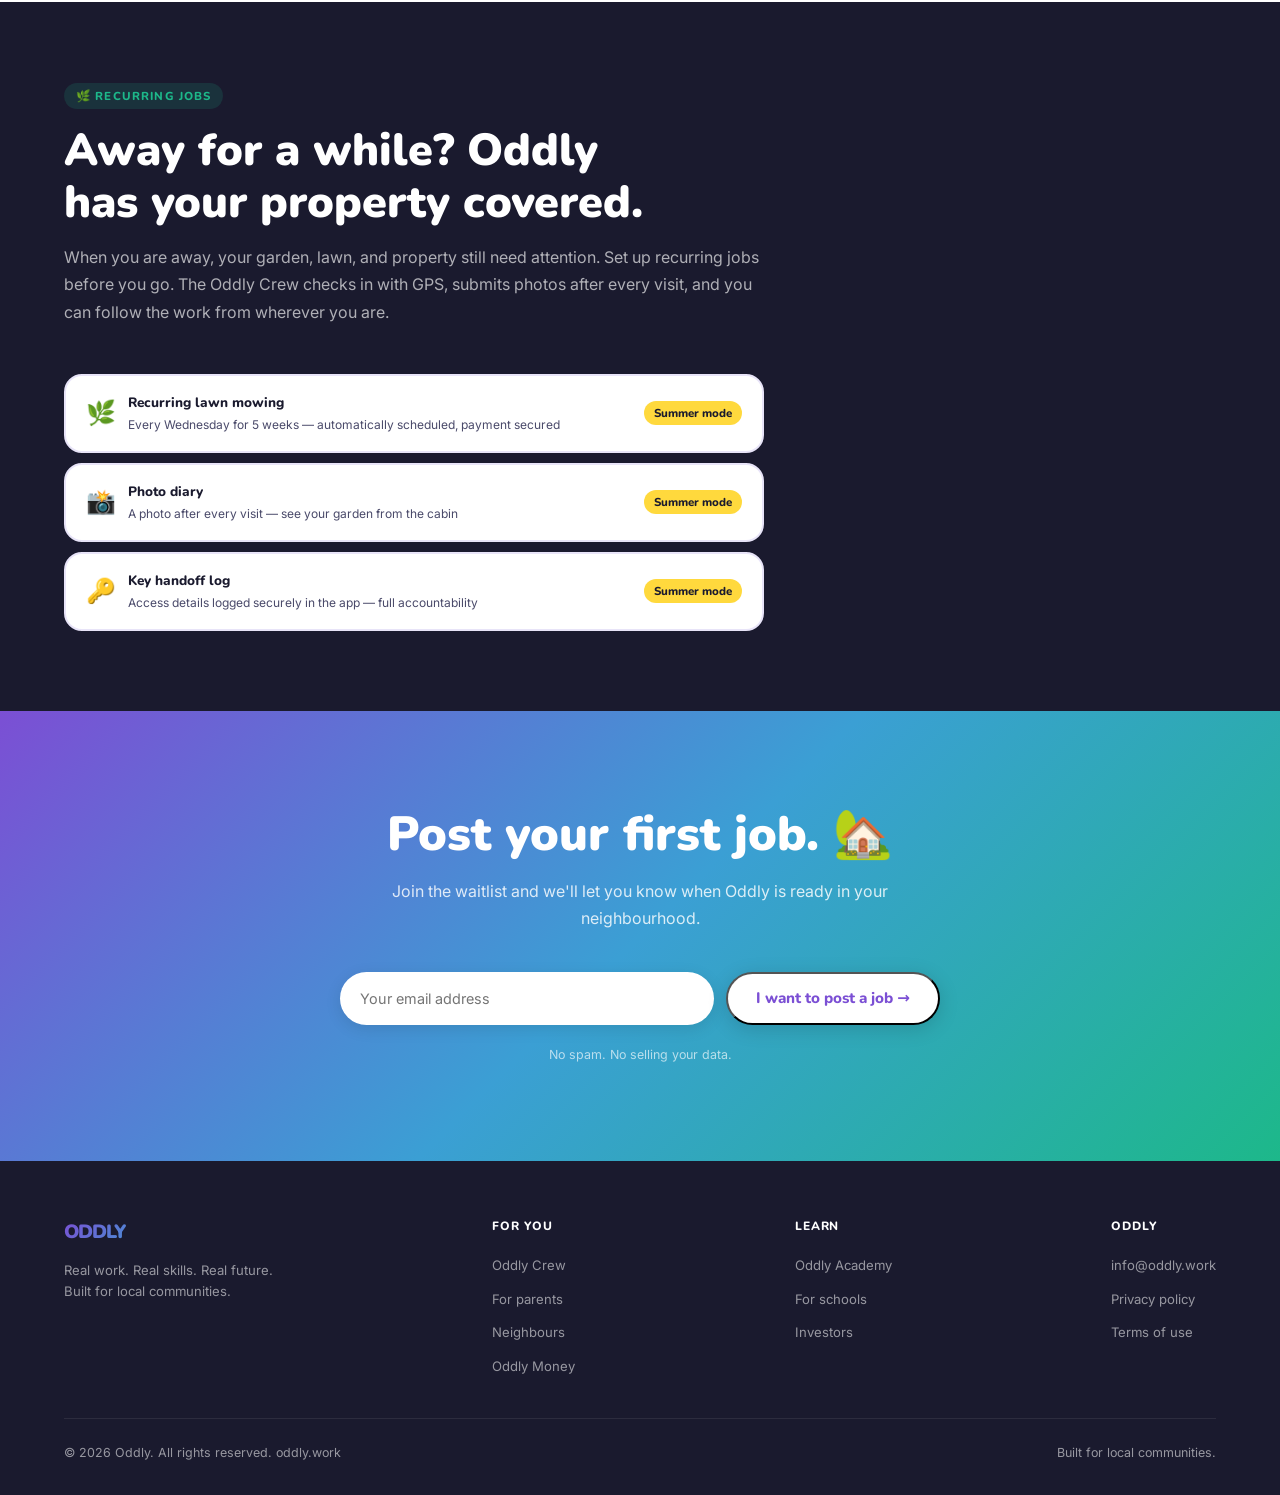
<file: neighbours.html>
<!DOCTYPE html>
<html lang="en">
<head>
  <meta charset="UTF-8" /><meta name="viewport" content="width=device-width, initial-scale=1.0" />
  <title>For Neighbours — Oddly</title>
  <meta name="description" content="Post a local job on Oddly. Get matched with a verified young person from your neighbourhood. Fair prices, secured payment, photo proof." />
  <link rel="preconnect" href="https://fonts.googleapis.com" /><link rel="preconnect" href="https://fonts.gstatic.com" crossorigin />
  <link href="https://fonts.googleapis.com/css2?family=Nunito:wght@400;600;700;800;900&family=Inter:wght@400;500;600&display=swap" rel="stylesheet" />
  <link rel="stylesheet" href="shared.css" />
</head>
<body>
  <nav>
    <a href="index.html" class="nav-logo">ODDLY</a>
    <ul class="nav-links">
      <li><a href="crew.html">Oddly Crew</a></li>
      <li><a href="parents.html">For Parents</a></li>
      <li><a href="neighbours.html" class="active">Neighbours</a></li>
      <li><a href="academy.html">Academy</a></li>
      <li><a href="money.html">Oddly Money</a></li>
    </ul>
    <a href="index.html#waitlist" class="nav-cta">Post a job 🏡</a>
  </nav>

  <section class="hero" style="min-height:65vh;">
    <div class="hero-content">
      <div class="hero-crew-badge">🏡 For neighbours</div>
      <h1 class="hero-headline">Need a hand?<br><span class="highlight">Your Crew</span><br>is nearby.</h1>
      <p class="hero-sub">Post a job and get matched with a verified young person from your neighbourhood. Fair prices, payment secured upfront, and photo proof when the job's done. Simple as that.</p>
      <div class="hero-actions">
        <a href="index.html#waitlist" class="btn-white">Post a job 🏡</a>
        <a href="#how" class="btn-outline-white">How it works</a>
      </div>
      <div class="hero-trust">
        <div class="hero-trust-item">✅ Verified young people</div>
        <div class="hero-trust-item">💰 Payment secured upfront</div>
        <div class="hero-trust-item">📸 Photo proof on completion</div>
        <div class="hero-trust-item">🤝 Support your community</div>
      </div>
    </div>
  </section>

  <section class="section section-alt" id="how">
    <div class="reveal">
      <div class="section-label">⚡ How it works</div>
      <h2 class="section-headline">Post a job in minutes.</h2>
      <p class="section-sub">It's straightforward from start to finish. And you're doing something genuinely good for a young person in your neighbourhood.</p>
    </div>
    <div class="how-grid">
      <div class="how-card reveal">
        <div class="how-card-icon icon-purple">📝</div>
        <div class="how-card-title">1. Post your job</div>
        <div class="how-card-desc">Describe what needs doing — lawn size, car type, whatever's relevant. The app uses Google Maps satellite view to help estimate the size and time automatically.</div>
      </div>
      <div class="how-card reveal">
        <div class="how-card-icon icon-teal">💰</div>
        <div class="how-card-title">2. Get a fair price suggestion</div>
        <div class="how-card-desc">Oddly suggests a fair range based on job type, size, and local data. Prices reflect teen-appropriate rates — below a professional adult, but fair for the effort involved. The young person can negotiate once.</div>
      </div>
      <div class="how-card reveal">
        <div class="how-card-icon icon-yellow">🔒</div>
        <div class="how-card-title">3. Pay securely upfront</div>
        <div class="how-card-desc">Funds are held securely by Oddly — "Payment Secured" — and only released when the job is complete and confirmed. No awkward cash conversations. No chasing anyone.</div>
      </div>
      <div class="how-card reveal">
        <div class="how-card-icon icon-purple">📸</div>
        <div class="how-card-title">4. Receive photo proof</div>
        <div class="how-card-desc">For visual jobs like lawn mowing and car washing, the Crew member submits a before and after photo. You can see the work is done before confirming completion.</div>
      </div>
      <div class="how-card reveal">
        <div class="how-card-icon icon-teal">⭐</div>
        <div class="how-card-title">5. Leave encouraging feedback</div>
        <div class="how-card-desc">No star ratings — just a simple descriptor and an optional note. Your feedback helps a young person build their CV and reputation. Make it count.</div>
      </div>
    </div>
  </section>

  <section class="section section-grad">
    <div class="reveal">
      <div class="section-label">🤝 What to expect</div>
      <h2 class="section-headline">Good effort. Not perfection.</h2>
      <p class="section-sub">When you post a job on Oddly, you're supporting a young person taking their first real step into the working world. Here's how to get the most out of it — for both of you.</p>
    </div>
    <div class="how-grid">
      <div class="how-card reveal">
        <div class="how-card-icon icon-purple">✅</div>
        <div class="how-card-title">Scope is set in writing</div>
        <div class="how-card-desc">The job description, size, and price are all agreed and locked before the job starts. The Crew member does what was agreed — no more, no less. No surprises on either side.</div>
      </div>
      <div class="how-card reveal">
        <div class="how-card-icon icon-teal">💪</div>
        <div class="how-card-title">Honest effort, not professional finish</div>
        <div class="how-card-desc">The lawn gets mowed — not landscaped. The car gets washed — not detailed. You're getting the work done by someone learning. The price reflects that. The effort is real.</div>
      </div>
      <div class="how-card reveal">
        <div class="how-card-icon icon-yellow">🌱</div>
        <div class="how-card-title">You're investing in someone's future</div>
        <div class="how-card-desc">Every job you post is logged on that young person's verified CV. Your feedback shapes their reputation. You're not just getting your lawn mowed — you're helping someone build their career.</div>
      </div>
    </div>
  </section>

  <section class="section section-alt">
    <div class="reveal">
      <div class="section-label">🛡️ Trust and verification</div>
      <h2 class="section-headline">You're verified too.</h2>
      <p class="section-sub">Oddly works because trust runs both ways. Neighbours verify their identity and address before posting. Parents approve you before their child works for you. Here's how it builds over time.</p>
    </div>
    <div class="how-grid">
      <div class="how-card reveal">
        <div class="how-card-icon icon-purple">🪪</div>
        <div class="how-card-title">Identity verified</div>
        <div class="how-card-desc">Your identity and address are verified before you can post a job. Parents see this information before approving their child to work for you.</div>
      </div>
      <div class="how-card reveal">
        <div class="how-card-icon icon-teal">🏘️</div>
        <div class="how-card-title">Community endorsements</div>
        <div class="how-card-desc">Verified neighbours can endorse you — "I've known Anna for 10 years and would recommend her to local families." These endorsements are visible to parents considering your job post.</div>
      </div>
      <div class="how-card reveal">
        <div class="how-card-icon icon-yellow">⭐</div>
        <div class="how-card-title">Trusted Neighbour status</div>
        <div class="how-card-desc">After multiple successful jobs with Oddly Crew members and positive feedback from parents, you earn Trusted Neighbour status. Faster bookings, fewer approvals, stronger community standing.</div>
      </div>
    </div>
  </section>

  <section class="section section-dark">
    <div style="max-width:700px;" class="reveal">
      <div class="section-label">🌿 Recurring jobs</div>
      <h2 class="section-headline">Away for a while? Oddly has your property covered.</h2>
      <p class="section-sub" style="max-width:100%;">When you are away, your garden, lawn, and property still need attention. Set up recurring jobs before you go. The Oddly Crew checks in with GPS, submits photos after every visit, and you can follow the work from wherever you are.</p>
      <div class="challenge-showcase" style="margin-top:0;">
        <div class="challenge-card"><div class="challenge-icon">🌿</div><div><div class="challenge-title">Recurring lawn mowing</div><div class="challenge-desc">Every Wednesday for 5 weeks — automatically scheduled, payment secured</div></div><div class="challenge-reward">Summer mode</div></div>
        <div class="challenge-card"><div class="challenge-icon">📸</div><div><div class="challenge-title">Photo diary</div><div class="challenge-desc">A photo after every visit — see your garden from the cabin</div></div><div class="challenge-reward">Summer mode</div></div>
        <div class="challenge-card"><div class="challenge-icon">🔑</div><div><div class="challenge-title">Key handoff log</div><div class="challenge-desc">Access details logged securely in the app — full accountability</div></div><div class="challenge-reward">Summer mode</div></div>
      </div>
    </div>
  </section>

  <section class="waitlist-section">
    <div class="waitlist-inner reveal">
      <h2 class="waitlist-headline">Post your first job. 🏡</h2>
      <p class="waitlist-sub">Join the waitlist and we'll let you know when Oddly is ready in your neighbourhood.</p>
      <form class="waitlist-form" onsubmit="handleWaitlist(event)">
        <input type="email" class="waitlist-input" placeholder="Your email address" required />
        <button type="submit" class="btn-white">I want to post a job →</button>
      </form>
      <div class="waitlist-success" id="waitlist-success">🎉 You're on the list! We'll be in touch when Oddly is ready near you.</div>
      <p class="waitlist-note">No spam. No selling your data.</p>
    </div>
  </section>

  <footer>
    <div class="footer-inner">
      <div class="footer-brand"><div class="footer-logo-text">ODDLY</div><div class="footer-tagline">Real work. Real skills. Real future.<br/>Built for local communities.</div></div>
      <div class="footer-col"><h4>For you</h4><ul><li><a href="crew.html">Oddly Crew</a></li><li><a href="parents.html">For parents</a></li><li><a href="neighbours.html">Neighbours</a></li><li><a href="money.html">Oddly Money</a></li></ul></div>
      <div class="footer-col"><h4>Learn</h4><ul><li><a href="academy.html">Oddly Academy</a></li><li><a href="academy.html">For schools</a></li><li><a href="investors.html">Investors</a></li></ul></div>
      <div class="footer-col"><h4>Oddly</h4><ul><li><a href="mailto:info@oddly.work">info@oddly.work</a></li><li><a href="privacy.html">Privacy policy</a></li><li><a href="terms.html">Terms of use</a></li></ul></div>
    </div>
    <div class="footer-bottom"><div>© 2026 Oddly. All rights reserved. oddly.work</div><div class="footer-markets"><span>Built for local communities.</span></div></div>
  </footer>
  <script src="shared.js"></script>
</body>
</html>
</file>
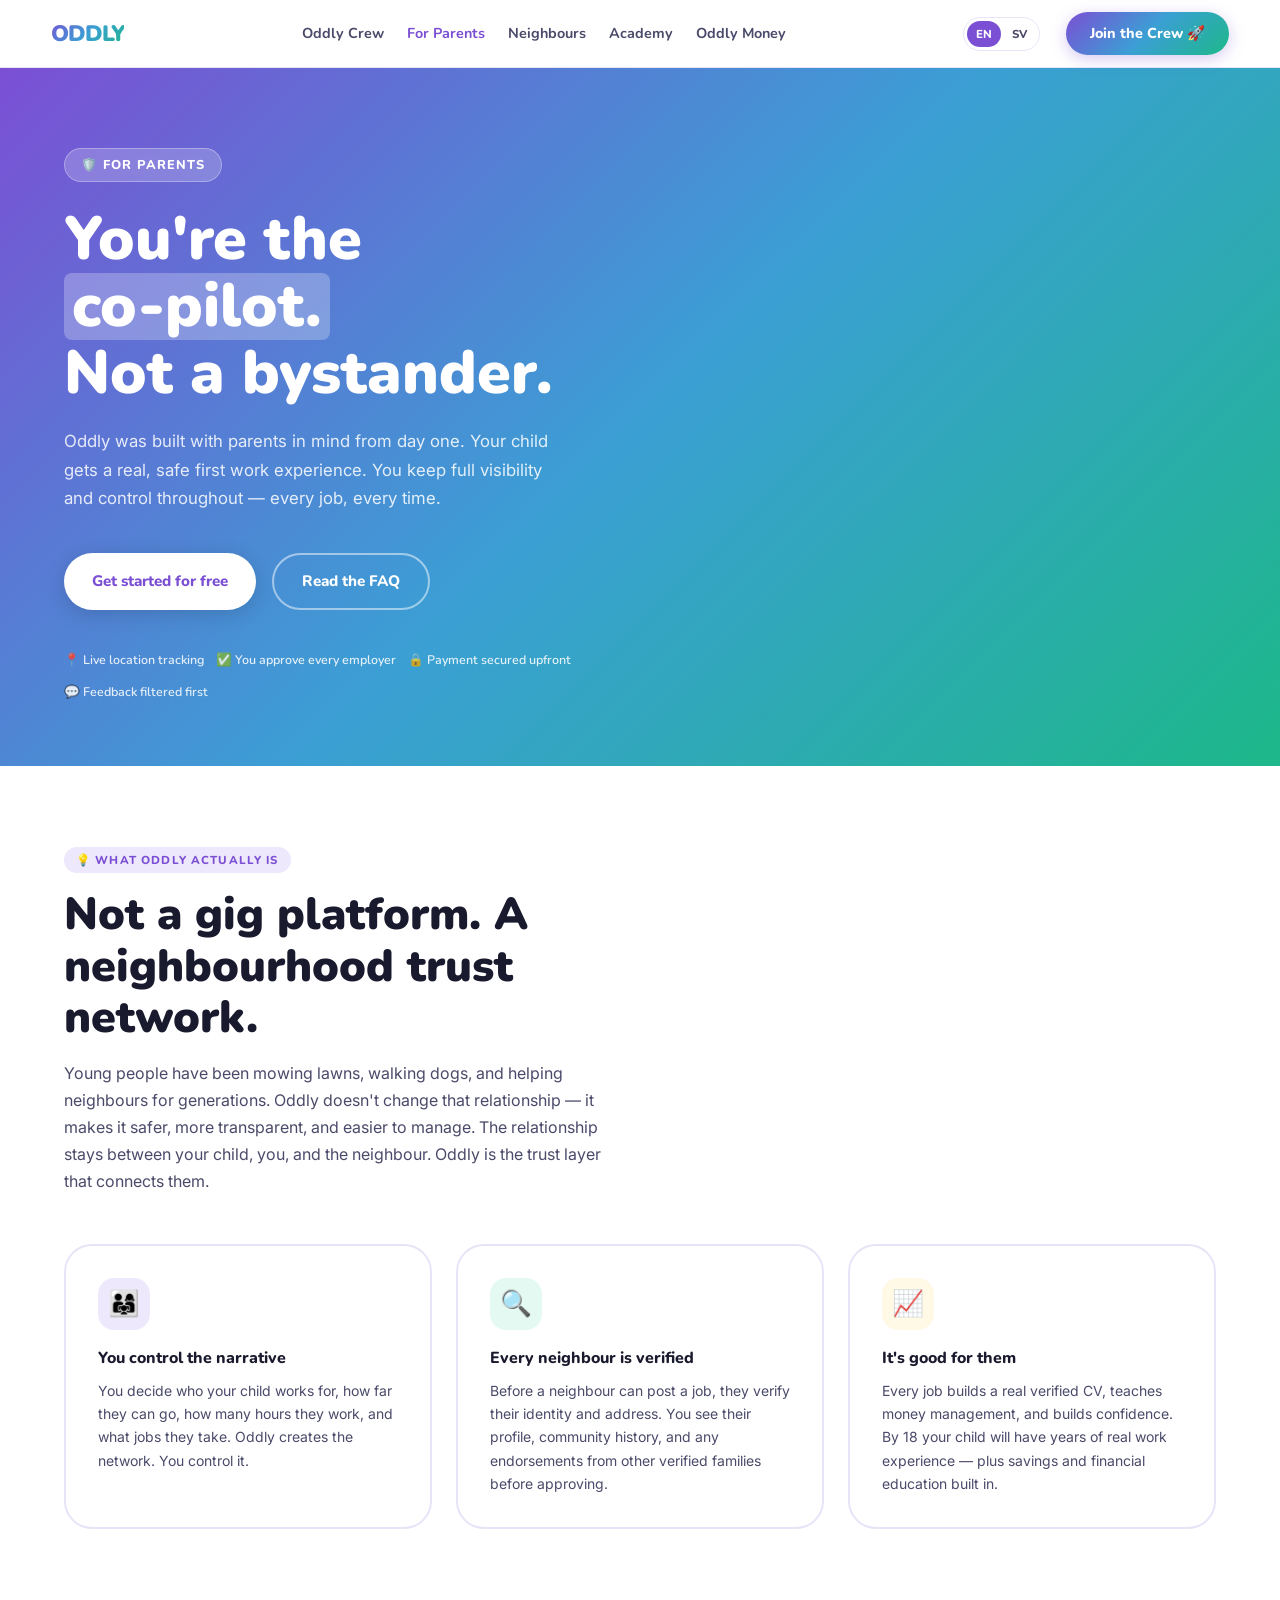
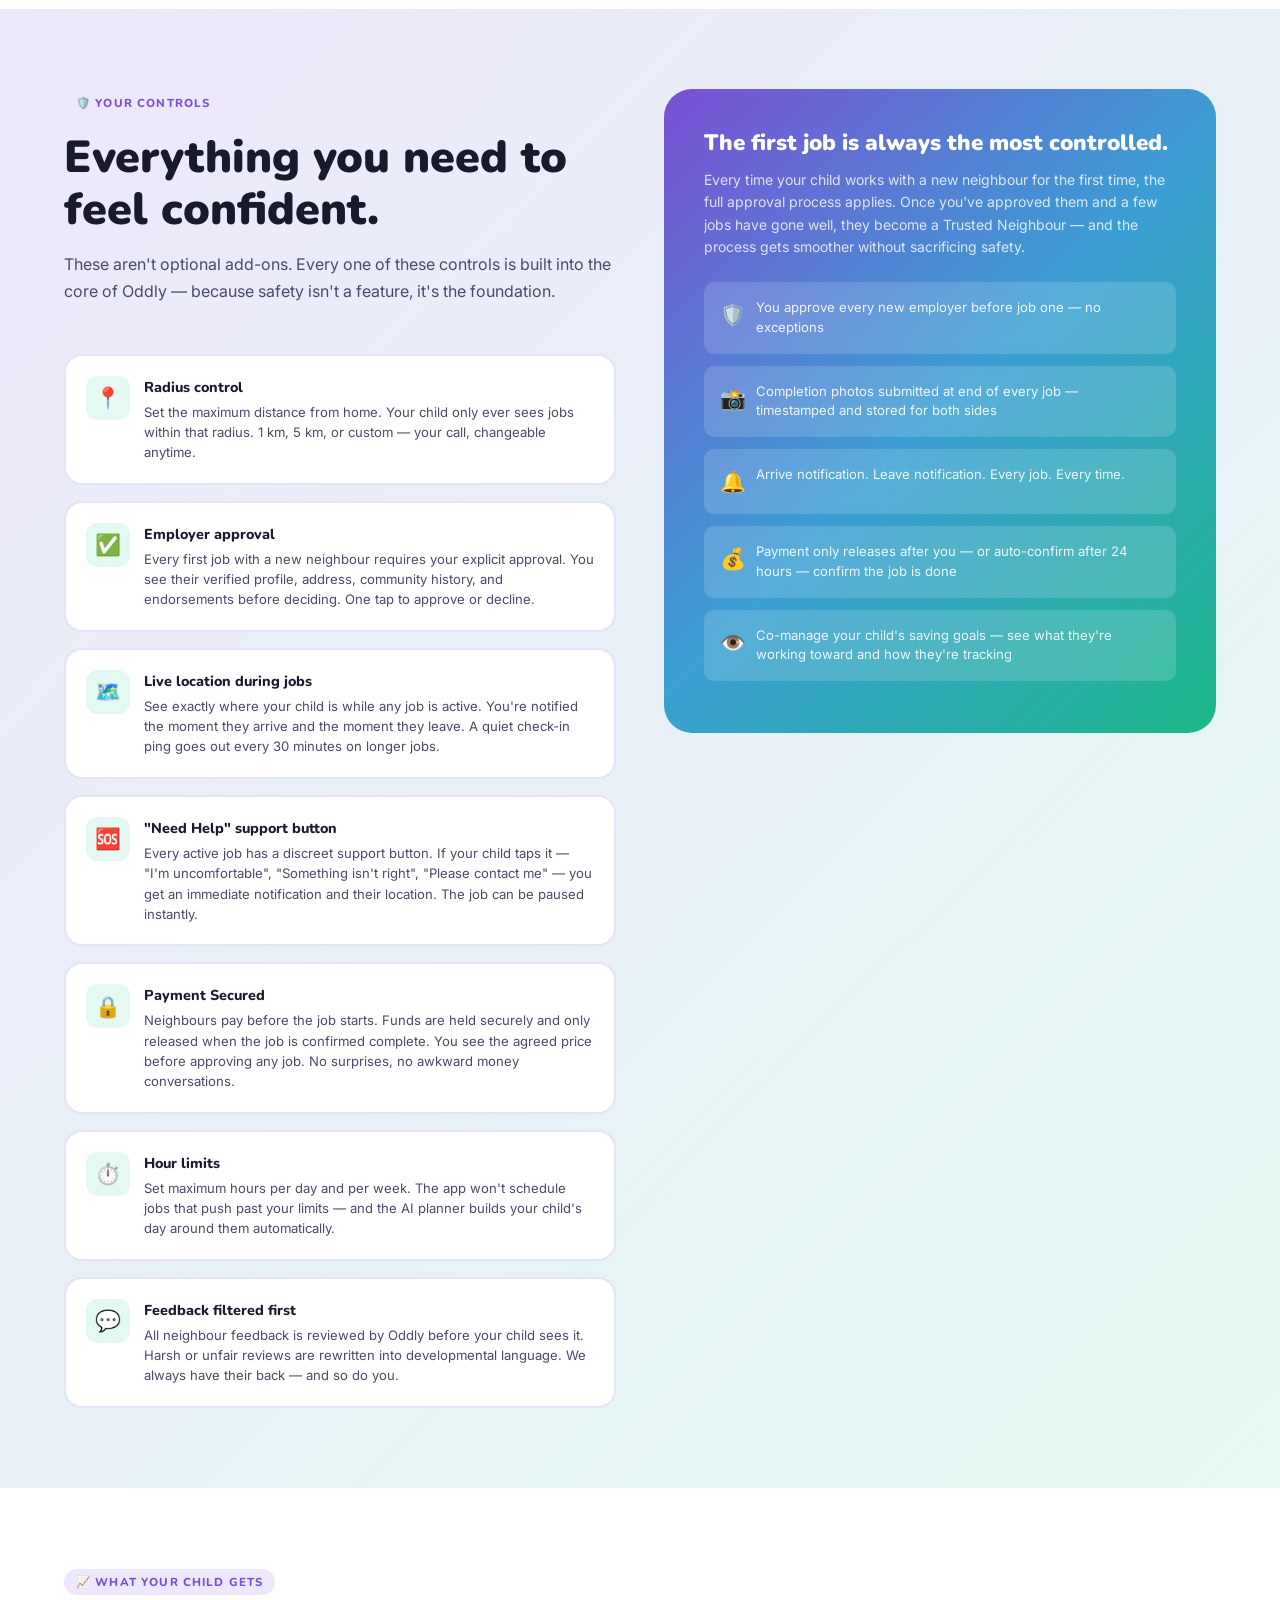
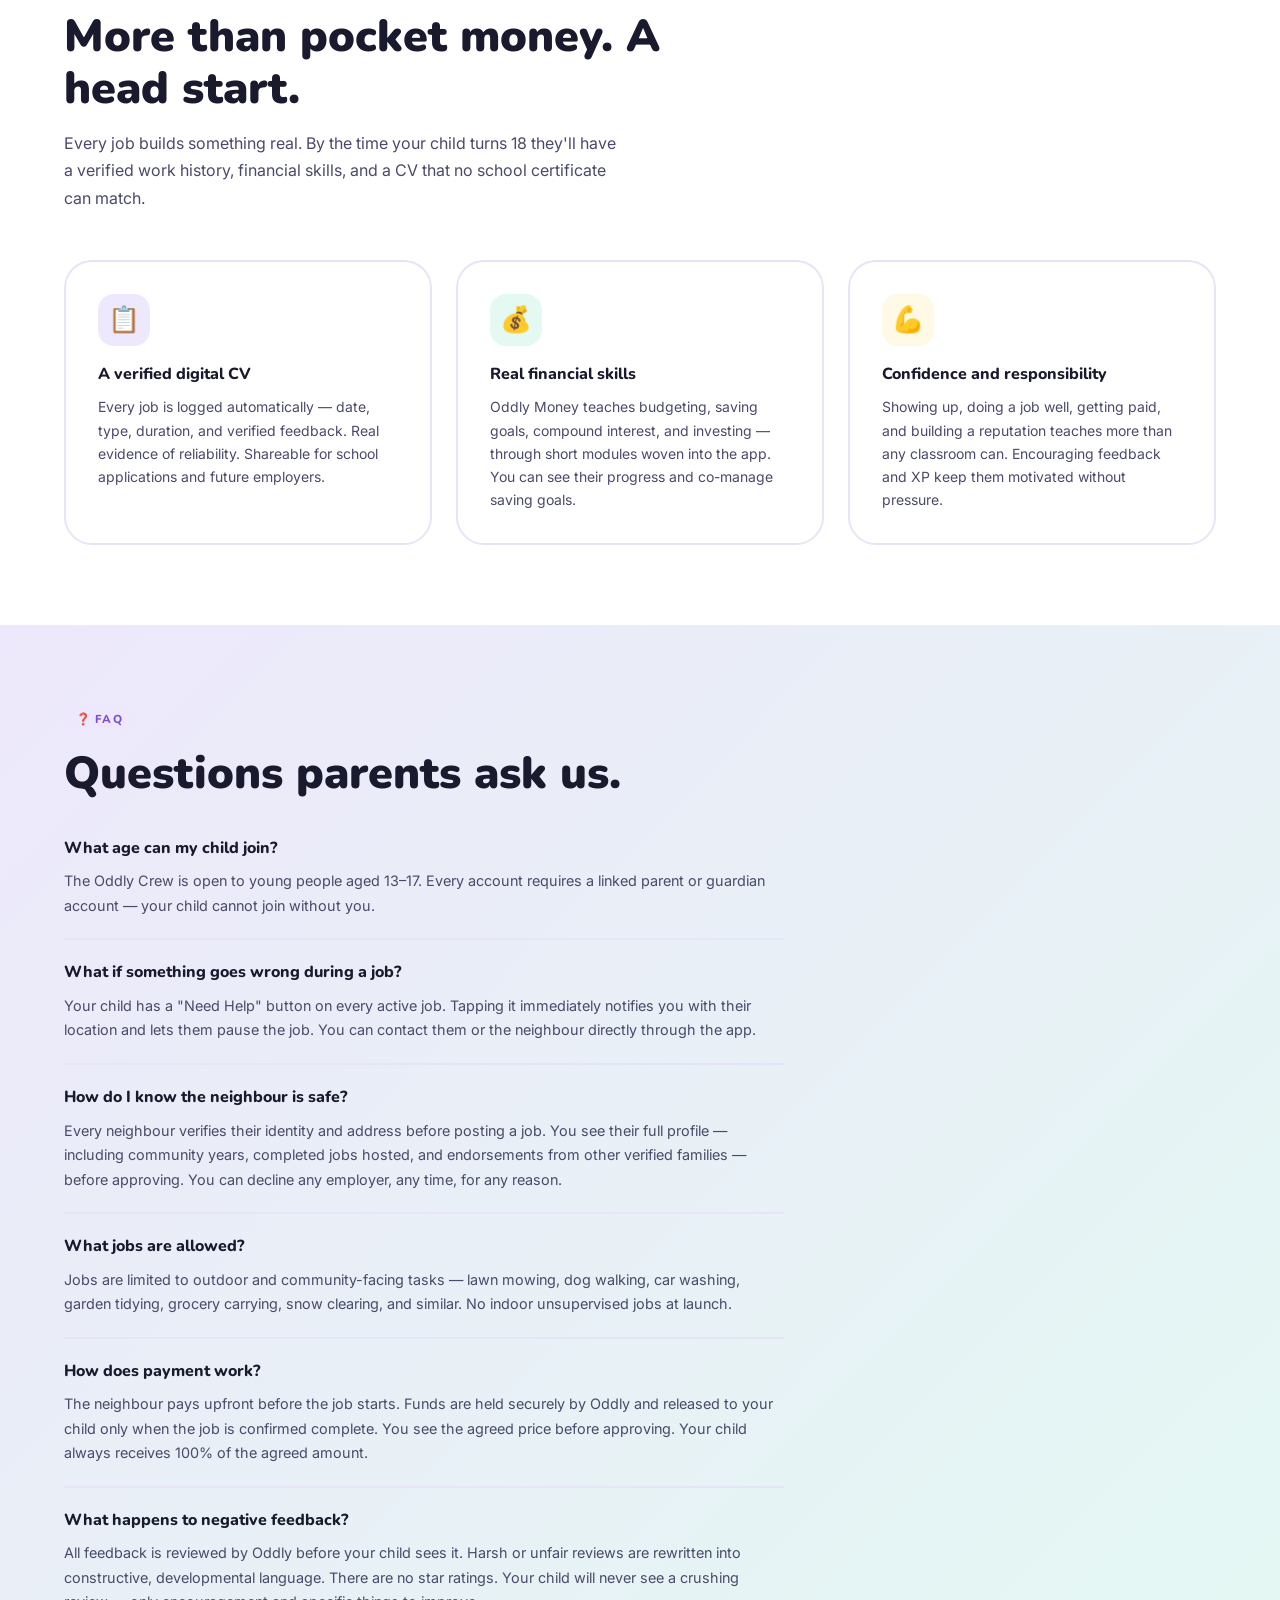
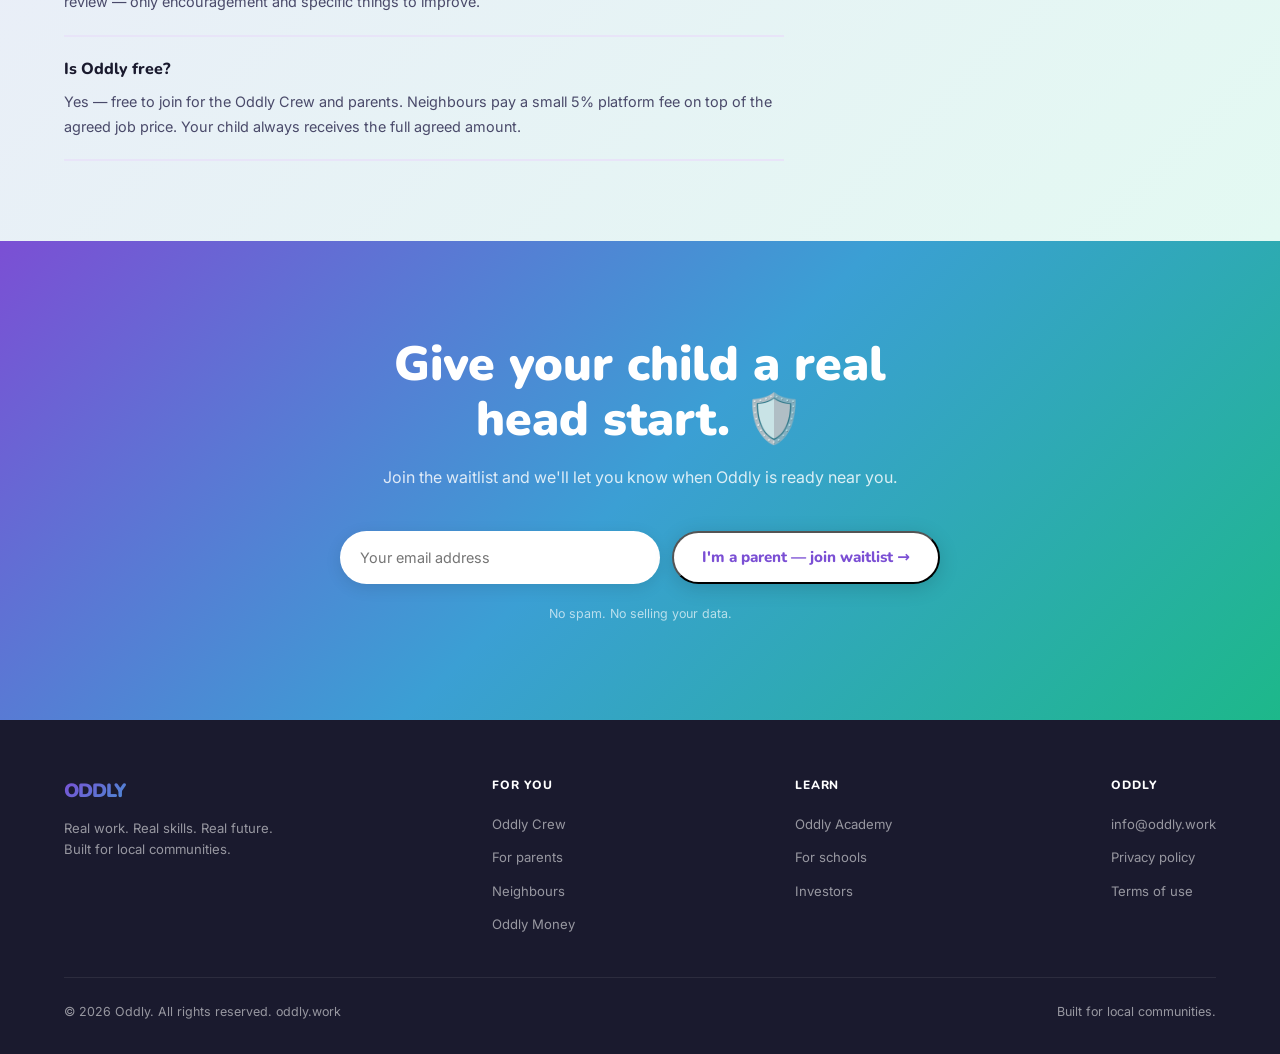
<file: parents.html>
<!DOCTYPE html>
<html lang="en">
<head>
  <meta charset="UTF-8" /><meta name="viewport" content="width=device-width, initial-scale=1.0" />
  <title>For Parents — Oddly</title>
  <meta name="description" content="Oddly puts parents in full control. Live location, employer approval, radius controls, hour limits — you're the co-pilot." />
  <link rel="preconnect" href="https://fonts.googleapis.com" /><link rel="preconnect" href="https://fonts.gstatic.com" crossorigin />
  <link href="https://fonts.googleapis.com/css2?family=Nunito:wght@400;600;700;800;900&family=Inter:wght@400;500;600&display=swap" rel="stylesheet" />
  <link rel="stylesheet" href="shared.css" />
</head>
<body>
  <nav>
    <a href="index.html" class="nav-logo">ODDLY</a>
    <ul class="nav-links">
      <li><a href="crew.html">Oddly Crew</a></li>
      <li><a href="parents.html" class="active">For Parents</a></li>
      <li><a href="neighbours.html">Neighbours</a></li>
      <li><a href="academy.html">Academy</a></li>
      <li><a href="money.html">Oddly Money</a></li>
    </ul>
    <a href="index.html#waitlist" class="nav-cta">Join the Crew 🚀</a>
  </nav>

  <section class="hero" style="min-height:65vh;">
    <div class="hero-content">
      <div class="hero-crew-badge">🛡️ For parents</div>
      <h1 class="hero-headline">You're the<br><span class="highlight">co-pilot.</span><br>Not a bystander.</h1>
      <p class="hero-sub">Oddly was built with parents in mind from day one. Your child gets a real, safe first work experience. You keep full visibility and control throughout — every job, every time.</p>
      <div class="hero-actions">
        <a href="index.html#waitlist" class="btn-white">Get started for free</a>
        <a href="#faq" class="btn-outline-white">Read the FAQ</a>
      </div>
      <div class="hero-trust">
        <div class="hero-trust-item">📍 Live location tracking</div>
        <div class="hero-trust-item">✅ You approve every employer</div>
        <div class="hero-trust-item">🔒 Payment secured upfront</div>
        <div class="hero-trust-item">💬 Feedback filtered first</div>
      </div>
    </div>
  </section>

  <!-- WHAT THIS IS -->
  <section class="section section-alt">
    <div class="reveal">
      <div class="section-label">💡 What Oddly actually is</div>
      <h2 class="section-headline">Not a gig platform. A neighbourhood trust network.</h2>
      <p class="section-sub">Young people have been mowing lawns, walking dogs, and helping neighbours for generations. Oddly doesn't change that relationship — it makes it safer, more transparent, and easier to manage. The relationship stays between your child, you, and the neighbour. Oddly is the trust layer that connects them.</p>
    </div>
    <div class="how-grid">
      <div class="how-card reveal">
        <div class="how-card-icon icon-purple">👨‍👩‍👧</div>
        <div class="how-card-title">You control the narrative</div>
        <div class="how-card-desc">You decide who your child works for, how far they can go, how many hours they work, and what jobs they take. Oddly creates the network. You control it.</div>
      </div>
      <div class="how-card reveal">
        <div class="how-card-icon icon-teal">🔍</div>
        <div class="how-card-title">Every neighbour is verified</div>
        <div class="how-card-desc">Before a neighbour can post a job, they verify their identity and address. You see their profile, community history, and any endorsements from other verified families before approving.</div>
      </div>
      <div class="how-card reveal">
        <div class="how-card-icon icon-yellow">📈</div>
        <div class="how-card-title">It's good for them</div>
        <div class="how-card-desc">Every job builds a real verified CV, teaches money management, and builds confidence. By 18 your child will have years of real work experience — plus savings and financial education built in.</div>
      </div>
    </div>
  </section>

  <!-- SAFETY FEATURES -->
  <section class="section section-grad" id="safety">
    <div class="safety-grid">
      <div>
        <div class="reveal">
          <div class="section-label">🛡️ Your controls</div>
          <h2 class="section-headline">Everything you need to feel confident.</h2>
          <p class="section-sub">These aren't optional add-ons. Every one of these controls is built into the core of Oddly — because safety isn't a feature, it's the foundation.</p>
        </div>
        <div class="safety-features">
          <div class="safety-feature reveal">
            <div class="safety-feature-icon">📍</div>
            <div><div class="safety-feature-title">Radius control</div><div class="safety-feature-desc">Set the maximum distance from home. Your child only ever sees jobs within that radius. 1 km, 5 km, or custom — your call, changeable anytime.</div></div>
          </div>
          <div class="safety-feature reveal">
            <div class="safety-feature-icon">✅</div>
            <div><div class="safety-feature-title">Employer approval</div><div class="safety-feature-desc">Every first job with a new neighbour requires your explicit approval. You see their verified profile, address, community history, and endorsements before deciding. One tap to approve or decline.</div></div>
          </div>
          <div class="safety-feature reveal">
            <div class="safety-feature-icon">🗺️</div>
            <div><div class="safety-feature-title">Live location during jobs</div><div class="safety-feature-desc">See exactly where your child is while any job is active. You're notified the moment they arrive and the moment they leave. A quiet check-in ping goes out every 30 minutes on longer jobs.</div></div>
          </div>
          <div class="safety-feature reveal">
            <div class="safety-feature-icon">🆘</div>
            <div><div class="safety-feature-title">"Need Help" support button</div><div class="safety-feature-desc">Every active job has a discreet support button. If your child taps it — "I'm uncomfortable", "Something isn't right", "Please contact me" — you get an immediate notification and their location. The job can be paused instantly.</div></div>
          </div>
          <div class="safety-feature reveal">
            <div class="safety-feature-icon">🔒</div>
            <div><div class="safety-feature-title">Payment Secured</div><div class="safety-feature-desc">Neighbours pay before the job starts. Funds are held securely and only released when the job is confirmed complete. You see the agreed price before approving any job. No surprises, no awkward money conversations.</div></div>
          </div>
          <div class="safety-feature reveal">
            <div class="safety-feature-icon">⏱️</div>
            <div><div class="safety-feature-title">Hour limits</div><div class="safety-feature-desc">Set maximum hours per day and per week. The app won't schedule jobs that push past your limits — and the AI planner builds your child's day around them automatically.</div></div>
          </div>
          <div class="safety-feature reveal">
            <div class="safety-feature-icon">💬</div>
            <div><div class="safety-feature-title">Feedback filtered first</div><div class="safety-feature-desc">All neighbour feedback is reviewed by Oddly before your child sees it. Harsh or unfair reviews are rewritten into developmental language. We always have their back — and so do you.</div></div>
          </div>
        </div>
      </div>
      <div class="reveal">
        <div class="safety-aside">
          <div class="safety-aside-title">The first job is always the most controlled.</div>
          <div class="safety-aside-desc">Every time your child works with a new neighbour for the first time, the full approval process applies. Once you've approved them and a few jobs have gone well, they become a Trusted Neighbour — and the process gets smoother without sacrificing safety.</div>
          <div class="safety-stat"><div class="safety-stat-icon">🛡️</div><div class="safety-stat-text">You approve every new employer before job one — no exceptions</div></div>
          <div class="safety-stat"><div class="safety-stat-icon">📸</div><div class="safety-stat-text">Completion photos submitted at end of every job — timestamped and stored for both sides</div></div>
          <div class="safety-stat"><div class="safety-stat-icon">🔔</div><div class="safety-stat-text">Arrive notification. Leave notification. Every job. Every time.</div></div>
          <div class="safety-stat"><div class="safety-stat-icon">💰</div><div class="safety-stat-text">Payment only releases after you — or auto-confirm after 24 hours — confirm the job is done</div></div>
          <div class="safety-stat"><div class="safety-stat-icon">👁️</div><div class="safety-stat-text">Co-manage your child's saving goals — see what they're working toward and how they're tracking</div></div>
        </div>
      </div>
    </div>
  </section>

  <!-- WHAT YOUR KID GETS -->
  <section class="section section-alt">
    <div class="reveal">
      <div class="section-label">📈 What your child gets</div>
      <h2 class="section-headline">More than pocket money. A head start.</h2>
      <p class="section-sub">Every job builds something real. By the time your child turns 18 they'll have a verified work history, financial skills, and a CV that no school certificate can match.</p>
    </div>
    <div class="how-grid">
      <div class="how-card reveal">
        <div class="how-card-icon icon-purple">📋</div>
        <div class="how-card-title">A verified digital CV</div>
        <div class="how-card-desc">Every job is logged automatically — date, type, duration, and verified feedback. Real evidence of reliability. Shareable for school applications and future employers.</div>
      </div>
      <div class="how-card reveal">
        <div class="how-card-icon icon-teal">💰</div>
        <div class="how-card-title">Real financial skills</div>
        <div class="how-card-desc">Oddly Money teaches budgeting, saving goals, compound interest, and investing — through short modules woven into the app. You can see their progress and co-manage saving goals.</div>
      </div>
      <div class="how-card reveal">
        <div class="how-card-icon icon-yellow">💪</div>
        <div class="how-card-title">Confidence and responsibility</div>
        <div class="how-card-desc">Showing up, doing a job well, getting paid, and building a reputation teaches more than any classroom can. Encouraging feedback and XP keep them motivated without pressure.</div>
      </div>
    </div>
  </section>

  <!-- FAQ -->
  <section class="section section-grad" id="faq">
    <div class="reveal">
      <div class="section-label">❓ FAQ</div>
      <h2 class="section-headline">Questions parents ask us.</h2>
    </div>
    <div style="max-width:720px;" class="reveal">
      <div class="faq-item">
        <div class="faq-q">What age can my child join?</div>
        <div class="faq-a">The Oddly Crew is open to young people aged 13–17. Every account requires a linked parent or guardian account — your child cannot join without you.</div>
      </div>
      <div class="faq-item">
        <div class="faq-q">What if something goes wrong during a job?</div>
        <div class="faq-a">Your child has a "Need Help" button on every active job. Tapping it immediately notifies you with their location and lets them pause the job. You can contact them or the neighbour directly through the app.</div>
      </div>
      <div class="faq-item">
        <div class="faq-q">How do I know the neighbour is safe?</div>
        <div class="faq-a">Every neighbour verifies their identity and address before posting a job. You see their full profile — including community years, completed jobs hosted, and endorsements from other verified families — before approving. You can decline any employer, any time, for any reason.</div>
      </div>
      <div class="faq-item">
        <div class="faq-q">What jobs are allowed?</div>
        <div class="faq-a">Jobs are limited to outdoor and community-facing tasks — lawn mowing, dog walking, car washing, garden tidying, grocery carrying, snow clearing, and similar. No indoor unsupervised jobs at launch.</div>
      </div>
      <div class="faq-item">
        <div class="faq-q">How does payment work?</div>
        <div class="faq-a">The neighbour pays upfront before the job starts. Funds are held securely by Oddly and released to your child only when the job is confirmed complete. You see the agreed price before approving. Your child always receives 100% of the agreed amount.</div>
      </div>
      <div class="faq-item">
        <div class="faq-q">What happens to negative feedback?</div>
        <div class="faq-a">All feedback is reviewed by Oddly before your child sees it. Harsh or unfair reviews are rewritten into constructive, developmental language. There are no star ratings. Your child will never see a crushing review — only encouragement and specific things to improve.</div>
      </div>
      <div class="faq-item">
        <div class="faq-q">Is Oddly free?</div>
        <div class="faq-a">Yes — free to join for the Oddly Crew and parents. Neighbours pay a small 5% platform fee on top of the agreed job price. Your child always receives the full agreed amount.</div>
      </div>
    </div>
  </section>

  <section class="waitlist-section">
    <div class="waitlist-inner reveal">
      <h2 class="waitlist-headline">Give your child a real head start. 🛡️</h2>
      <p class="waitlist-sub">Join the waitlist and we'll let you know when Oddly is ready near you.</p>
      <form class="waitlist-form" onsubmit="handleWaitlist(event)">
        <input type="email" class="waitlist-input" placeholder="Your email address" required />
        <button type="submit" class="btn-white">I'm a parent — join waitlist →</button>
      </form>
      <div class="waitlist-success" id="waitlist-success">🎉 You're on the list! We'll be in touch when Oddly is ready near you.</div>
      <p class="waitlist-note">No spam. No selling your data.</p>
    </div>
  </section>

  <footer>
    <div class="footer-inner">
      <div class="footer-brand"><div class="footer-logo-text">ODDLY</div><div class="footer-tagline">Real work. Real skills. Real future.<br/>Built for local communities.</div></div>
      <div class="footer-col"><h4>For you</h4><ul><li><a href="crew.html">Oddly Crew</a></li><li><a href="parents.html">For parents</a></li><li><a href="neighbours.html">Neighbours</a></li><li><a href="money.html">Oddly Money</a></li></ul></div>
      <div class="footer-col"><h4>Learn</h4><ul><li><a href="academy.html">Oddly Academy</a></li><li><a href="academy.html">For schools</a></li><li><a href="investors.html">Investors</a></li></ul></div>
      <div class="footer-col"><h4>Oddly</h4><ul><li><a href="mailto:info@oddly.work">info@oddly.work</a></li><li><a href="privacy.html">Privacy policy</a></li><li><a href="terms.html">Terms of use</a></li></ul></div>
    </div>
    <div class="footer-bottom"><div>© 2026 Oddly. All rights reserved. oddly.work</div><div class="footer-markets"><span>Built for local communities.</span></div></div>
  </footer>
  <script src="shared.js"></script>
</body>
</html>
</file>
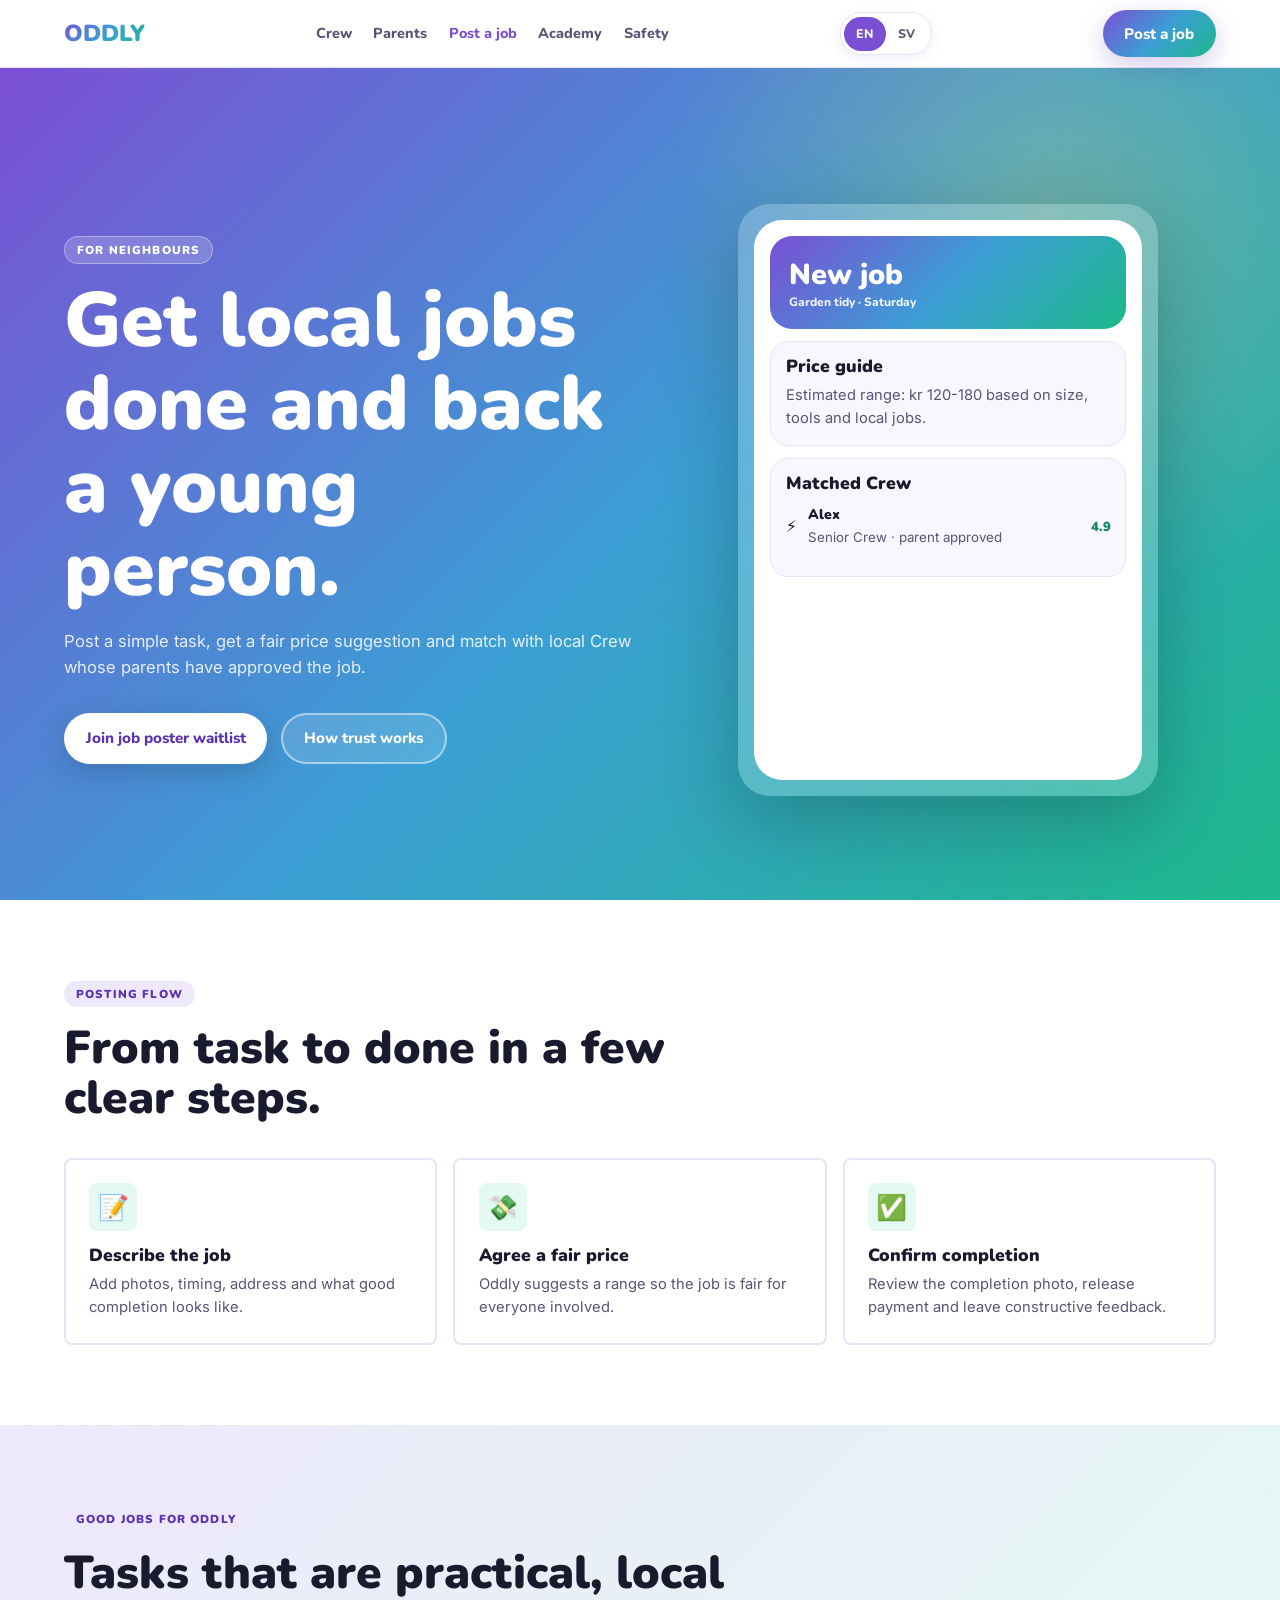
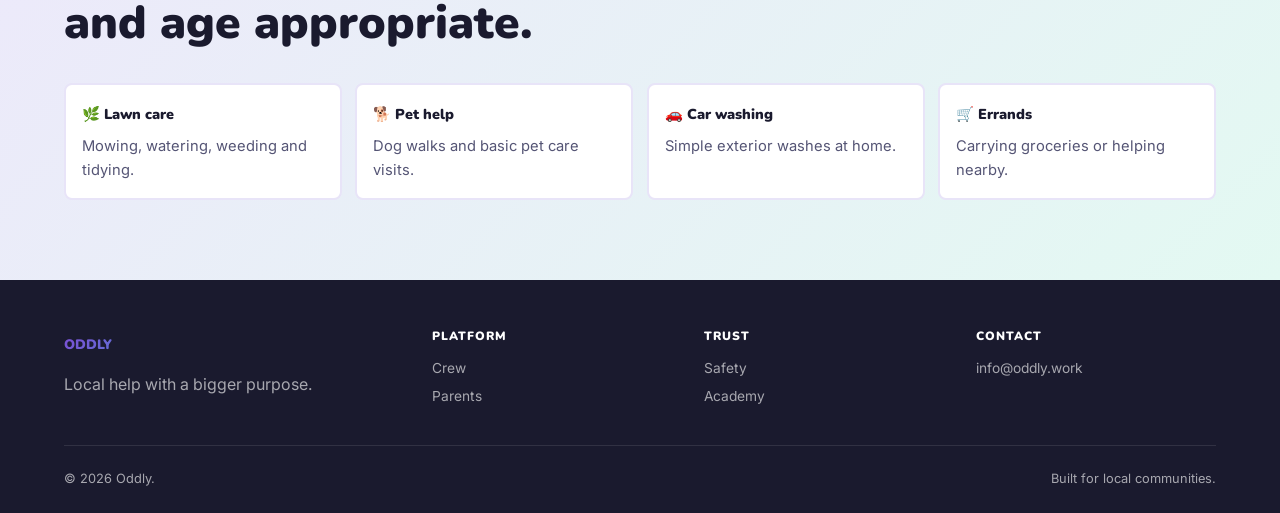
<file: post-a-job.html>
<!doctype html>
<html lang="en">
<head>
  <meta charset="utf-8" />
  <meta name="viewport" content="width=device-width, initial-scale=1" />
  <title>Post a Job on Oddly | Local help from the Oddly Crew</title>
  <meta name="description" content="Post a local odd job on Oddly and get matched with approved young people for lawn mowing, dog walking, car washing and more." />
  <link rel="preconnect" href="https://fonts.googleapis.com" />
  <link rel="preconnect" href="https://fonts.gstatic.com" crossorigin />
  <link href="https://fonts.googleapis.com/css2?family=Inter:wght@400;500;600&family=Nunito:wght@700;800;900&display=swap" rel="stylesheet" />
  <link rel="stylesheet" href="styles.css" />
</head>
<body>
  <header class="site-nav">
    <a class="logo" href="index.html">ODDLY</a>
    <nav class="nav-links" aria-label="Main navigation">
      <a href="crew.html">Crew</a><a href="parents.html">Parents</a><a href="post-a-job.html" aria-current="page">Post a job</a><a href="academy.html">Academy</a><a href="safety.html">Safety</a>
    </nav>
    <a class="button button-primary" href="index.html#waitlist">Post a job</a>
    <button class="nav-toggle" type="button" aria-label="Open menu" aria-expanded="false">☰</button>
  </header>
  <main>
    <section class="hero">
      <div class="reveal"><span class="eyebrow">For neighbours</span><h1>Get local jobs done and back a young person.</h1><p>Post a simple task, get a fair price suggestion and match with local Crew whose parents have approved the job.</p><div class="hero-actions"><a class="button button-light" href="index.html#waitlist">Join job poster waitlist</a><a class="button button-ghost" href="safety.html">How trust works</a></div></div>
      <div class="app-visual reveal"><div class="phone"><div class="phone-top"><div class="phone-brand">New job</div><div class="phone-meta">Garden tidy · Saturday</div></div><div class="phone-card"><h3>Price guide</h3><p>Estimated range: kr 120-180 based on size, tools and local jobs.</p></div><div class="phone-card"><h3>Matched Crew</h3><div class="job-row"><span>⚡</span><div><strong>Alex</strong><small>Senior Crew · parent approved</small></div><span class="pay">4.9</span></div></div></div></div>
    </section>
    <section class="section section-white">
      <div class="section-head reveal"><span class="eyebrow">Posting flow</span><h2>From task to done in a few clear steps.</h2></div>
      <div class="grid reveal">
        <article class="card"><div class="card-icon">📝</div><h3>Describe the job</h3><p>Add photos, timing, address and what good completion looks like.</p></article>
        <article class="card"><div class="card-icon">💸</div><h3>Agree a fair price</h3><p>Oddly suggests a range so the job is fair for everyone involved.</p></article>
        <article class="card"><div class="card-icon">✅</div><h3>Confirm completion</h3><p>Review the completion photo, release payment and leave constructive feedback.</p></article>
      </div>
    </section>
    <section class="section section-soft"><div class="section-head reveal"><span class="eyebrow">Good jobs for Oddly</span><h2>Tasks that are practical, local and age appropriate.</h2></div><div class="mini-grid reveal"><div class="mini"><b>🌿 Lawn care</b><p>Mowing, watering, weeding and tidying.</p></div><div class="mini"><b>🐕 Pet help</b><p>Dog walks and basic pet care visits.</p></div><div class="mini"><b>🚗 Car washing</b><p>Simple exterior washes at home.</p></div><div class="mini"><b>🛒 Errands</b><p>Carrying groceries or helping nearby.</p></div></div></section>
  </main>
  <footer class="footer"><div class="footer-grid"><div><a class="logo" href="index.html">ODDLY</a><p>Local help with a bigger purpose.</p></div><div><h4>Platform</h4><a href="crew.html">Crew</a><a href="parents.html">Parents</a></div><div><h4>Trust</h4><a href="safety.html">Safety</a><a href="academy.html">Academy</a></div><div><h4>Contact</h4><a href="mailto:info@oddly.work">info@oddly.work</a></div></div><div class="footer-bottom"><span>© 2026 Oddly.</span><span>Built for local communities.</span></div></footer>
  <script src="script.js"></script>
</body>
</html>
</file>
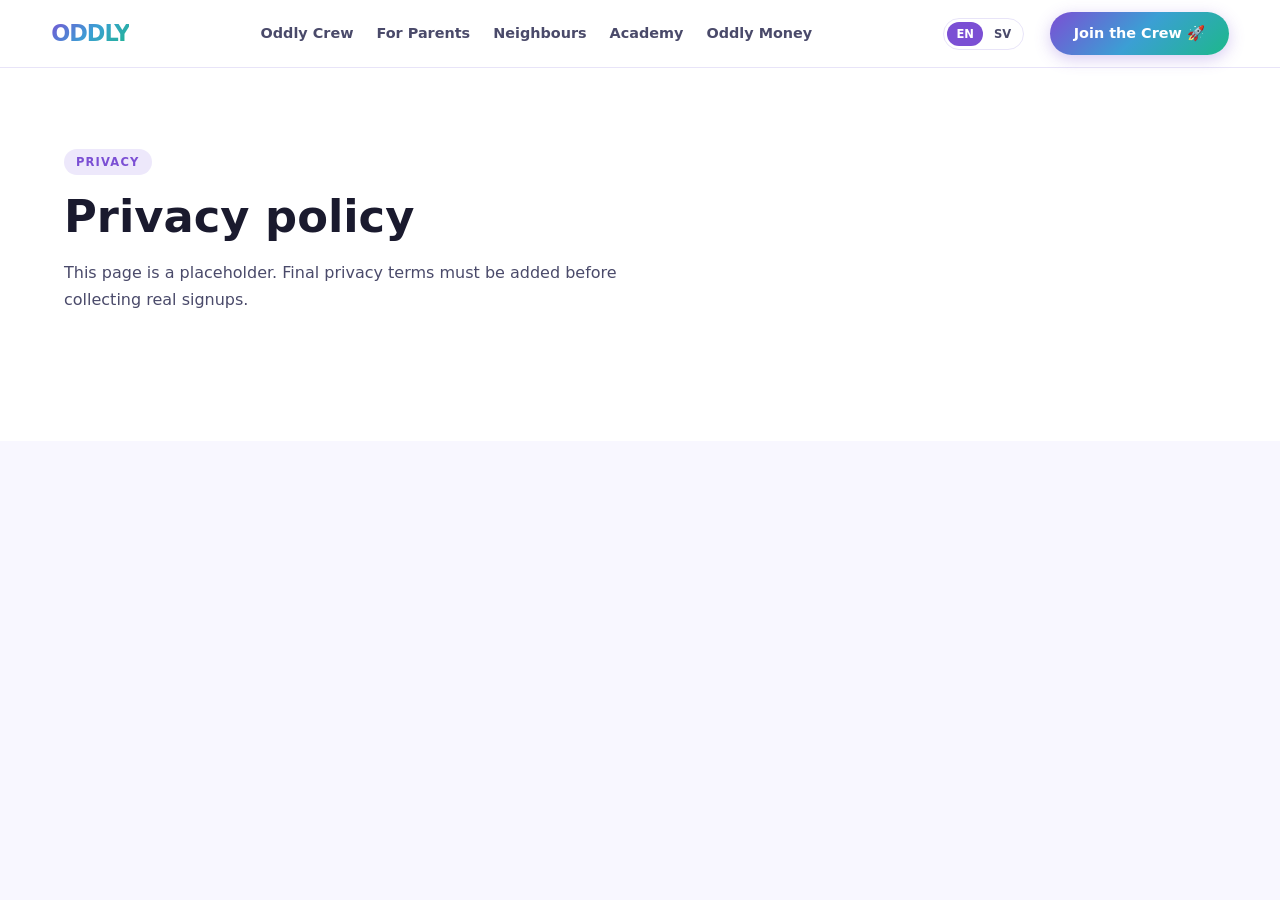
<file: privacy.html>
<!doctype html><html lang="en"><head><meta charset="utf-8"><meta name="viewport" content="width=device-width,initial-scale=1"><title>Privacy — Oddly</title><link rel="stylesheet" href="shared.css"></head><body><nav><a href="index.html" class="nav-logo">ODDLY</a><ul class="nav-links"><li><a href="crew.html">Oddly Crew</a></li><li><a href="parents.html">For Parents</a></li><li><a href="neighbours.html">Neighbours</a></li><li><a href="academy.html">Academy</a></li><li><a href="money.html">Oddly Money</a></li></ul><a href="index.html#waitlist" class="nav-cta">Join the Crew 🚀</a></nav><main class="section section-alt"><div class="section-label">Privacy</div><h1 class="section-headline">Privacy policy</h1><p class="section-sub">This page is a placeholder. Final privacy terms must be added before collecting real signups.</p></main><script src="shared.js"></script></body></html>
</file>
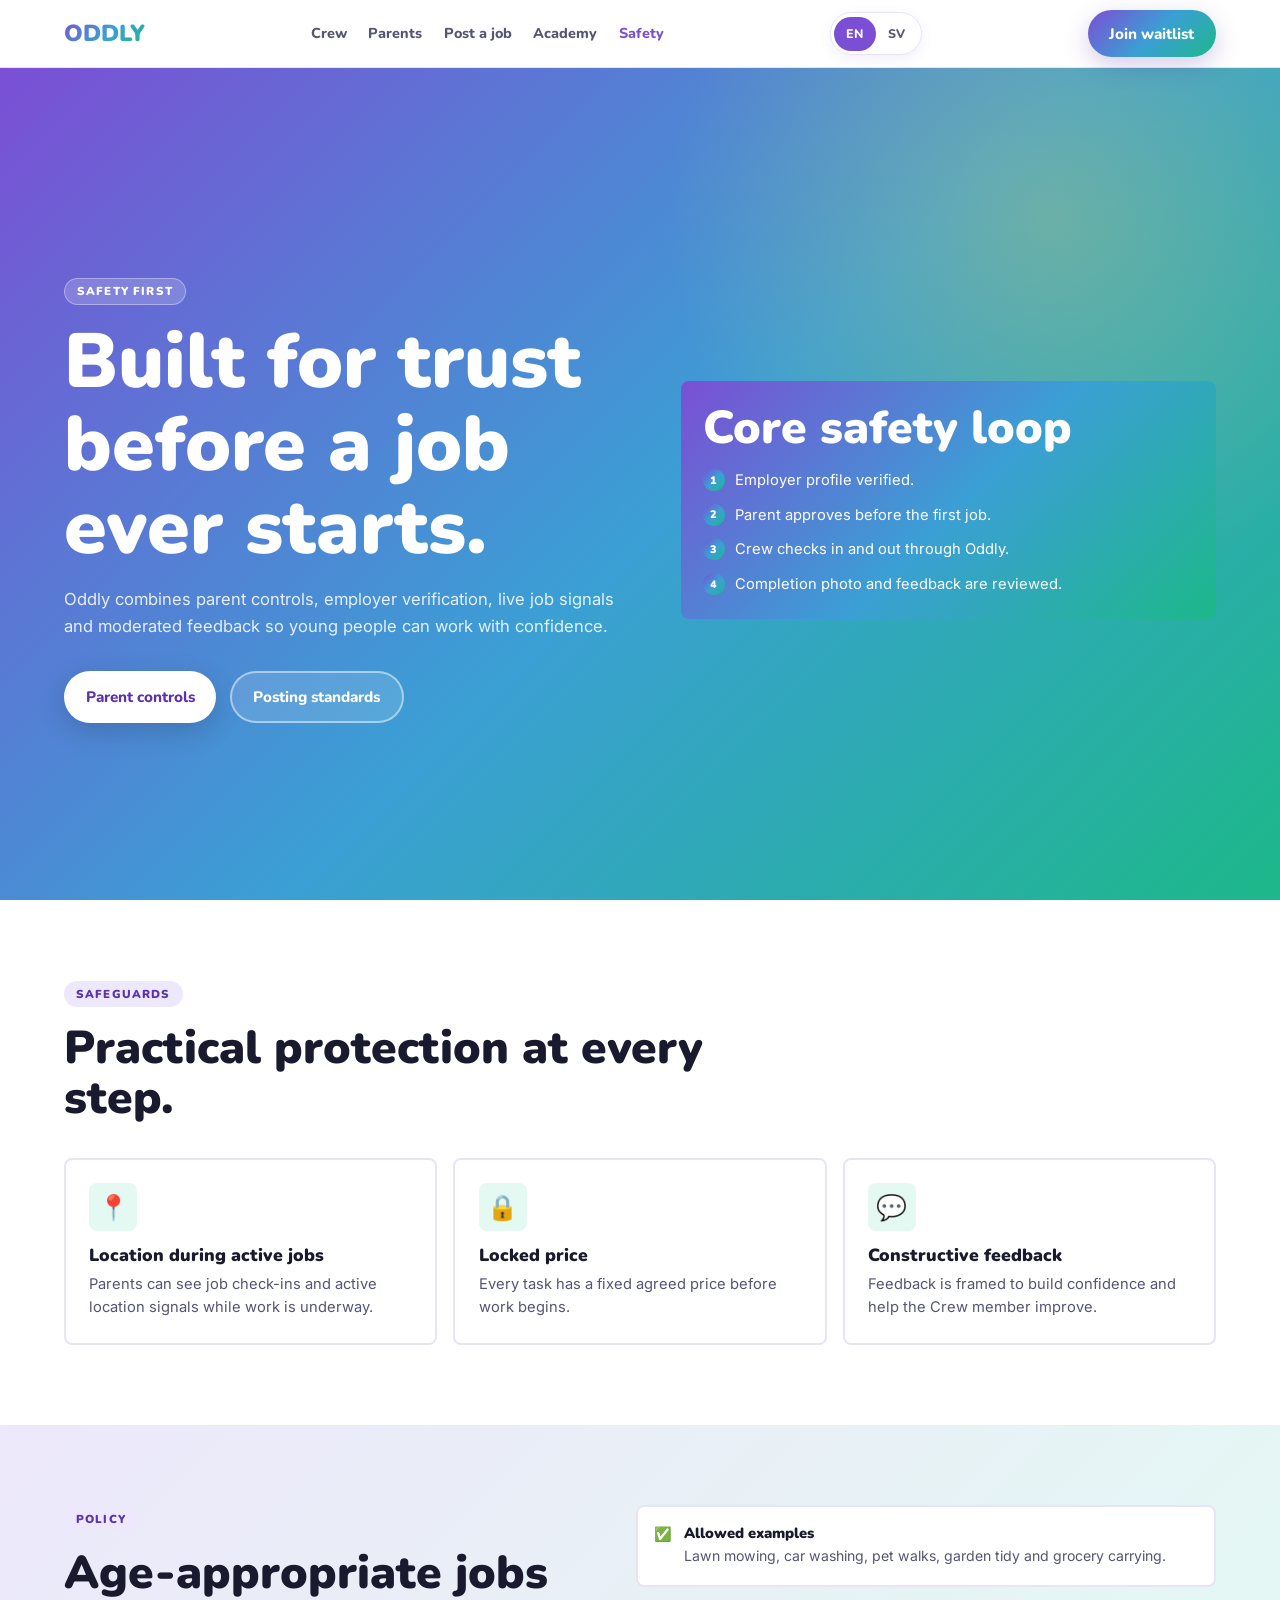
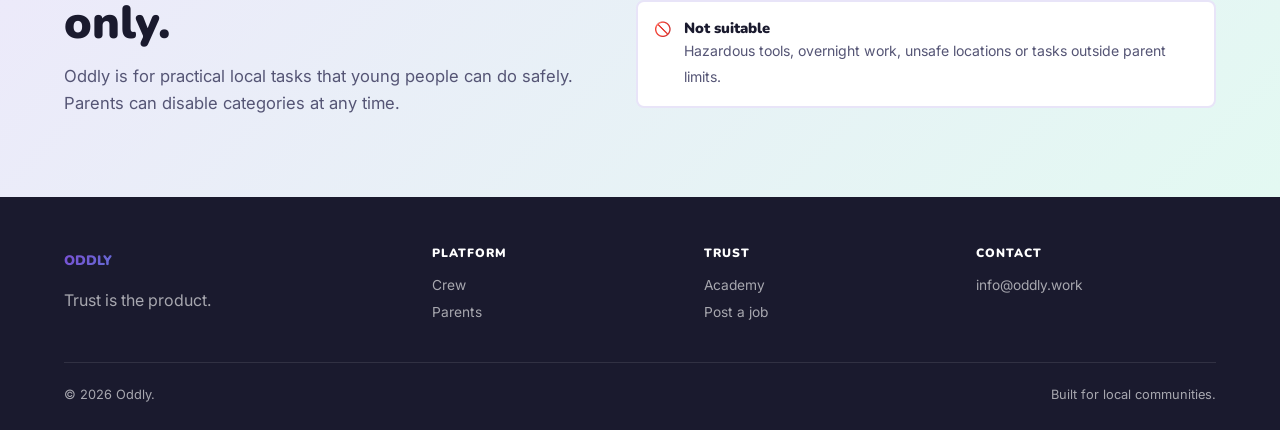
<file: safety.html>
<!doctype html>
<html lang="en">
<head>
  <meta charset="utf-8" />
  <meta name="viewport" content="width=device-width, initial-scale=1" />
  <title>Oddly Safety | Parent approval and protected jobs</title>
  <meta name="description" content="Oddly safety features include parent approval, GPS check-ins, job boundaries, completion photos and constructive feedback." />
  <link rel="preconnect" href="https://fonts.googleapis.com" />
  <link rel="preconnect" href="https://fonts.gstatic.com" crossorigin />
  <link href="https://fonts.googleapis.com/css2?family=Inter:wght@400;500;600&family=Nunito:wght@700;800;900&display=swap" rel="stylesheet" />
  <link rel="stylesheet" href="styles.css" />
</head>
<body>
  <header class="site-nav">
    <a class="logo" href="index.html">ODDLY</a>
    <nav class="nav-links" aria-label="Main navigation">
      <a href="crew.html">Crew</a><a href="parents.html">Parents</a><a href="post-a-job.html">Post a job</a><a href="academy.html">Academy</a><a href="safety.html" aria-current="page">Safety</a>
    </nav>
    <a class="button button-primary" href="index.html#waitlist">Join waitlist</a>
    <button class="nav-toggle" type="button" aria-label="Open menu" aria-expanded="false">☰</button>
  </header>
  <main>
    <section class="hero">
      <div class="reveal"><span class="eyebrow">Safety first</span><h1>Built for trust before a job ever starts.</h1><p>Oddly combines parent controls, employer verification, live job signals and moderated feedback so young people can work with confidence.</p><div class="hero-actions"><a class="button button-light" href="parents.html">Parent controls</a><a class="button button-ghost" href="post-a-job.html">Posting standards</a></div></div>
      <div class="panel reveal"><h2>Core safety loop</h2><ol class="steps"><li><span class="dot">1</span>Employer profile verified.</li><li><span class="dot">2</span>Parent approves before the first job.</li><li><span class="dot">3</span>Crew checks in and out through Oddly.</li><li><span class="dot">4</span>Completion photo and feedback are reviewed.</li></ol></div>
    </section>
    <section class="section section-white">
      <div class="section-head reveal"><span class="eyebrow">Safeguards</span><h2>Practical protection at every step.</h2></div>
      <div class="grid reveal">
        <article class="card"><div class="card-icon">📍</div><h3>Location during active jobs</h3><p>Parents can see job check-ins and active location signals while work is underway.</p></article>
        <article class="card"><div class="card-icon">🔒</div><h3>Locked price</h3><p>Every task has a fixed agreed price before work begins.</p></article>
        <article class="card"><div class="card-icon">💬</div><h3>Constructive feedback</h3><p>Feedback is framed to build confidence and help the Crew member improve.</p></article>
      </div>
    </section>
    <section class="section section-soft"><div class="split"><div class="reveal"><span class="eyebrow">Policy</span><h2>Age-appropriate jobs only.</h2><p class="section-lede">Oddly is for practical local tasks that young people can do safely. Parents can disable categories at any time.</p></div><ul class="check-list reveal"><li><span>✅</span><div><b>Allowed examples</b><span>Lawn mowing, car washing, pet walks, garden tidy and grocery carrying.</span></div></li><li><span>🚫</span><div><b>Not suitable</b><span>Hazardous tools, overnight work, unsafe locations or tasks outside parent limits.</span></div></li></ul></div></section>
  </main>
  <footer class="footer"><div class="footer-grid"><div><a class="logo" href="index.html">ODDLY</a><p>Trust is the product.</p></div><div><h4>Platform</h4><a href="crew.html">Crew</a><a href="parents.html">Parents</a></div><div><h4>Trust</h4><a href="academy.html">Academy</a><a href="post-a-job.html">Post a job</a></div><div><h4>Contact</h4><a href="mailto:info@oddly.work">info@oddly.work</a></div></div><div class="footer-bottom"><span>© 2026 Oddly.</span><span>Built for local communities.</span></div></footer>
  <script src="script.js"></script>
</body>
</html>
</file>
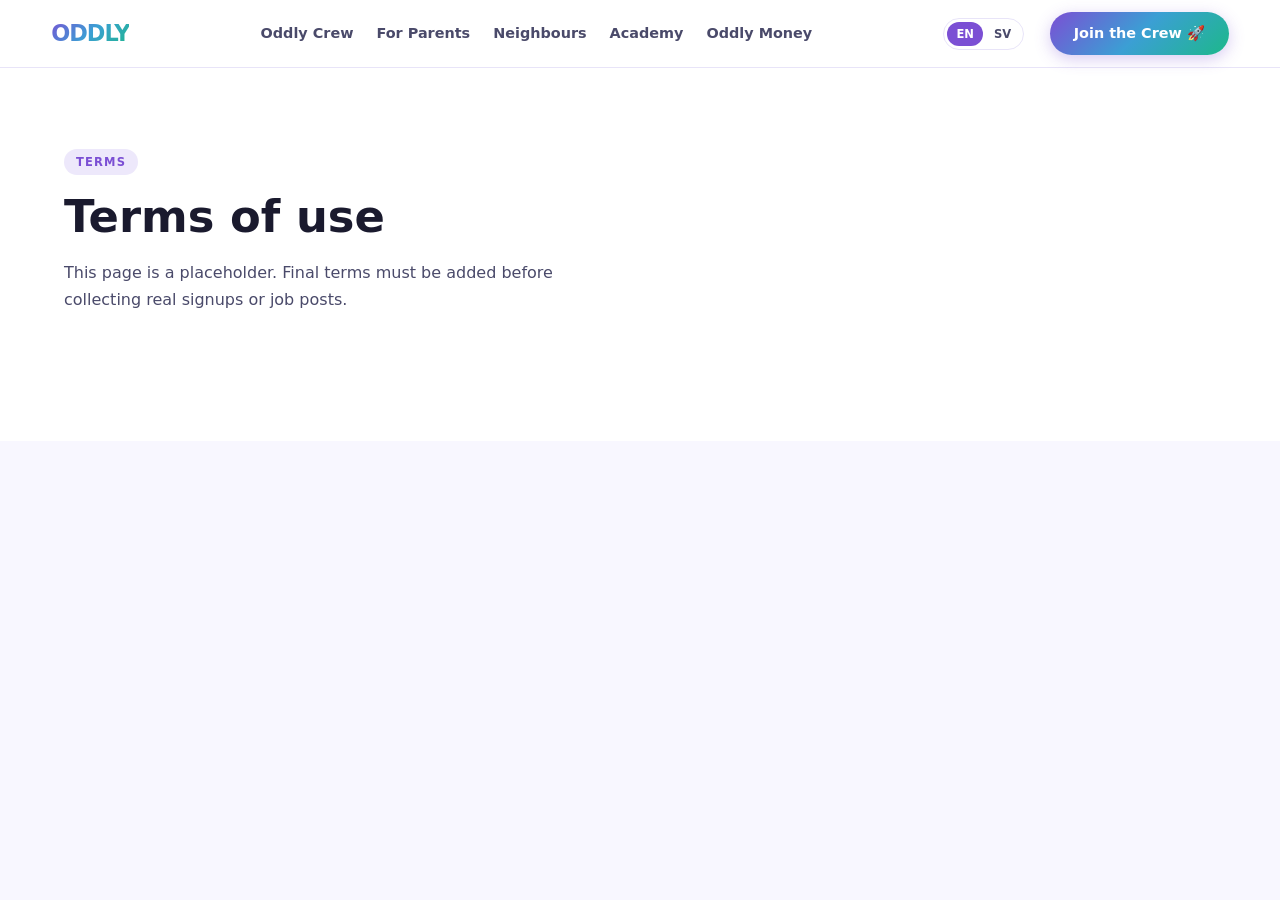
<file: terms.html>
<!doctype html><html lang="en"><head><meta charset="utf-8"><meta name="viewport" content="width=device-width,initial-scale=1"><title>Terms — Oddly</title><link rel="stylesheet" href="shared.css"></head><body><nav><a href="index.html" class="nav-logo">ODDLY</a><ul class="nav-links"><li><a href="crew.html">Oddly Crew</a></li><li><a href="parents.html">For Parents</a></li><li><a href="neighbours.html">Neighbours</a></li><li><a href="academy.html">Academy</a></li><li><a href="money.html">Oddly Money</a></li></ul><a href="index.html#waitlist" class="nav-cta">Join the Crew 🚀</a></nav><main class="section section-alt"><div class="section-label">Terms</div><h1 class="section-headline">Terms of use</h1><p class="section-sub">This page is a placeholder. Final terms must be added before collecting real signups or job posts.</p></main><script src="shared.js"></script></body></html>
</file>
<file: shared.css>
:root {
  --purple:#7B4FD4;--purple-dark:#5B32B0;--purple-light:#EDE8FB;
  --teal:#1DB88A;--teal-dark:#0F8A64;--teal-light:#E3F9F2;
  --grad:linear-gradient(135deg,#7B4FD4 0%,#3B9FD4 50%,#1DB88A 100%);
  --grad-soft:linear-gradient(135deg,#EDE8FB 0%,#E3F9F2 100%);
  --ink:#1A1A2E;--ink-muted:#4A4A6A;--ink-faint:#9090AA;
  --white:#FFFFFF;--bg:#F8F7FF;--border:#E8E4F8;
  --yellow:#FFD93D;--coral:#FF6B6B;
  --sans:'Nunito',system-ui,sans-serif;--body:'Inter',system-ui,sans-serif;
  --radius:18px;--radius-sm:10px;--radius-xl:28px;
}
*,*::before,*::after{box-sizing:border-box;margin:0;padding:0;}
html{scroll-behavior:smooth;}
body{font-family:var(--body);background:var(--bg);color:var(--ink);line-height:1.6;-webkit-font-smoothing:antialiased;}
a{color:inherit;text-decoration:none;}
nav{position:sticky;top:0;z-index:100;background:rgba(255,255,255,0.95);backdrop-filter:blur(16px);border-bottom:1px solid var(--border);padding:0 clamp(1.25rem,4vw,4rem);height:68px;display:flex;align-items:center;gap:clamp(.75rem,2vw,2rem);}
.nav-logo{flex:0 0 auto;font-family:var(--sans);font-weight:900;font-size:1.4rem;letter-spacing:-1px;background:var(--grad);-webkit-background-clip:text;-webkit-text-fill-color:transparent;background-clip:text;}
.nav-links{flex:1 1 auto;display:flex;justify-content:center;gap:clamp(.65rem,1.8vw,2rem);list-style:none;font-family:var(--sans);font-size:0.9rem;font-weight:700;color:var(--ink-muted);white-space:nowrap;}
.nav-links a:hover,.nav-links a.active{color:var(--purple);}
.nav-cta{background:var(--grad);color:var(--white);padding:0.6rem 1.5rem;border-radius:99px;font-family:var(--sans);font-weight:800;font-size:0.9rem;transition:opacity 0.2s,transform 0.15s;box-shadow:0 4px 16px rgba(123,79,212,0.3);}
.nav-cta:hover{opacity:0.9;transform:translateY(-1px);}
.language-switch{flex:0 0 auto;display:inline-flex;gap:2px;padding:3px;border:1px solid var(--border);border-radius:99px;background:var(--white);}
.language-switch button{border:0;border-radius:99px;padding:5px 9px;background:transparent;color:var(--ink-muted);font-family:var(--sans);font-size:0.72rem;font-weight:800;cursor:pointer;}
.language-switch button.active{background:var(--purple);color:var(--white);}
.nav-menu-toggle{display:none;width:42px;height:42px;border:0;border-radius:50%;background:var(--purple-light);color:var(--ink);font-size:1.2rem;font-weight:900;cursor:pointer;}
@media(max-width:1240px){.nav-cta{display:none;}}
@media(max-width:900px){
  nav{position:sticky;}
  .nav-links{display:none;position:absolute;top:68px;left:0;right:0;padding:1rem clamp(1.25rem,4vw,4rem) 1.25rem;background:rgba(255,255,255,.98);border-bottom:1px solid var(--border);box-shadow:0 14px 30px rgba(26,26,46,.1);flex-direction:column;align-items:stretch;gap:.2rem;white-space:normal;}
  nav.menu-open .nav-links{display:flex;}
  .nav-links a{display:block;padding:.7rem .2rem;}
  .language-switch{margin-left:auto;}
  .nav-menu-toggle{display:inline-grid;place-items:center;flex:0 0 auto;}
}
.hero{background:var(--grad);padding:5rem 5vw 4rem;min-height:75vh;display:flex;align-items:center;}
.hero-content{max-width:620px;}
.hero-crew-badge{display:inline-flex;align-items:center;gap:8px;background:rgba(255,255,255,0.2);border:1px solid rgba(255,255,255,0.3);border-radius:99px;padding:6px 16px;font-family:var(--sans);font-size:0.8rem;font-weight:800;color:var(--white);text-transform:uppercase;letter-spacing:0.08em;margin-bottom:1.5rem;backdrop-filter:blur(8px);}
.hero-headline{font-family:var(--sans);font-weight:900;font-size:clamp(2.4rem,5vw,3.8rem);line-height:1.1;color:var(--white);margin-bottom:1.25rem;}
.hero-headline .highlight{background:rgba(255,255,255,0.25);border-radius:8px;padding:0 8px;display:inline-block;}
.hero-sub{font-size:1.05rem;color:rgba(255,255,255,0.85);max-width:500px;margin-bottom:2.5rem;line-height:1.7;}
.hero-actions{display:flex;gap:1rem;flex-wrap:wrap;margin-bottom:2.5rem;}
.btn-white{background:var(--white);color:var(--purple);padding:0.9rem 1.75rem;border-radius:99px;font-family:var(--sans);font-weight:800;font-size:0.95rem;transition:transform 0.15s,box-shadow 0.15s;box-shadow:0 4px 20px rgba(0,0,0,0.15);display:inline-flex;align-items:center;gap:6px;}
.btn-white:hover{transform:translateY(-2px);box-shadow:0 8px 28px rgba(0,0,0,0.2);}
.btn-outline-white{background:transparent;color:var(--white);padding:0.9rem 1.75rem;border-radius:99px;font-family:var(--sans);font-weight:800;font-size:0.95rem;border:2px solid rgba(255,255,255,0.5);transition:background 0.2s;display:inline-flex;align-items:center;gap:6px;}
.btn-outline-white:hover{background:rgba(255,255,255,0.15);border-color:white;}
.hero-trust{display:flex;gap:0.75rem;flex-wrap:wrap;}
.hero-trust-item{font-size:0.78rem;font-weight:600;color:rgba(255,255,255,0.85);font-family:var(--sans);}
.section{padding:5rem 5vw;}
.section-alt{background:var(--white);}
.section-grad{background:var(--grad-soft);}
.section-dark{background:var(--ink);}
.section-label{display:inline-flex;align-items:center;gap:6px;font-family:var(--sans);font-size:0.72rem;font-weight:800;text-transform:uppercase;letter-spacing:0.1em;color:var(--purple);background:var(--purple-light);padding:4px 12px;border-radius:99px;margin-bottom:1rem;}
.section-dark .section-label{color:var(--teal);background:rgba(29,184,138,0.15);}
.section-headline{font-family:var(--sans);font-weight:900;font-size:clamp(1.8rem,3.5vw,2.8rem);line-height:1.15;color:var(--ink);max-width:620px;margin-bottom:1rem;}
.section-dark .section-headline{color:var(--white);}
.section-sub{font-size:1rem;color:var(--ink-muted);max-width:560px;margin-bottom:3rem;line-height:1.7;}
.section-dark .section-sub{color:rgba(255,255,255,0.65);}
.how-grid{display:grid;grid-template-columns:repeat(auto-fit,minmax(260px,1fr));gap:1.5rem;}
.how-card{background:var(--white);border-radius:var(--radius-xl);padding:2rem;border:2px solid var(--border);transition:border-color 0.2s,transform 0.2s;}
.how-card:hover{border-color:var(--purple);transform:translateY(-3px);}
.how-card-icon{width:52px;height:52px;border-radius:16px;display:flex;align-items:center;justify-content:center;font-size:1.6rem;margin-bottom:1rem;}
.icon-purple{background:var(--purple-light);}
.icon-teal{background:var(--teal-light);}
.icon-yellow{background:#FFF9E6;}
.how-card-title{font-family:var(--sans);font-weight:800;font-size:1rem;color:var(--ink);margin-bottom:0.5rem;}
.how-card-desc{font-size:0.875rem;color:var(--ink-muted);line-height:1.65;}
.how-steps{list-style:none;display:flex;flex-direction:column;gap:0.75rem;margin-top:1rem;}
.how-step{display:flex;gap:10px;align-items:flex-start;font-size:0.875rem;color:var(--ink-muted);line-height:1.5;}
.how-step-dot{width:20px;height:20px;border-radius:50%;background:var(--grad);display:flex;align-items:center;justify-content:center;font-size:0.6rem;font-weight:800;color:white;flex-shrink:0;margin-top:2px;}
.safety-grid{display:grid;grid-template-columns:1fr 1fr;gap:3rem;align-items:start;}
.safety-features{display:flex;flex-direction:column;gap:1rem;}
.safety-feature{display:flex;gap:14px;align-items:flex-start;padding:1.25rem;background:var(--white);border-radius:var(--radius);border:2px solid var(--border);transition:border-color 0.2s;}
.safety-feature:hover{border-color:var(--teal);}
.safety-feature-icon{width:44px;height:44px;background:var(--teal-light);border-radius:12px;display:flex;align-items:center;justify-content:center;font-size:1.3rem;flex-shrink:0;}
.safety-feature-title{font-family:var(--sans);font-size:0.9rem;font-weight:800;color:var(--ink);margin-bottom:3px;}
.safety-feature-desc{font-size:0.82rem;color:var(--ink-muted);line-height:1.55;}
.safety-aside{background:var(--grad);border-radius:var(--radius-xl);padding:2.5rem;color:var(--white);position:sticky;top:80px;}
.safety-aside-title{font-family:var(--sans);font-weight:900;font-size:1.4rem;margin-bottom:0.75rem;line-height:1.25;}
.safety-aside-desc{font-size:0.875rem;opacity:0.8;margin-bottom:1.5rem;line-height:1.6;}
.safety-stat{background:rgba(255,255,255,0.15);border-radius:var(--radius-sm);padding:1rem;margin-bottom:0.75rem;display:flex;align-items:flex-start;gap:10px;backdrop-filter:blur(8px);}
.safety-stat-icon{font-size:1.3rem;flex-shrink:0;}
.safety-stat-text{font-size:0.82rem;line-height:1.5;opacity:0.9;}
.jobs-grid{display:grid;grid-template-columns:repeat(auto-fill,minmax(170px,1fr));gap:1rem;margin-bottom:2rem;}
.job-card{background:var(--white);border-radius:var(--radius-xl);padding:1.5rem;border:2px solid var(--border);transition:transform 0.15s,box-shadow 0.15s,border-color 0.15s;}
.job-card:hover{transform:translateY(-4px);box-shadow:0 12px 32px rgba(123,79,212,0.12);border-color:var(--purple);}
.job-card-emoji{font-size:2.2rem;margin-bottom:0.75rem;}
.job-card-name{font-family:var(--sans);font-size:0.95rem;font-weight:800;color:var(--ink);margin-bottom:4px;}
.job-card-range{font-size:0.82rem;color:var(--teal-dark);font-weight:600;margin-bottom:10px;}
.job-card-xp{font-size:0.7rem;font-weight:700;font-family:var(--sans);padding:3px 8px;border-radius:99px;display:inline-block;text-transform:uppercase;letter-spacing:0.05em;}
.xp-low{background:var(--teal-light);color:var(--teal-dark);}
.xp-mid{background:var(--purple-light);color:var(--purple-dark);}
.game-grid{display:grid;grid-template-columns:1fr 1fr;gap:3rem;align-items:start;}
.level-cards{display:flex;flex-direction:column;gap:10px;}
.level-card{display:flex;gap:14px;align-items:center;background:rgba(255,255,255,0.08);border-radius:var(--radius);padding:1rem 1.25rem;border:1px solid rgba(255,255,255,0.12);transition:background 0.2s;}
.level-card:hover{background:rgba(255,255,255,0.14);}
.level-card-avatar{width:48px;height:48px;border-radius:14px;background:var(--grad);display:flex;align-items:center;justify-content:center;font-size:1.5rem;flex-shrink:0;}
.level-card-name{font-family:var(--sans);font-weight:800;font-size:0.9rem;color:var(--white);margin-bottom:2px;}
.level-card-desc{font-size:0.75rem;color:rgba(255,255,255,0.6);line-height:1.4;}
.level-card-jobs{font-family:var(--sans);font-weight:800;font-size:0.75rem;color:var(--yellow);margin-left:auto;white-space:nowrap;}
.challenge-showcase{display:flex;flex-direction:column;gap:10px;}
.challenge-card{background:var(--white);border-radius:var(--radius);padding:1rem 1.25rem;border:2px solid var(--border);display:flex;gap:12px;align-items:center;}
.challenge-icon{font-size:1.5rem;flex-shrink:0;}
.challenge-title{font-family:var(--sans);font-weight:800;font-size:0.85rem;color:var(--ink);margin-bottom:2px;}
.challenge-desc{font-size:0.75rem;color:var(--ink-muted);}
.challenge-reward{margin-left:auto;background:var(--yellow);border-radius:99px;padding:3px 10px;font-family:var(--sans);font-size:0.72rem;font-weight:800;color:var(--ink);white-space:nowrap;flex-shrink:0;}
.prep-grid{display:grid;grid-template-columns:1fr 1fr;gap:3rem;align-items:start;}
.prep-card{background:var(--white);border-radius:var(--radius-xl);padding:1.75rem;border:2px solid var(--border);margin-bottom:1rem;}
.prep-card-header{display:flex;align-items:center;gap:10px;margin-bottom:1rem;}
.prep-card-icon{font-size:1.5rem;}
.prep-card-title{font-family:var(--sans);font-weight:800;font-size:0.95rem;color:var(--ink);}
.prep-tip{display:flex;gap:8px;align-items:flex-start;margin-bottom:8px;font-size:0.82rem;color:var(--ink-muted);line-height:1.5;}
.prep-tip-dot{width:8px;height:8px;border-radius:50%;background:var(--teal);flex-shrink:0;margin-top:6px;}
.map-preview{background:linear-gradient(135deg,#c8e6c9,#a5d6a7);border-radius:var(--radius);height:120px;display:flex;align-items:center;justify-content:center;margin-bottom:10px;position:relative;overflow:hidden;}
.map-pin{font-size:2rem;}
.map-label{position:absolute;bottom:10px;left:50%;transform:translateX(-50%);background:var(--white);border-radius:99px;padding:4px 12px;font-family:var(--sans);font-size:0.72rem;font-weight:800;color:var(--teal-dark);box-shadow:0 2px 8px rgba(0,0,0,0.1);white-space:nowrap;}
.feedback-grid{display:grid;grid-template-columns:repeat(auto-fit,minmax(260px,1fr));gap:1.25rem;}
.feedback-card{background:var(--white);border-radius:var(--radius-xl);padding:1.5rem;border:2px solid var(--border);}
.feedback-from{font-family:var(--sans);font-size:0.72rem;font-weight:700;text-transform:uppercase;letter-spacing:0.08em;color:var(--ink-faint);margin-bottom:0.75rem;}
.feedback-text{font-size:0.92rem;color:var(--ink);line-height:1.65;margin-bottom:1rem;}
.feedback-badge{display:inline-flex;align-items:center;gap:5px;font-family:var(--sans);font-size:0.75rem;font-weight:800;padding:5px 12px;border-radius:99px;}
.fb-outstanding{background:var(--teal-light);color:var(--teal-dark);}
.fb-great{background:var(--purple-light);color:var(--purple-dark);}
.markets-grid{display:grid;grid-template-columns:1fr 1fr;gap:1.5rem;}
.market-card{background:var(--white);border-radius:var(--radius-xl);padding:2rem;border:2px solid var(--border);transition:border-color 0.2s,transform 0.15s;}
.market-card:hover{border-color:var(--purple);transform:translateY(-2px);}
.market-flag{font-size:2.8rem;margin-bottom:1rem;}
.market-name{font-family:var(--sans);font-weight:900;font-size:1.3rem;color:var(--ink);margin-bottom:0.5rem;}
.market-desc{font-size:0.875rem;color:var(--ink-muted);line-height:1.65;margin-bottom:1.25rem;}
.market-tags{display:flex;flex-wrap:wrap;gap:6px;}
.market-tag{background:var(--purple-light);color:var(--purple-dark);font-family:var(--sans);font-size:0.72rem;font-weight:700;padding:4px 10px;border-radius:99px;}
.faq-item{border-bottom:2px solid var(--border);padding:1.25rem 0;}
.faq-q{font-family:var(--sans);font-weight:800;font-size:1rem;color:var(--ink);margin-bottom:0.5rem;}
.faq-a{font-size:0.9rem;color:var(--ink-muted);line-height:1.7;}
.waitlist-section{background:var(--grad);padding:6rem 5vw;text-align:center;}
.waitlist-inner{max-width:600px;margin:0 auto;}
.waitlist-headline{font-family:var(--sans);font-weight:900;font-size:clamp(2rem,4vw,3rem);color:var(--white);margin-bottom:1rem;line-height:1.15;}
.waitlist-sub{font-size:1rem;color:rgba(255,255,255,0.82);margin-bottom:2.5rem;line-height:1.7;}
.waitlist-form{display:flex;gap:0.75rem;flex-wrap:wrap;justify-content:center;}
.waitlist-input{flex:1;min-width:220px;padding:0.9rem 1.25rem;border-radius:99px;border:none;font-family:var(--body);font-size:0.9rem;color:var(--ink);outline:none;box-shadow:0 4px 16px rgba(0,0,0,0.1);}
.waitlist-select{padding:0.9rem 1.25rem;border-radius:99px;border:none;font-family:var(--body);font-size:0.9rem;color:var(--ink);background:var(--white);cursor:pointer;outline:none;box-shadow:0 4px 16px rgba(0,0,0,0.1);}
.waitlist-note{font-size:0.78rem;color:rgba(255,255,255,0.65);margin-top:1.25rem;}
.waitlist-success{display:none;background:rgba(255,255,255,0.2);border:1px solid rgba(255,255,255,0.4);border-radius:var(--radius);padding:1rem 1.5rem;font-family:var(--sans);font-size:0.95rem;font-weight:700;color:var(--white);margin-top:1.5rem;backdrop-filter:blur(8px);}
footer{background:var(--ink);color:rgba(255,255,255,0.55);padding:3.5rem 5vw 2rem;}
.footer-inner{display:flex;justify-content:space-between;align-items:flex-start;gap:2rem;flex-wrap:wrap;margin-bottom:2.5rem;}
.footer-brand{max-width:240px;}
.footer-logo-text{font-family:var(--sans);font-weight:900;font-size:1.2rem;letter-spacing:-1px;background:var(--grad);-webkit-background-clip:text;-webkit-text-fill-color:transparent;background-clip:text;margin-bottom:0.75rem;}
.footer-tagline{font-size:0.82rem;line-height:1.6;}
.footer-col h4{font-family:var(--sans);font-size:0.75rem;font-weight:800;text-transform:uppercase;letter-spacing:0.08em;color:var(--white);margin-bottom:1rem;}
.footer-col ul{list-style:none;display:flex;flex-direction:column;gap:0.5rem;}
.footer-col a{font-size:0.82rem;transition:color 0.15s;}
.footer-col a:hover{color:var(--white);}
.footer-bottom{border-top:1px solid rgba(255,255,255,0.08);padding-top:1.5rem;display:flex;justify-content:space-between;align-items:center;flex-wrap:wrap;gap:1rem;font-size:0.78rem;}
.footer-markets{display:flex;gap:0.75rem;}
.reveal{opacity:0;transform:translateY(24px);transition:opacity 0.65s ease,transform 0.65s ease;}
.reveal.visible{opacity:1;transform:translateY(0);}
@media(prefers-reduced-motion:reduce){.reveal{opacity:1;transform:none;transition:none;}}
@media(max-width:900px){.safety-grid,.game-grid,.prep-grid,.markets-grid{grid-template-columns:1fr;}.safety-aside{position:static;}}
@media(max-width:600px){nav{padding:0 4vw;}.nav-cta{display:none;}.hero-actions{flex-direction:column;}.btn-white,.btn-outline-white{justify-content:center;}.jobs-grid{grid-template-columns:1fr 1fr;}.waitlist-form{flex-direction:column;}.waitlist-input,.waitlist-select,.waitlist-form .btn-white{width:100%;flex:none;min-height:50px;}.language-switch{margin-left:auto;margin-right:0;}}
</file>
<file: styles.css>
:root {
  --purple: #7b4fd4;
  --purple-dark: #5b32b0;
  --purple-soft: #ede8fb;
  --teal: #1db88a;
  --teal-dark: #0f8a64;
  --teal-soft: #e3f9f2;
  --yellow: #ffd93d;
  --coral: #ff6b6b;
  --ink: #1a1a2e;
  --muted: #555575;
  --faint: #8d8da8;
  --line: #e8e4f8;
  --paper: #fff;
  --bg: #f8f7ff;
  --grad: linear-gradient(135deg, #7b4fd4 0%, #3b9fd4 52%, #1db88a 100%);
  --soft-grad: linear-gradient(135deg, #ede8fb 0%, #e3f9f2 100%);
  --sans: "Nunito", system-ui, sans-serif;
  --body: "Inter", system-ui, sans-serif;
}

* { box-sizing: border-box; }
html { scroll-behavior: smooth; }
body {
  margin: 0;
  font-family: var(--body);
  color: var(--ink);
  background: var(--bg);
  line-height: 1.6;
  -webkit-font-smoothing: antialiased;
}
a { color: inherit; text-decoration: none; }
img { max-width: 100%; display: block; }

.site-nav {
  position: sticky;
  top: 0;
  z-index: 10;
  min-height: 68px;
  padding: 0 5vw;
  display: flex;
  align-items: center;
  justify-content: space-between;
  gap: 1.25rem;
  background: rgba(255, 255, 255, .94);
  border-bottom: 1px solid var(--line);
  backdrop-filter: blur(16px);
}
.logo {
  font-family: var(--sans);
  font-weight: 900;
  font-size: 1.45rem;
  letter-spacing: 0;
  background: var(--grad);
  -webkit-background-clip: text;
  -webkit-text-fill-color: transparent;
  background-clip: text;
}
.nav-links {
  display: flex;
  align-items: center;
  gap: 1.35rem;
  font-family: var(--sans);
  font-weight: 800;
  font-size: .9rem;
  color: var(--muted);
}
.nav-links a[aria-current="page"],
.nav-links a:hover { color: var(--purple); }
.language-switch {
  display: inline-flex;
  align-items: center;
  padding: .2rem;
  border: 1px solid var(--line);
  border-radius: 999px;
  background: #fff;
  box-shadow: 0 4px 14px rgba(91, 50, 176, .08);
}
.language-switch button {
  min-width: 42px;
  min-height: 34px;
  padding: .35rem .65rem;
  border-radius: 999px;
  color: var(--muted);
  background: transparent;
  box-shadow: none;
  font-size: .78rem;
}
.language-switch button:hover { transform: none; }
.language-switch button.active {
  color: #fff;
  background: var(--purple);
}
.nav-toggle { display: none; }
.button,
button {
  border: 0;
  cursor: pointer;
  font: 800 .95rem var(--sans);
  border-radius: 999px;
  padding: .85rem 1.35rem;
  display: inline-flex;
  align-items: center;
  justify-content: center;
  gap: .45rem;
  transition: transform .15s ease, box-shadow .15s ease, background .15s ease;
}
.button:hover,
button:hover { transform: translateY(-1px); }
.button-primary {
  color: #fff;
  background: var(--grad);
  box-shadow: 0 8px 24px rgba(91, 50, 176, .25);
}
.button-light {
  color: var(--purple-dark);
  background: #fff;
  box-shadow: 0 8px 28px rgba(0, 0, 0, .16);
}
.button-ghost {
  color: #fff;
  background: rgba(255, 255, 255, .13);
  border: 2px solid rgba(255, 255, 255, .48);
}

.hero {
  min-height: calc(100vh - 68px);
  padding: 5rem 5vw 3rem;
  display: grid;
  grid-template-columns: minmax(0, 1.03fr) minmax(320px, .97fr);
  gap: 3rem;
  align-items: center;
  color: #fff;
  background:
    radial-gradient(circle at 82% 18%, rgba(255, 217, 61, .26), transparent 24rem),
    var(--grad);
  overflow: hidden;
}
.eyebrow {
  display: inline-flex;
  align-items: center;
  gap: .45rem;
  margin-bottom: 1rem;
  padding: .3rem .75rem;
  border-radius: 999px;
  font: 900 .72rem var(--sans);
  text-transform: uppercase;
  letter-spacing: .1em;
  color: var(--purple-dark);
  background: var(--purple-soft);
}
.hero .eyebrow {
  color: #fff;
  border: 1px solid rgba(255, 255, 255, .34);
  background: rgba(255, 255, 255, .18);
}
h1,
h2,
h3 {
  margin: 0;
  font-family: var(--sans);
  line-height: 1.08;
  letter-spacing: 0;
}
h1 {
  max-width: 780px;
  font-size: clamp(2.65rem, 6vw, 5.25rem);
  font-weight: 900;
}
h2 {
  max-width: 720px;
  font-size: clamp(1.8rem, 3.6vw, 3rem);
  font-weight: 900;
}
h3 {
  font-size: 1.1rem;
  font-weight: 900;
}
.hero > .reveal > p,
.section-lede {
  max-width: 650px;
  margin: 1rem 0 0;
  font-size: 1.04rem;
  color: var(--muted);
}
.hero > .reveal > p { color: rgba(255, 255, 255, .86); }
.hero-actions,
.actions {
  display: flex;
  flex-wrap: wrap;
  gap: .85rem;
  margin-top: 2rem;
}
.trust-row {
  display: flex;
  flex-wrap: wrap;
  gap: .7rem;
  margin-top: 1.9rem;
  font: 800 .82rem var(--sans);
  color: rgba(255, 255, 255, .88);
}
.trust-row span {
  padding: .35rem .65rem;
  border-radius: 999px;
  background: rgba(255, 255, 255, .12);
}

.app-visual {
  justify-self: center;
  width: min(420px, 100%);
  padding: 1rem;
  border-radius: 32px;
  background: rgba(255, 255, 255, .2);
  box-shadow: 0 24px 80px rgba(0, 0, 0, .24);
}
.phone {
  background: #fff;
  color: var(--ink);
  border-radius: 28px;
  padding: 1rem;
  min-height: 560px;
}
.phone-top {
  border-radius: 22px;
  padding: 1.2rem;
  color: #fff;
  background: var(--grad);
}
.phone-brand {
  font: 900 1.8rem var(--sans);
  letter-spacing: 0;
}
.phone-meta {
  font: 800 .75rem var(--sans);
  opacity: .9;
}
.xp {
  height: 8px;
  border-radius: 999px;
  margin: 1rem 0 .35rem;
  background: rgba(255, 255, 255, .35);
  overflow: hidden;
}
.xp span { display: block; width: 68%; height: 100%; background: var(--yellow); }
.phone-card {
  margin-top: .75rem;
  padding: .9rem;
  border: 1px solid var(--line);
  border-radius: 18px;
  background: var(--bg);
}
.phone p,
.phone small {
  color: var(--muted);
}
.phone-card p {
  margin: .5rem 0 0;
  color: var(--muted);
  font-size: .92rem;
}
.job-row,
.timeline-row {
  display: flex;
  align-items: center;
  gap: .7rem;
  padding: .75rem 0;
  border-bottom: 1px solid var(--line);
}
.job-row:last-child,
.timeline-row:last-child { border-bottom: 0; }
.job-row strong,
.timeline-row strong {
  display: block;
  font: 900 .88rem var(--sans);
}
.pay {
  margin-left: auto;
  font: 900 .82rem var(--sans);
  color: var(--teal-dark);
  white-space: nowrap;
}
.phone-tabs {
  display: grid;
  grid-template-columns: repeat(4, 1fr);
  gap: .35rem;
  margin-top: 1rem;
  font: 800 .68rem var(--sans);
  color: var(--faint);
  text-align: center;
}

.section {
  padding: 5rem 5vw;
}
.section-white { background: #fff; }
.section-soft { background: var(--soft-grad); }
.section-dark {
  background: var(--ink);
  color: #fff;
}
.section-dark .section-lede { color: rgba(255, 255, 255, .68); }
.section-head {
  max-width: 780px;
  margin-bottom: 2.25rem;
}
.grid {
  display: grid;
  grid-template-columns: repeat(3, minmax(0, 1fr));
  gap: 1rem;
}
.grid.two { grid-template-columns: repeat(2, minmax(0, 1fr)); }
.card {
  padding: 1.45rem;
  border: 2px solid var(--line);
  border-radius: 8px;
  background: #fff;
}
.section-dark .card {
  border-color: rgba(255, 255, 255, .14);
  background: rgba(255, 255, 255, .08);
}
.card-icon {
  width: 48px;
  height: 48px;
  display: grid;
  place-items: center;
  margin-bottom: .9rem;
  border-radius: 8px;
  font-size: 1.55rem;
  background: var(--teal-soft);
}
.card p,
.mini p {
  margin: .5rem 0 0;
  color: var(--muted);
  font-size: .92rem;
}
.section-dark .card p { color: rgba(255, 255, 255, .68); }
.steps {
  display: grid;
  gap: .7rem;
  padding: 0;
  margin: 1rem 0 0;
  list-style: none;
}
.steps li {
  display: flex;
  gap: .65rem;
  color: var(--muted);
  font-size: .92rem;
}
.dot {
  width: 22px;
  height: 22px;
  flex: 0 0 22px;
  display: grid;
  place-items: center;
  border-radius: 50%;
  color: #fff;
  background: var(--grad);
  font: 900 .68rem var(--sans);
}
.mini-grid {
  display: grid;
  grid-template-columns: repeat(4, minmax(0, 1fr));
  gap: .85rem;
}
.mini {
  padding: 1rem;
  border-radius: 8px;
  background: #fff;
  border: 2px solid var(--line);
}
.mini b { font: 900 .9rem var(--sans); }
.tag {
  display: inline-flex;
  align-items: center;
  margin-top: .65rem;
  padding: .22rem .55rem;
  border-radius: 999px;
  background: var(--purple-soft);
  color: var(--purple-dark);
  font: 900 .68rem var(--sans);
  text-transform: uppercase;
  letter-spacing: .06em;
}
.split {
  display: grid;
  grid-template-columns: minmax(0, .95fr) minmax(320px, 1.05fr);
  gap: 3rem;
  align-items: start;
}
.panel {
  padding: 1.4rem;
  border-radius: 8px;
  color: #fff;
  background: var(--grad);
}
.panel p { color: rgba(255, 255, 255, .82); }
.panel .steps,
.panel .steps li,
.panel .steps li * {
  color: #fff;
}
.check-list {
  display: grid;
  gap: .85rem;
  margin: 0;
  padding: 0;
  list-style: none;
}
.check-list li {
  display: flex;
  gap: .75rem;
  padding: 1rem;
  border: 2px solid var(--line);
  border-radius: 8px;
  background: #fff;
}
.check-list b {
  display: block;
  font: 900 .92rem var(--sans);
}
.check-list span { color: var(--muted); font-size: .88rem; }
.market {
  display: flex;
  flex-wrap: wrap;
  gap: .45rem;
  margin-top: 1rem;
}
.market span {
  padding: .25rem .6rem;
  border-radius: 999px;
  color: var(--purple-dark);
  background: var(--purple-soft);
  font: 800 .75rem var(--sans);
}

.waitlist {
  padding: 5rem 5vw;
  color: #fff;
  background: var(--grad);
  text-align: center;
}
.waitlist h2,
.waitlist p { margin-left: auto; margin-right: auto; }
.waitlist p { max-width: 620px; color: rgba(255, 255, 255, .82); }
.waitlist-form {
  display: flex;
  flex-wrap: wrap;
  justify-content: center;
  gap: .75rem;
  max-width: 760px;
  margin: 2rem auto 0;
}
input,
select {
  min-height: 50px;
  border: 0;
  border-radius: 999px;
  padding: 0 1rem;
  font: .95rem var(--body);
  color: var(--ink);
  background: #fff;
  outline: none;
}
input { flex: 1 1 260px; }
select {
  flex: 0 1 220px;
  padding-right: 2.6rem;
  appearance: none;
  background-color: #fff;
  background-image: linear-gradient(45deg, transparent 50%, var(--purple-dark) 50%), linear-gradient(135deg, var(--purple-dark) 50%, transparent 50%);
  background-position: calc(100% - 20px) 21px, calc(100% - 14px) 21px;
  background-size: 6px 6px, 6px 6px;
  background-repeat: no-repeat;
}
.success {
  display: none;
  max-width: 560px;
  margin: 1rem auto 0;
  padding: 1rem;
  border-radius: 8px;
  background: rgba(255, 255, 255, .18);
  border: 1px solid rgba(255, 255, 255, .4);
  font: 900 .95rem var(--sans);
}

.footer {
  padding: 3rem 5vw 1.5rem;
  color: rgba(255, 255, 255, .62);
  background: var(--ink);
}
.footer-grid {
  display: grid;
  grid-template-columns: 1.4fr repeat(3, 1fr);
  gap: 2rem;
  margin-bottom: 2rem;
}
.footer h4 {
  margin: 0 0 .8rem;
  color: #fff;
  font: 900 .75rem var(--sans);
  text-transform: uppercase;
  letter-spacing: .08em;
}
.footer a { display: block; margin: .35rem 0; font-size: .86rem; }
.footer a:hover { color: #fff; }
.footer-bottom {
  display: flex;
  justify-content: space-between;
  gap: 1rem;
  flex-wrap: wrap;
  padding-top: 1.4rem;
  border-top: 1px solid rgba(255, 255, 255, .1);
  font-size: .8rem;
}

.reveal {
  opacity: 0;
  transform: translateY(18px);
  transition: opacity .55s ease, transform .55s ease;
}
.reveal.visible {
  opacity: 1;
  transform: none;
}

@media (prefers-reduced-motion: reduce) {
  html { scroll-behavior: auto; }
  .reveal { opacity: 1; transform: none; transition: none; }
  .button,
  button { transition: none; }
}
@media (max-width: 940px) {
  .hero,
  .split,
  .grid.two {
    grid-template-columns: 1fr;
  }
  .hero { min-height: auto; }
  .app-visual { max-width: 390px; }
  .grid,
  .mini-grid,
  .footer-grid {
    grid-template-columns: repeat(2, minmax(0, 1fr));
  }
}
@media (max-width: 720px) {
  .site-nav { align-items: stretch; padding: 0 4vw; min-height: 64px; }
  .logo { align-self: center; }
  .nav-toggle {
    display: inline-flex;
    align-self: center;
    width: 42px;
    height: 42px;
    padding: 0;
    color: var(--ink);
    background: var(--purple-soft);
  }
  .nav-links {
    position: absolute;
    left: 0;
    right: 0;
    top: 64px;
    display: none;
    padding: 1rem 5vw 1.2rem;
    background: #fff;
    border-bottom: 1px solid var(--line);
    flex-direction: column;
    align-items: stretch;
  }
  .site-nav.open .nav-links { display: flex; }
  .site-nav > .button-primary { display: none; }
  .language-switch {
    align-self: center;
    margin-left: auto;
  }
  .hero,
  .section,
  .waitlist { padding-left: 5vw; padding-right: 5vw; }
  .grid,
  .mini-grid,
  .footer-grid {
    grid-template-columns: 1fr;
  }
  .phone { min-height: auto; }
  .waitlist-form { flex-direction: column; }
  input,
  select,
  .waitlist-form button {
    width: 100%;
    flex: none;
  }
  input,
  select {
    height: 50px;
    min-height: 50px;
  }
}
</file>
